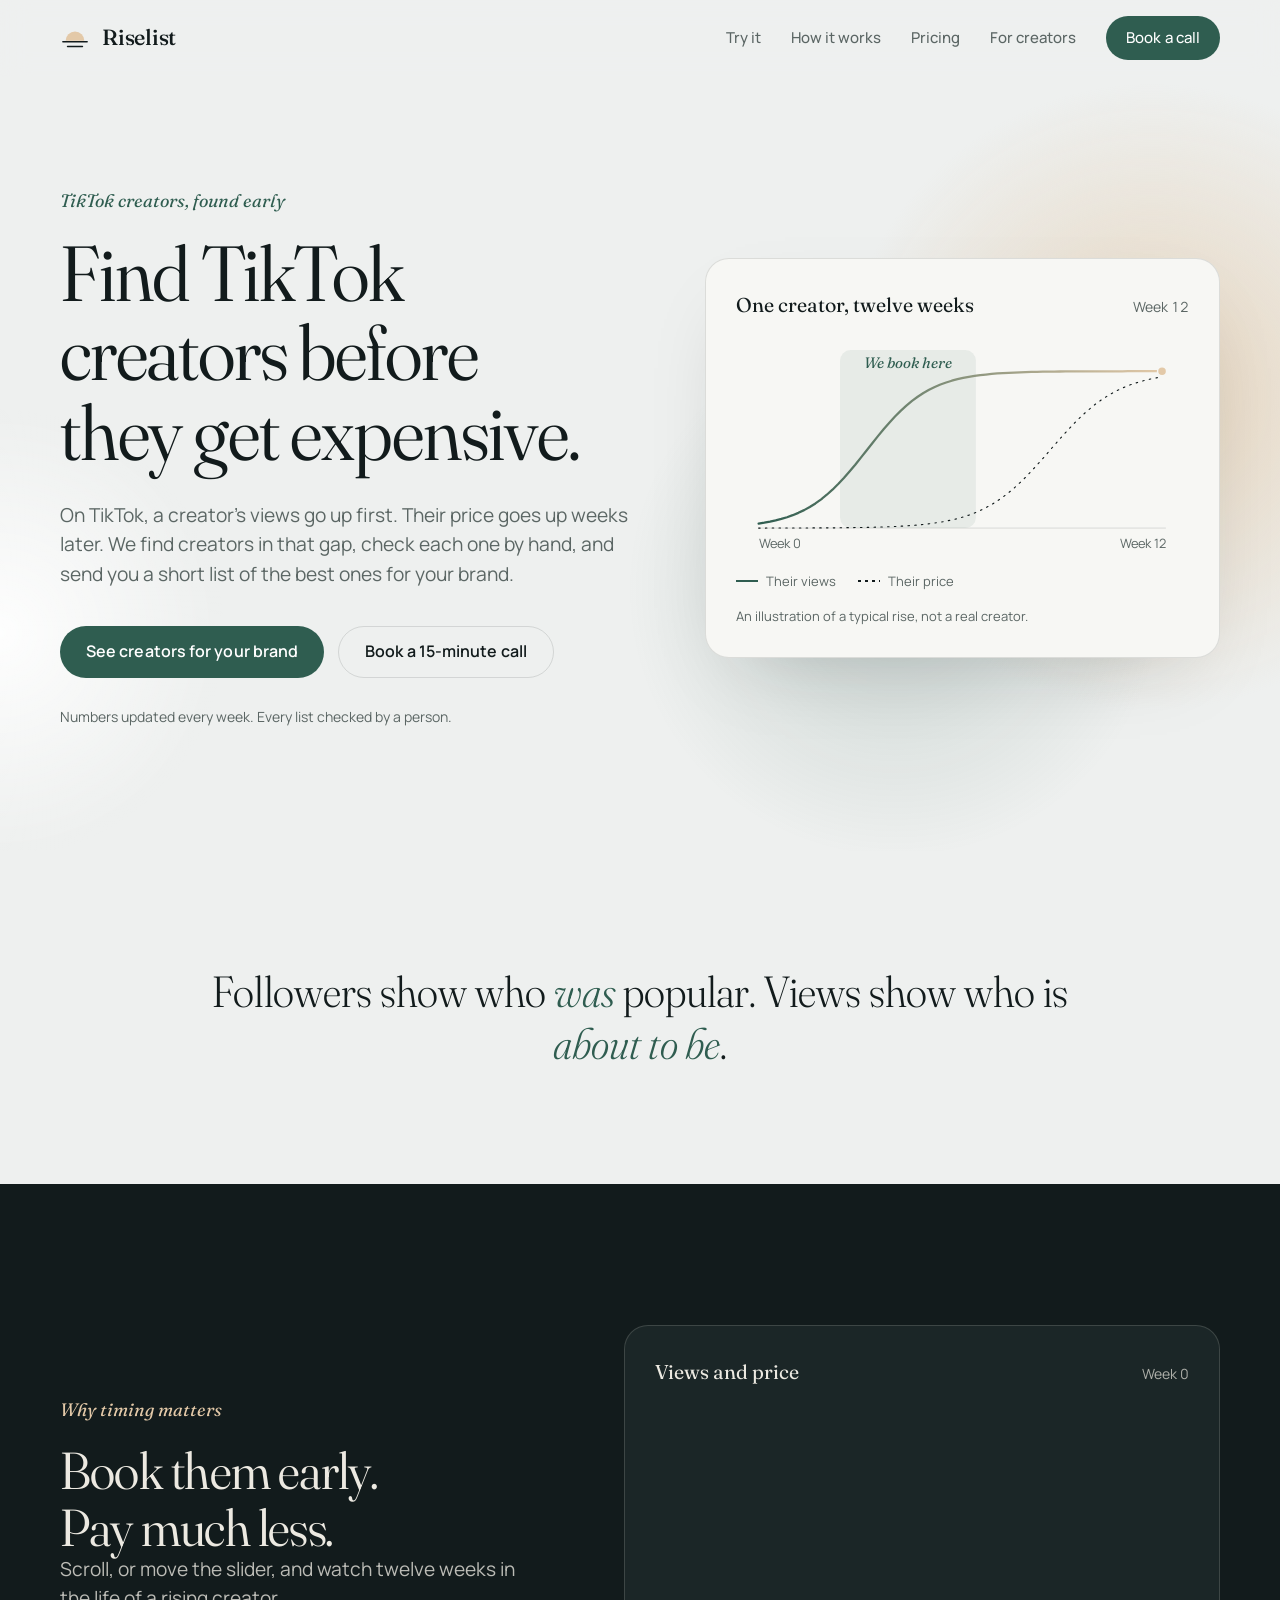
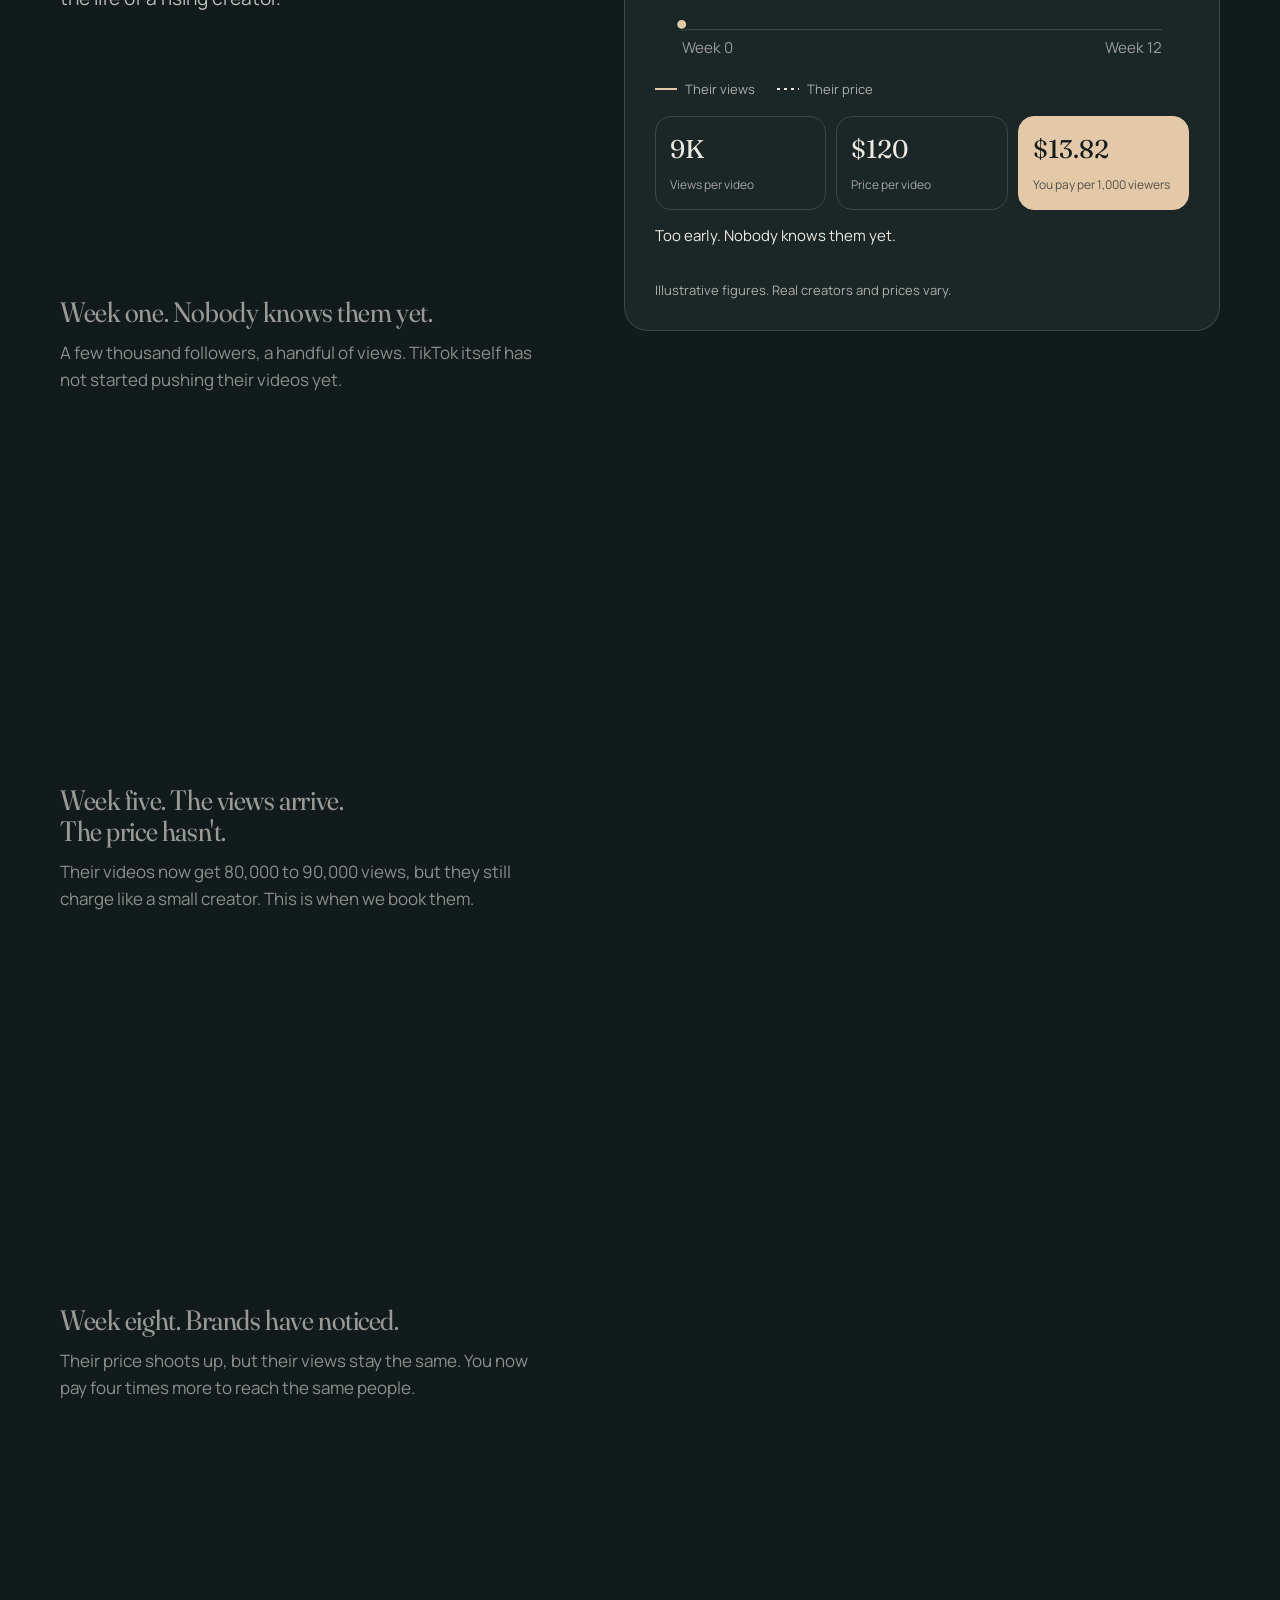
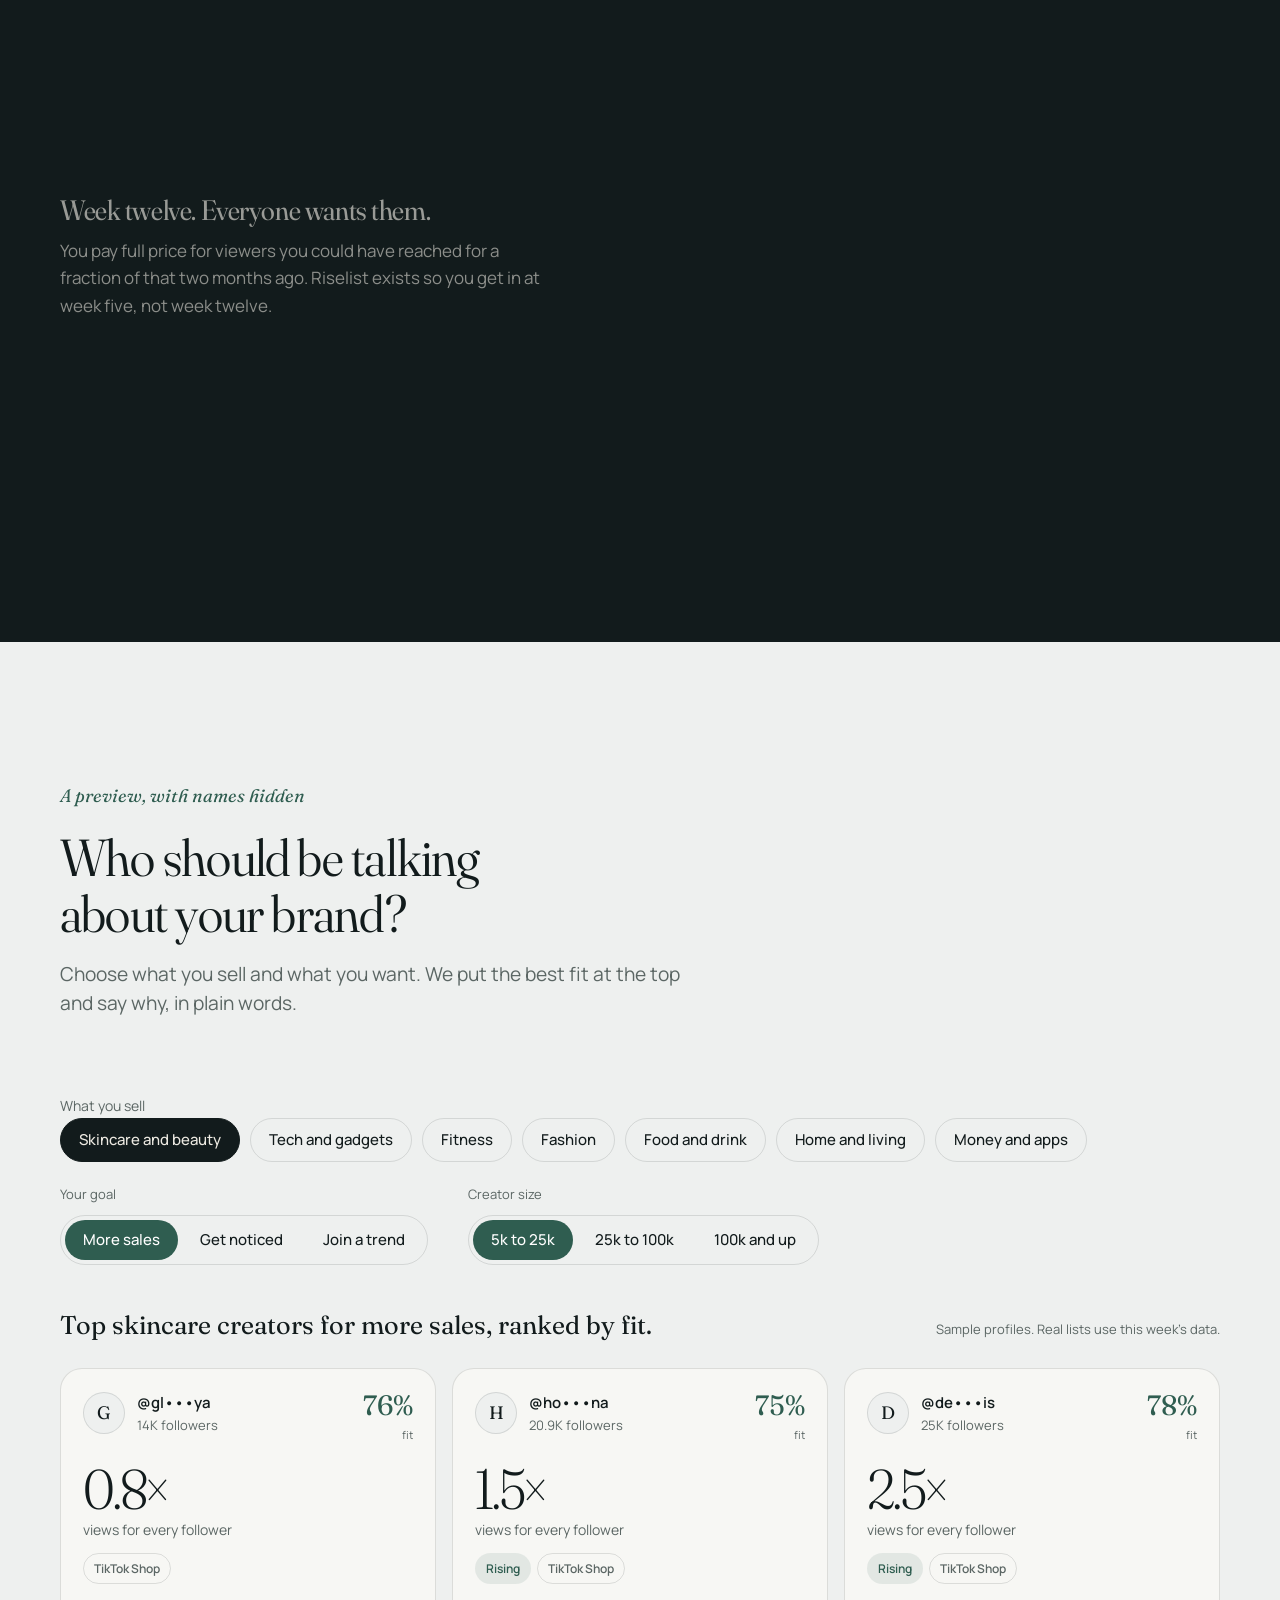
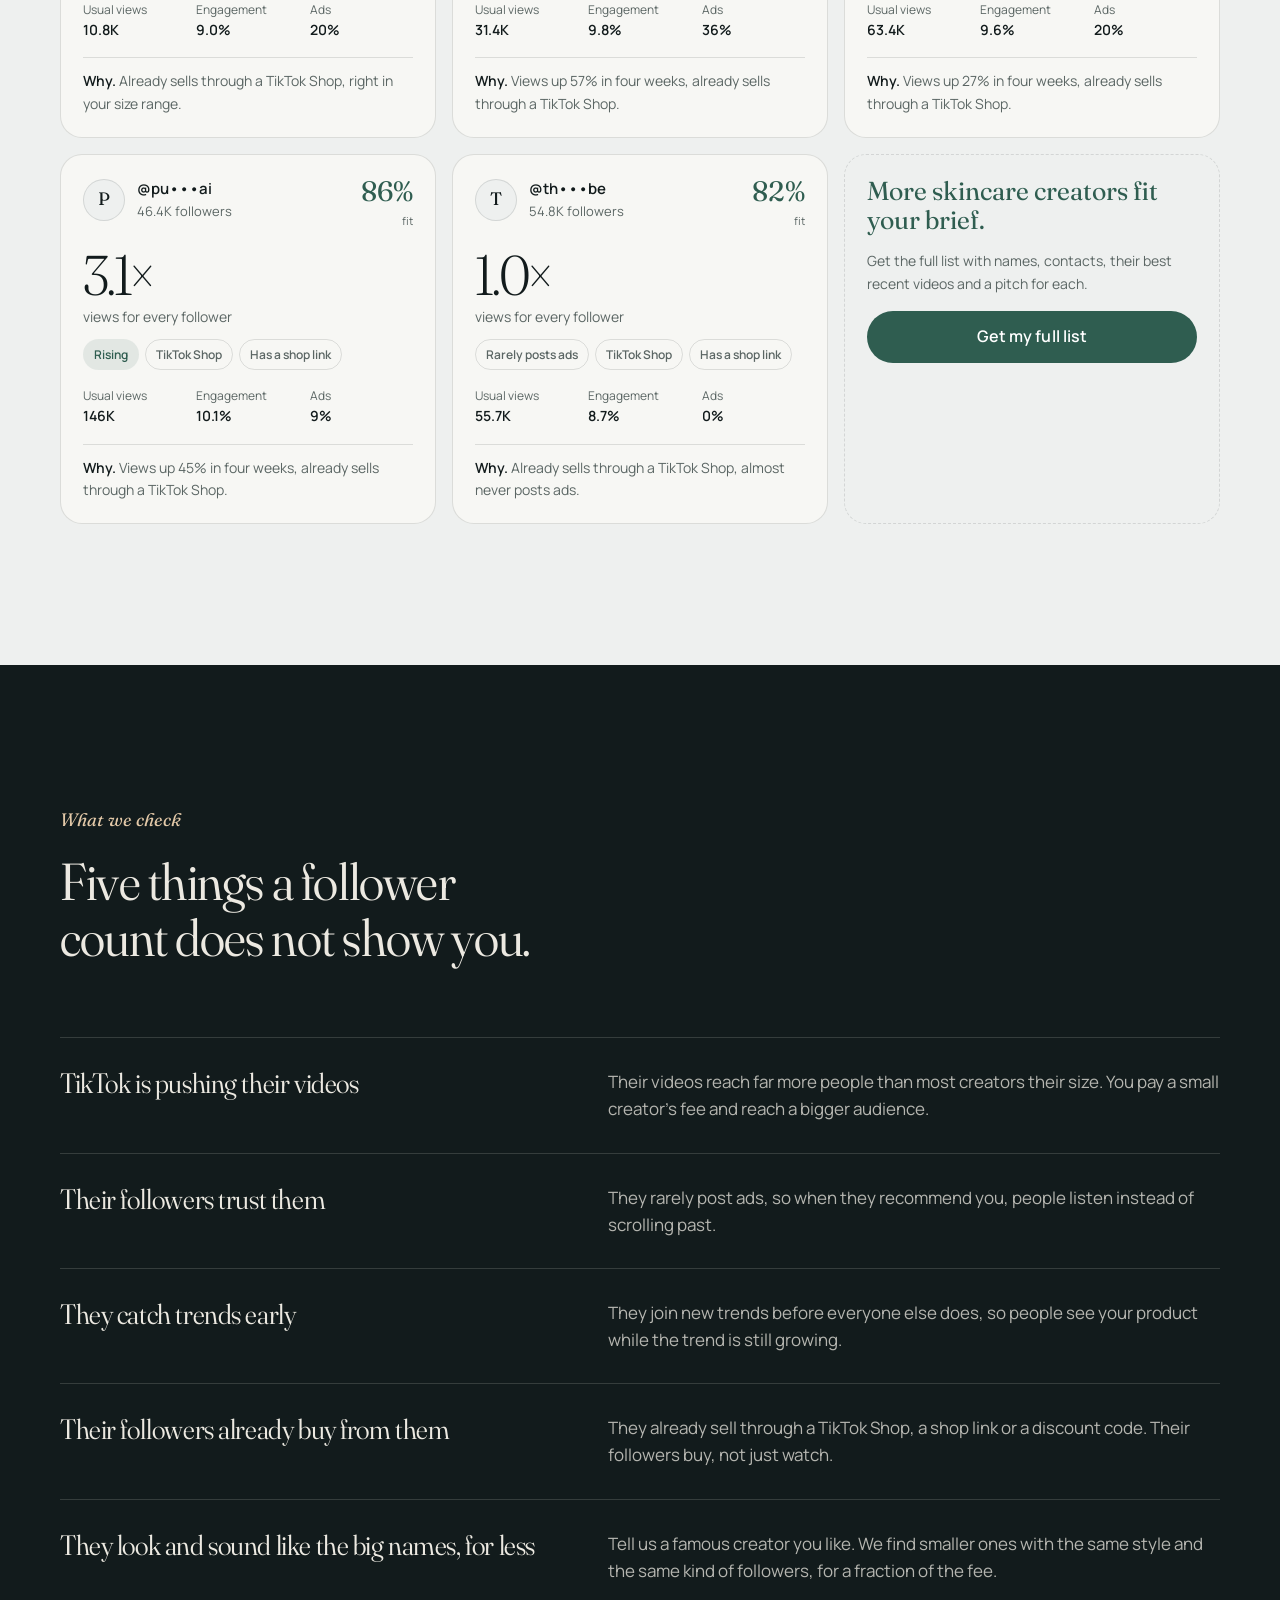
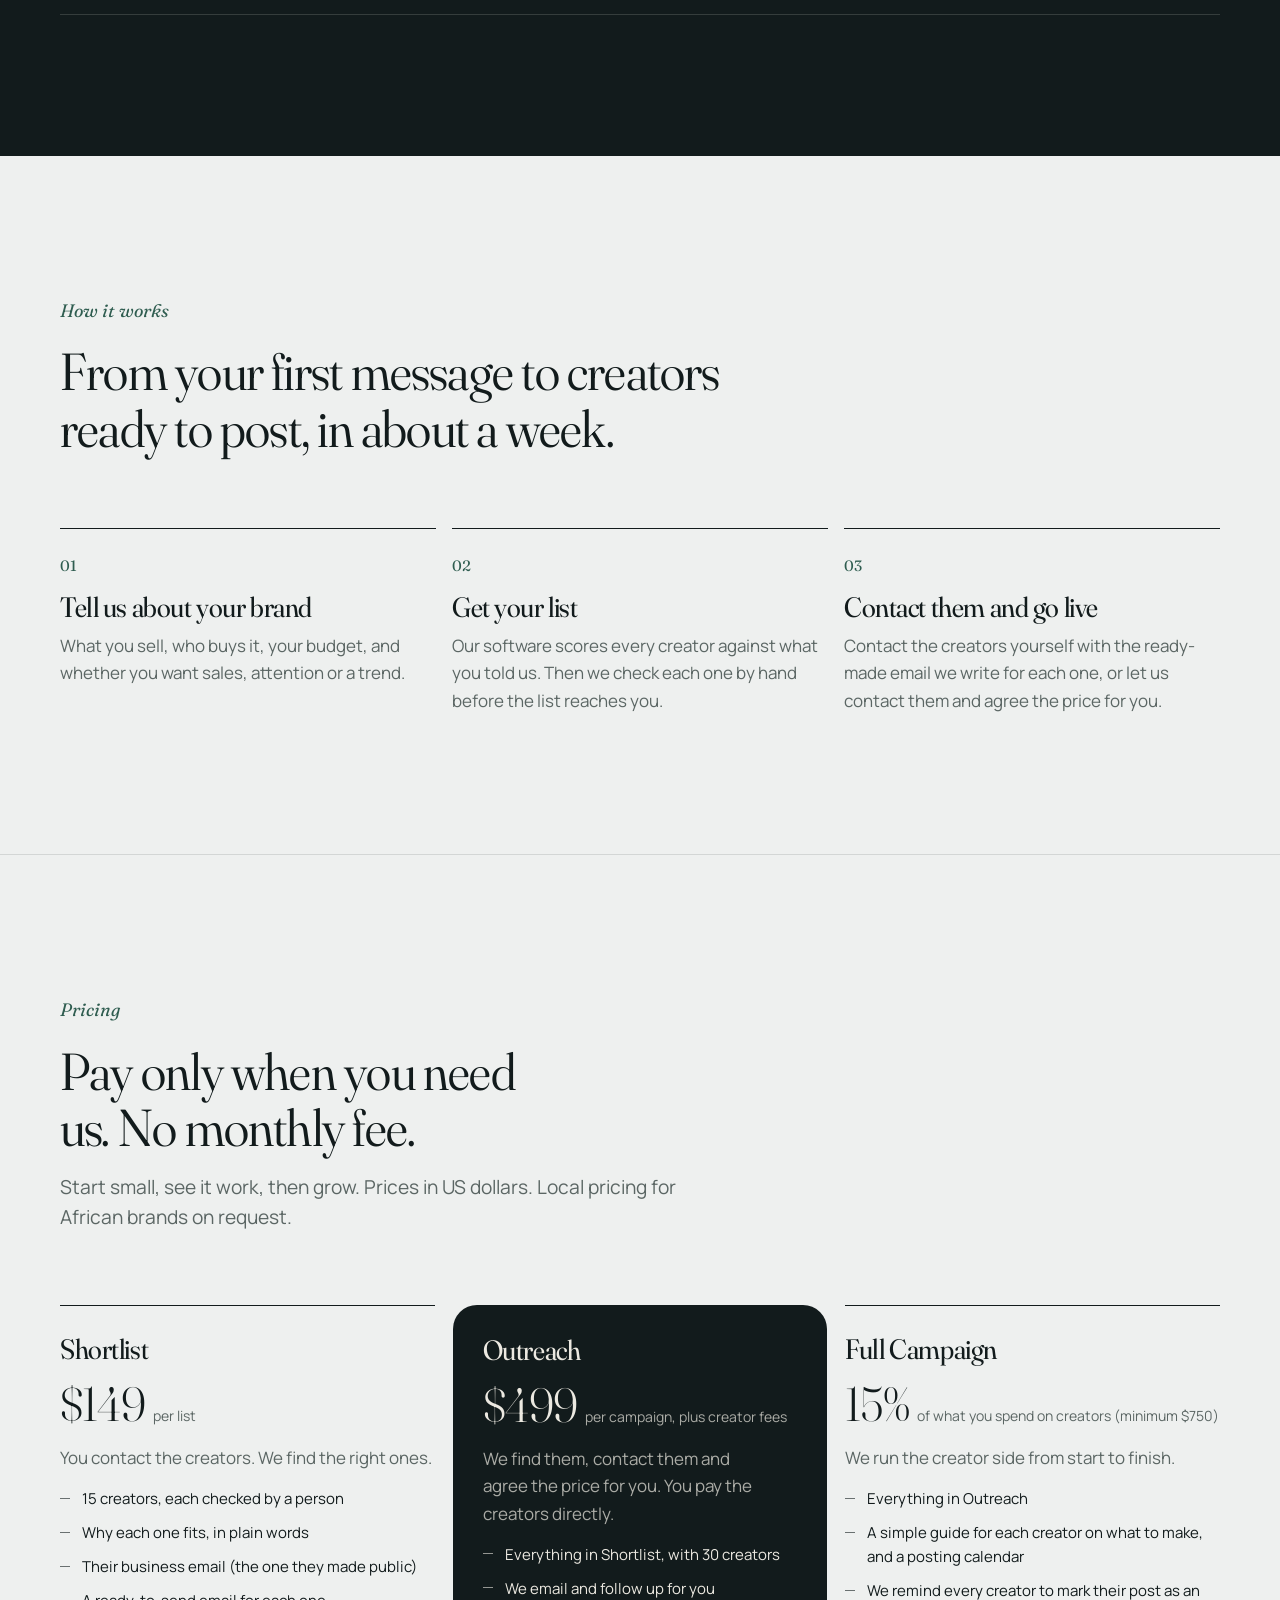
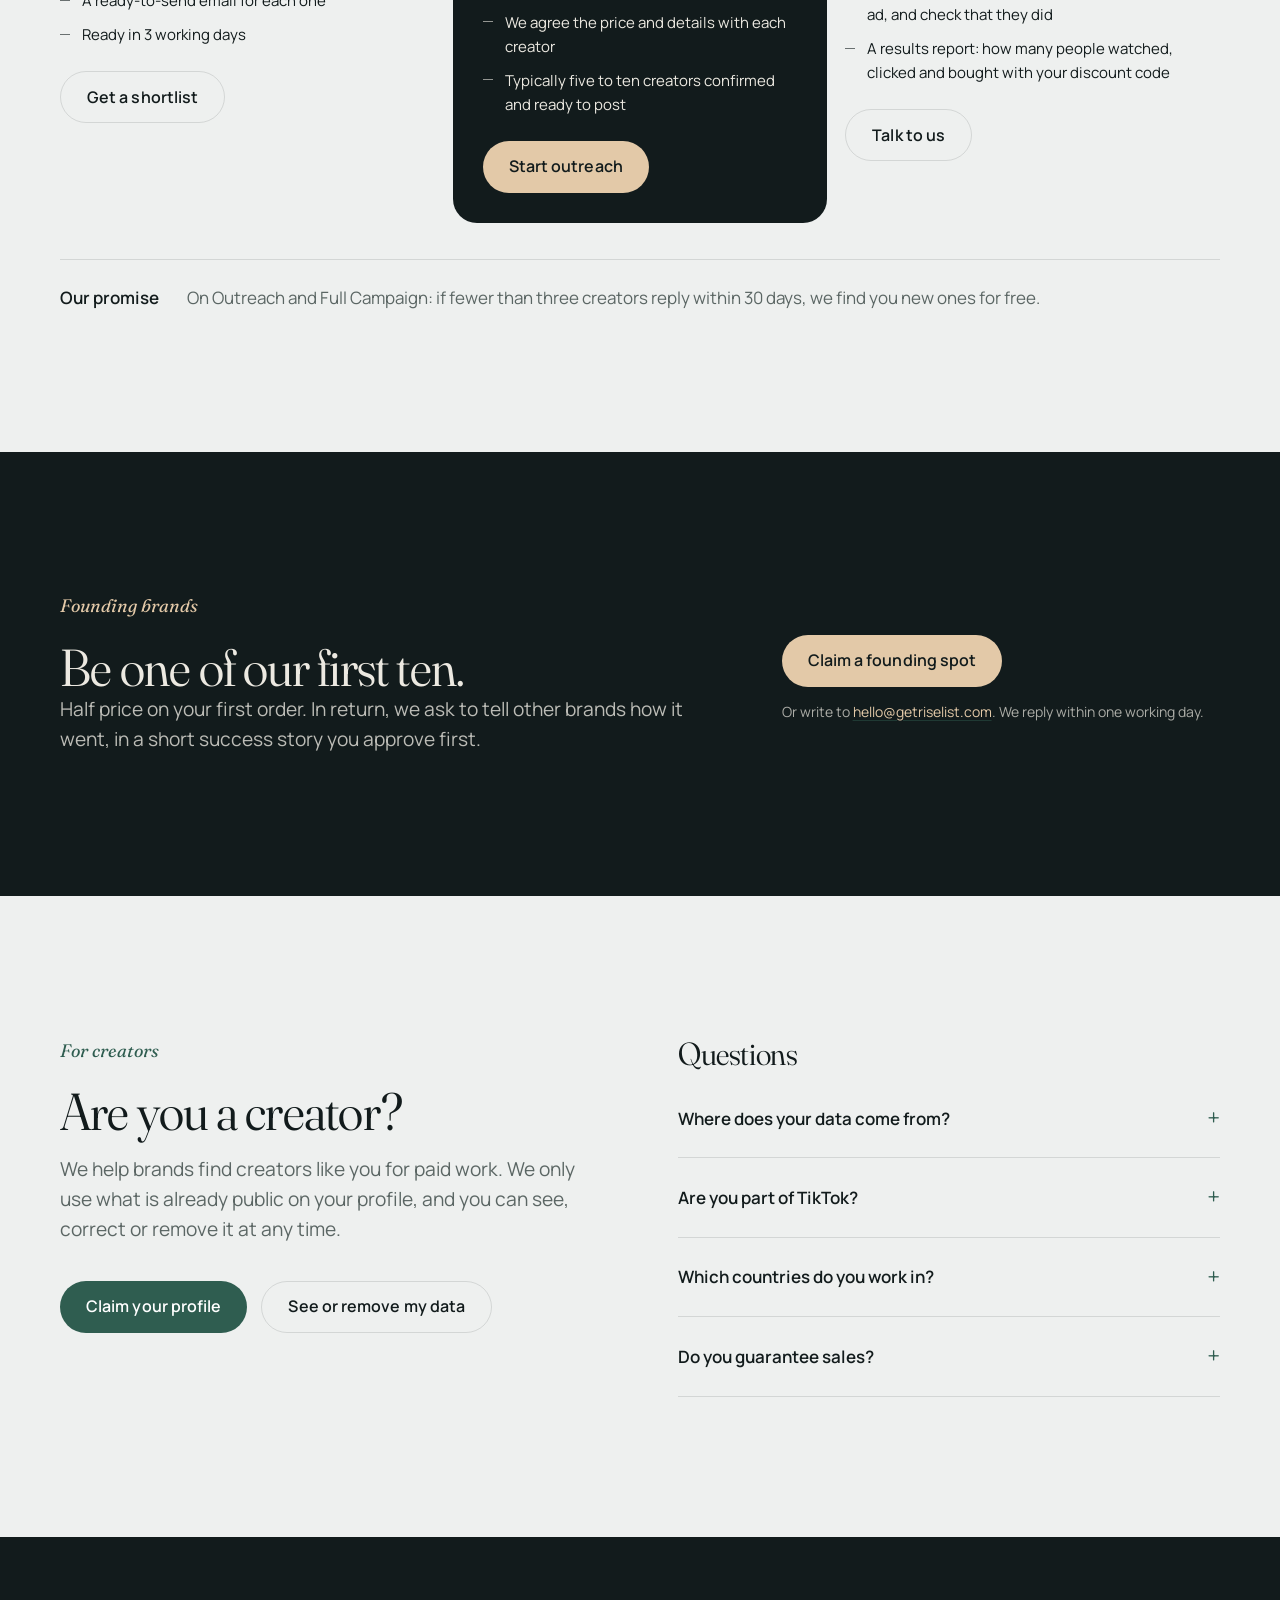
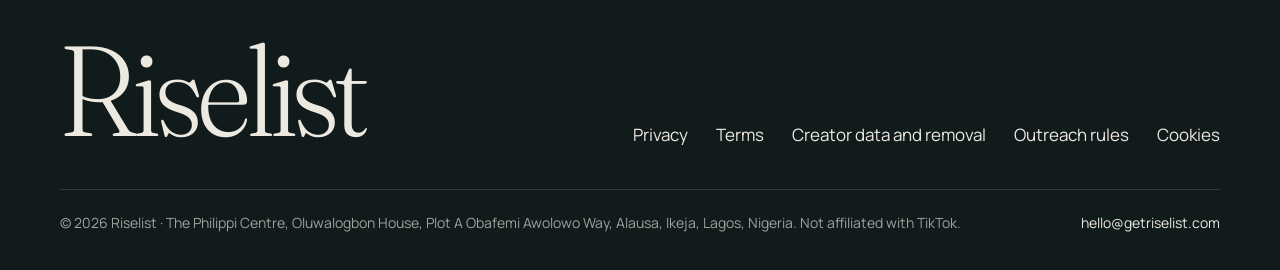
<file: index.html>
<!doctype html>
<html lang="en">
<head>
  <meta charset="utf-8">
  <meta name="viewport" content="width=device-width, initial-scale=1">
  <title>Riselist — Find TikTok creators before they get expensive</title>
  <script>document.documentElement.className += " js";</script>
  <meta name="description" content="Riselist finds TikTok creators whose views are rising faster than their price, checks each one by hand, and gives brands a short list of creators worth paying.">
  <meta name="theme-color" content="#EEF0EF">
  <link rel="canonical" href="https://getriselist.com/">
  <link rel="icon" href="/assets/favicon.svg" type="image/svg+xml">
  <meta property="og:title" content="Riselist — Find TikTok creators before they get expensive">
  <meta property="og:description" content="We find creators in the gap between rising views and rising prices, check each one by hand, and give you a short list of creators worth paying.">
  <meta property="og:type" content="website">
  <meta property="og:url" content="https://getriselist.com/">
  <meta property="og:image" content="https://getriselist.com/assets/og.png">
  <meta property="og:site_name" content="Riselist">
  <meta property="og:image:width" content="1200">
  <meta property="og:image:height" content="630">
  <meta property="og:image:alt" content="Riselist: Find TikTok creators before they get expensive.">
  <meta name="twitter:card" content="summary_large_image">
  <meta name="twitter:title" content="Riselist — Find TikTok creators before they get expensive">
  <meta name="twitter:description" content="We find creators in the gap between rising views and rising prices, check each one by hand, and give you a short list of creators worth paying.">
  <meta name="twitter:image" content="https://getriselist.com/assets/og.png">
  <link rel="apple-touch-icon" href="/assets/apple-touch-icon.png">
  <link rel="icon" type="image/png" sizes="32x32" href="/assets/favicon-32.png">
  <link rel="preload" href="/assets/fonts/fraunces-normal-latin.woff2" as="font" type="font/woff2" crossorigin>
  <link rel="preload" href="/assets/fonts/manrope-normal-latin.woff2" as="font" type="font/woff2" crossorigin>
  <link rel="stylesheet" href="/assets/fonts.css">
  <link rel="stylesheet" href="/assets/style.css">
</head>
<body>
<a class="skip" href="#main">Skip to content</a>

<header class="site-header" id="top">
  <div class="wrap">
    <a class="brand" href="/" aria-label="Riselist home">
      <svg class="brand-mark" viewBox="0 0 32 32" aria-hidden="true"><path d="M6 19a10 10 0 0 1 20 0z" fill="#E3C9A8"></path><path d="M3 20h26" stroke="#121B1C" stroke-width="1.5" stroke-linecap="round"></path><path d="M8 25h16" stroke="#121B1C" stroke-width="1.5" stroke-linecap="round"></path></svg>
      <span class="brand-name">Riselist</span>
    </a>
    <button type="button" class="nav-toggle" aria-expanded="false" aria-controls="nav" aria-label="Open menu">
      <svg class="ico-open" viewBox="0 0 20 20" fill="none" stroke="currentColor" stroke-width="1.6" stroke-linecap="round" aria-hidden="true"><path d="M3 6h14M3 10h14M3 14h14"></path></svg><svg class="ico-close" viewBox="0 0 20 20" fill="none" stroke="currentColor" stroke-width="1.6" stroke-linecap="round" aria-hidden="true"><path d="M5 5l10 10M15 5L5 15"></path></svg>
    </button>
    <nav class="nav" id="nav" aria-label="Main">
      <a href="#demo">Try it</a>
      <a href="#how">How it works</a>
      <a href="#pricing">Pricing</a>
      <a href="/creators.html">For creators</a>
      <a class="btn btn-primary" href="#book">Book a call</a>
    </nav>
  </div>
</header>

<main id="main">

  <!-- HERO -->
  <section class="hero" aria-labelledby="hero-title">
    <div class="dawn" aria-hidden="true"><span class="d1"></span><span class="d2"></span><span class="d3"></span></div>
    <div class="wrap">
      <div>
        <p class="label rv d1">TikTok creators, found early</p>
        <h1 id="hero-title" class="rv d2">Find TikTok creators before they get expensive.</h1>
        <p class="lead rv d3">On TikTok, a creator's views go up first. Their price goes up weeks later. We find creators in that gap, check each one by hand, and send you a short list of the best ones for your brand.</p>
        <div class="hero-actions rv d4">
          <a class="btn btn-primary" href="#demo">See creators for your brand</a>
          <a class="btn btn-ghost" href="#book">Book a 15-minute call</a>
        </div>
        <p class="hero-note rv d5">Numbers updated every week. Every list checked by a person.</p>
      </div>

      <figure class="rise-card rv d3" aria-describedby="rise-desc">
        <figcaption>
          <span class="ttl">One creator, twelve weeks</span>
          <span class="wk" id="hero-week">Week 0</span>
        </figcaption>
        <svg class="rise-svg" id="hero-svg" viewBox="0 0 600 300" role="img" aria-labelledby="rise-desc">
          <desc id="rise-desc">A creator's views rise steeply from week two while their price only starts to rise around week seven. The gap between is when Riselist books them.</desc>
          <defs>
            <linearGradient id="viewsGrad" x1="0" x2="1" y1="0" y2="0">
              <stop offset="0" stop-color="#2F5D50"></stop>
              <stop offset="1" stop-color="#E3C9A8"></stop>
            </linearGradient>
          </defs>
          <rect class="window" x="0" y="20" width="0" height="236" rx="14" fill="rgba(47,93,80,0.08)"></rect>
          <text class="window-label" x="0" y="44" text-anchor="middle" font-family="Fraunces, Georgia, serif" font-style="italic" font-size="20" fill="#2F5D50" opacity="0">We book here</text>
          <line x1="30" y1="256" x2="570" y2="256" stroke="rgba(18,27,28,0.18)" stroke-width="1"></line>
          <path class="price-path" d="" fill="none" stroke="#121B1C" stroke-width="1.5" stroke-dasharray="2 7" stroke-linecap="round"></path>
          <path class="views-path" d="" fill="none" stroke="url(#viewsGrad)" stroke-width="3" stroke-linecap="round" stroke-linejoin="round"></path>
          <circle class="views-dot" cx="30" cy="256" r="6" fill="#E3C9A8" stroke="#F7F7F4" stroke-width="2"></circle>
          <text x="30" y="282" font-family="Manrope, system-ui, sans-serif" font-size="17" fill="#5B6664">Week 0</text>
          <text x="570" y="282" text-anchor="end" font-family="Manrope, system-ui, sans-serif" font-size="17" fill="#5B6664">Week 12</text>
        </svg>
        <div class="legend" aria-hidden="true"><span><i></i>Their views</span><span><i class="dot"></i>Their price</span></div>
        <p class="caption">An illustration of a typical rise, not a real creator.</p>
      </figure>
    </div>
  </section>

  <!-- STATEMENT -->
  <section class="statement reveal" aria-label="Our view">
    <div class="wrap">
      <p>Followers show who <em>was</em> popular. Views show who is <em>about to be</em>.</p>
    </div>
  </section>

  <!-- SCROLL STORY -->
  <section class="section on-ink story" id="why" aria-labelledby="story-title">
    <div class="wrap">
      <div class="story-steps" id="story-steps">
        <div class="story-step active" data-week="0.5">
          <div class="inner">
            <p class="label">Why timing matters</p>
            <h2 id="story-title">Book them early. Pay much less.</h2>
            <p class="lead">Scroll, or move the slider, and watch twelve weeks in the life of a rising creator.</p>
          </div>
        </div>
        <div class="story-step" data-week="1.5">
          <div class="inner">
            <h3>Week one. Nobody knows them yet.</h3>
            <p>A few thousand followers, a handful of views. TikTok itself has not started pushing their videos yet.</p>
          </div>
        </div>
        <div class="story-step" data-week="5">
          <div class="inner">
            <h3>Week five. The views arrive.<br>The price hasn't.</h3>
            <p>Their videos now get 80,000 to 90,000 views, but they still charge like a small creator. This is when we book them.</p>
          </div>
        </div>
        <div class="story-step" data-week="8.5">
          <div class="inner">
            <h3>Week eight. Brands have noticed.</h3>
            <p>Their price shoots up, but their views stay the same. You now pay four times more to reach the same people.</p>
          </div>
        </div>
        <div class="story-step" data-week="12">
          <div class="inner">
            <h3>Week twelve. Everyone wants them.</h3>
            <p>You pay full price for viewers you could have reached for a fraction of that two months ago. Riselist exists so you get in at week five, not week twelve.</p>
          </div>
        </div>
      </div>

      <div class="story-stage">
        <figure class="rise-card">
          <figcaption>
            <span class="ttl">Views and price</span>
            <span class="wk" id="story-week">Week 0</span>
          </figcaption>
          <svg class="rise-svg" id="story-svg" viewBox="0 0 600 300" role="img" aria-label="Chart that follows the text: views rise early, price rises late.">
            <defs>
              <linearGradient id="viewsGrad2" x1="0" x2="1" y1="0" y2="0">
                <stop offset="0" stop-color="#8FB5A8"></stop>
                <stop offset="1" stop-color="#E3C9A8"></stop>
              </linearGradient>
            </defs>
            <rect class="window" x="0" y="20" width="0" height="236" rx="14" fill="rgba(227,201,168,0.10)"></rect>
            <text class="window-label" x="0" y="44" text-anchor="middle" font-family="Fraunces, Georgia, serif" font-style="italic" font-size="20" fill="#E3C9A8" opacity="0">We book here</text>
            <line x1="30" y1="256" x2="570" y2="256" stroke="rgba(236,233,225,0.22)" stroke-width="1"></line>
            <path class="price-path" d="" fill="none" stroke="#ECE9E1" stroke-width="1.5" stroke-dasharray="2 7" stroke-linecap="round"></path>
            <path class="views-path" d="" fill="none" stroke="url(#viewsGrad2)" stroke-width="3" stroke-linecap="round" stroke-linejoin="round"></path>
            <circle class="views-dot" cx="30" cy="256" r="6" fill="#E3C9A8" stroke="#1B2627" stroke-width="2"></circle>
            <text x="30" y="282" font-family="Manrope, system-ui, sans-serif" font-size="17" fill="rgba(236,233,225,0.6)">Week 0</text>
            <text x="570" y="282" text-anchor="end" font-family="Manrope, system-ui, sans-serif" font-size="17" fill="rgba(236,233,225,0.6)">Week 12</text>
          </svg>
          <div class="legend" aria-hidden="true"><span><i></i>Their views</span><span><i class="dot"></i>Their price</span></div>
          <div class="stats" aria-live="polite">
            <div class="stat"><b id="st-views">9K</b><span>Views per video</span></div>
            <div class="stat"><b id="st-price">$120</b><span>Price per video</span></div>
            <div class="stat hi"><b id="st-cpm">$13.80</b><span>You pay per 1,000 viewers</span></div>
          </div>
          <p class="verdict" id="st-verdict">Too early. Nobody knows them yet.</p>
          <div class="story-scrub">
            <label for="story-range">Move through the twelve weeks</label>
            <input id="story-range" type="range" min="0" max="12" step="0.25" value="0">
          </div>
          <p class="caption">Illustrative figures. Real creators and prices vary.</p>
        </figure>
      </div>
    </div>
  </section>

  <!-- DEMO -->
  <section class="section" id="demo" aria-labelledby="demo-title">
    <div class="wrap">
      <div class="section-head reveal">
        <p class="label">A preview, with names hidden</p>
        <h2 id="demo-title">Who should be talking about your brand?</h2>
        <p class="lead">Choose what you sell and what you want. We put the best fit at the top and say why, in plain words.</p>
      </div>

      <div class="controls reveal">
        <div class="group">
          <span class="muted small">What you sell</span>
          <div class="chips" id="cats" role="group" aria-label="What you sell"></div>
        </div>
        <div class="control-row">
          <div class="group">
            <span>Your goal</span>
            <div class="seg" id="goals" role="group" aria-label="Your goal"></div>
          </div>
          <div class="group">
            <span>Creator size</span>
            <div class="seg" id="sizes" role="group" aria-label="Creator size"></div>
          </div>
        </div>
      </div>

      <div class="demo-summary">
        <p class="ttl" id="demo-summary">Top skincare creators for more sales, ranked by fit.</p>
        <p class="note">Sample profiles. Real lists use this week's data.</p>
      </div>

      <div class="cards" id="cards" aria-live="polite"></div>
    </div>
  </section>

  <!-- WHAT WE CHECK -->
  <section class="section on-ink" id="checks" aria-labelledby="checks-title">
    <div class="wrap">
      <div class="section-head reveal">
        <p class="label">What we check</p>
        <h2 id="checks-title">Five things a follower count does not show you.</h2>
      </div>
      <ul class="checks stagger">
        <li><h3>TikTok is pushing their videos</h3><p>Their videos reach far more people than most creators their size. You pay a small creator's fee and reach a bigger audience.</p></li>
        <li><h3>Their followers trust them</h3><p>They rarely post ads, so when they recommend you, people listen instead of scrolling past.</p></li>
        <li><h3>They catch trends early</h3><p>They join new trends before everyone else does, so people see your product while the trend is still growing.</p></li>
        <li><h3>Their followers already buy from them</h3><p>They already sell through a TikTok Shop, a shop link or a discount code. Their followers buy, not just watch.</p></li>
        <li><h3>They look and sound like the big names, for less</h3><p>Tell us a famous creator you like. We find smaller ones with the same style and the same kind of followers, for a fraction of the fee.</p></li>
      </ul>
    </div>
  </section>

  <!-- HOW IT WORKS -->
  <section class="section" id="how" aria-labelledby="how-title">
    <div class="wrap">
      <div class="section-head reveal">
        <p class="label">How it works</p>
        <h2 id="how-title">From your first message to creators ready to post, in about a week.</h2>
      </div>
      <ol class="steps stagger">
        <li><h3>Tell us about your brand</h3><p>What you sell, who buys it, your budget, and whether you want sales, attention or a trend.</p></li>
        <li><h3>Get your list</h3><p>Our software scores every creator against what you told us. Then we check each one by hand before the list reaches you.</p></li>
        <li><h3>Contact them and go live</h3><p>Contact the creators yourself with the ready-made email we write for each one, or let us contact them and agree the price for you.</p></li>
      </ol>
    </div>
  </section>

  <!-- PRICING -->
  <section class="section" id="pricing" aria-labelledby="pricing-title">
    <div class="wrap">
      <div class="section-head reveal">
        <p class="label">Pricing</p>
        <h2 id="pricing-title">Pay only when you need us. No monthly fee.</h2>
        <p class="lead">Start small, see it work, then grow. Prices in US dollars. Local pricing for African brands on request.</p>
      </div>
      <div class="plans stagger">
        <div class="plan">
          <h3>Shortlist</h3>
          <p class="price">$149<small>per list</small></p>
          <p class="muted">You contact the creators. We find the right ones.</p>
          <ul>
            <li>15 creators, each checked by a person</li>
            <li>Why each one fits, in plain words</li>
            <li>Their business email (the one they made public)</li>
            <li>A ready-to-send email for each one</li>
            <li>Ready in 3 working days</li>
          </ul>
          <a class="btn btn-ghost" href="#book">Get a shortlist</a>
        </div>
        <div class="plan featured on-ink">
          <h3>Outreach</h3>
          <p class="price">$499<small>per campaign, plus creator fees</small></p>
          <p class="muted">We find them, contact them and agree the price for you. You pay the creators directly.</p>
          <ul>
            <li>Everything in Shortlist, with 30 creators</li>
            <li>We email and follow up for you</li>
            <li>We agree the price and details with each creator</li>
            <li>Typically five to ten creators confirmed and ready to post</li>
          </ul>
          <a class="btn btn-primary" href="#book">Start outreach</a>
        </div>
        <div class="plan">
          <h3>Full Campaign</h3>
          <p class="price">15%<small>of what you spend on creators (minimum $750)</small></p>
          <p class="muted">We run the creator side from start to finish.</p>
          <ul>
            <li>Everything in Outreach</li>
            <li>A simple guide for each creator on what to make, and a posting calendar</li>
            <li>We remind every creator to mark their post as an ad, and check that they did</li>
            <li>A results report: how many people watched, clicked and bought with your discount code</li>
          </ul>
          <a class="btn btn-ghost" href="#book">Talk to us</a>
        </div>
      </div>
      <div class="promise reveal">
        <b>Our promise</b>
        <span class="muted">On Outreach and Full Campaign: if fewer than three creators reply within 30 days, we find you new ones for free.</span>
      </div>
    </div>
  </section>

  <!-- FOUNDING -->
  <section class="section on-ink founding" id="book" aria-labelledby="founding-title">
    <div class="wrap">
      <div class="reveal">
        <p class="label">Founding brands</p>
        <h2 id="founding-title">Be one of our first ten.</h2>
        <p class="lead">Half price on your first order. In return, we ask to tell other brands how it went, in a short success story you approve first.</p>
      </div>
      <div class="reveal">
        <a class="btn btn-primary" href="mailto:hello@getriselist.com?subject=Founding%20brand%20at%20Riselist">Claim a founding spot</a>
        <p class="small founding-alt">Or write to <a class="founding-link" href="mailto:hello@getriselist.com">hello@getriselist.com</a>. We reply within one working day.</p>
      </div>
    </div>
  </section>

  <!-- CREATORS + FAQ -->
  <section class="section" id="creators" aria-labelledby="creators-title">
    <div class="wrap two">
      <div class="reveal">
        <p class="label">For creators</p>
        <h2 id="creators-title">Are you a creator?</h2>
        <p class="lead mt-16">We help brands find creators like you for paid work. We only use what is already public on your profile, and you can see, correct or remove it at any time.</p>
        <div class="hero-actions">
          <a class="btn btn-primary" href="/creators.html#claim">Claim your profile</a>
          <a class="btn btn-ghost" href="/creators.html#remove">See or remove my data</a>
        </div>
      </div>
      <div class="faq reveal">
        <h2 class="faq-title">Questions</h2>
        <details><summary>Where does your data come from?</summary><p>From what creators show publicly on TikTok and, soon, from creators who connect their own accounts. We look at every profile before it is added, and we update the numbers every week.</p></details>
        <details><summary>Are you part of TikTok?</summary><p>No. Riselist is an independent company. We are not connected to, or approved by, TikTok.</p></details>
        <details><summary>Which countries do you work in?</summary><p>Everywhere. Tell us where your customers are and we find creators whose audience lives there.</p></details>
        <details><summary>Do you guarantee sales?</summary><p>No one honestly can. We improve your chances by choosing creators people actually watch, trust and buy from.</p></details>
      </div>
    </div>
  </section>

</main>

<footer class="site-footer">
  <div class="wrap">
    <div class="top">
      <p class="wordmark">Riselist</p>
      <nav aria-label="Legal and policies">
        <a href="/privacy.html">Privacy</a>
        <a href="/terms.html">Terms</a>
        <a href="/creators.html">Creator data and removal</a>
        <a href="/outreach-rules.html">Outreach rules</a>
        <a href="/cookies.html">Cookies</a>
      </nav>
    </div>
    <div class="bottom">
      <span>© 2026 Riselist · The Philippi Centre, Oluwalogbon House, Plot A Obafemi Awolowo Way, Alausa, Ikeja, Lagos, Nigeria. Not affiliated with TikTok.</span>
      <span><a href="mailto:hello@getriselist.com">hello@getriselist.com</a></span>
    </div>
  </div>
</footer>

<script src="/assets/main.js" defer></script>
</body>
</html>
</file>
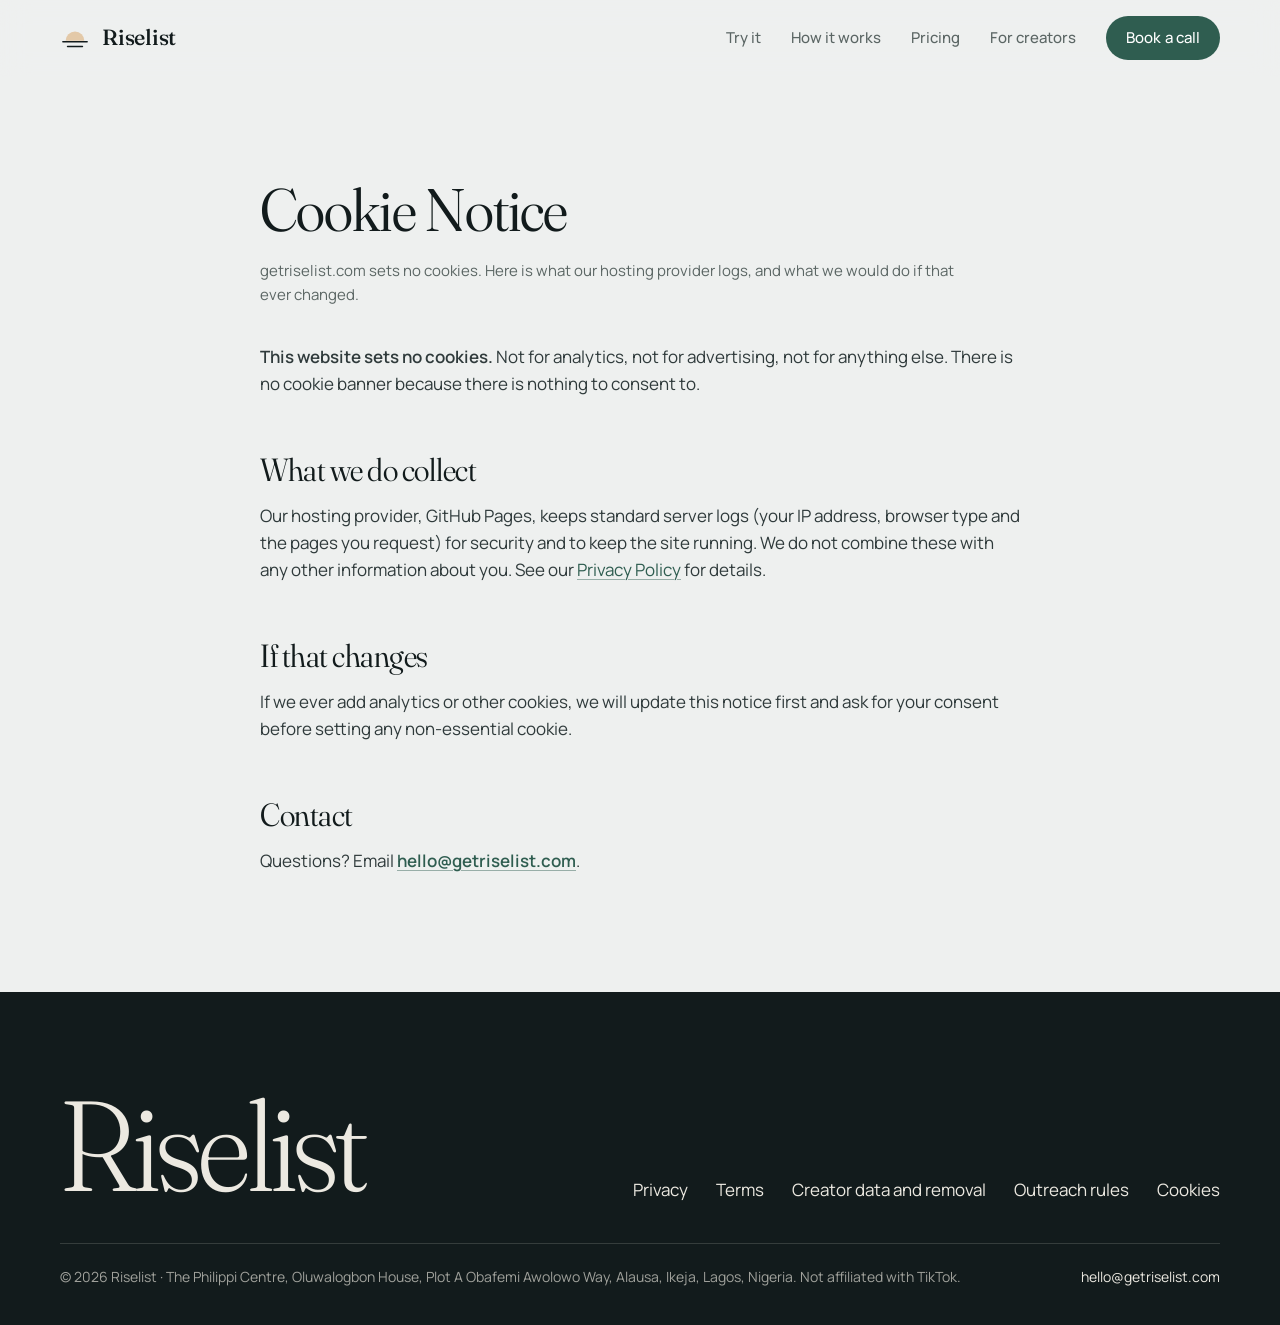
<file: cookies.html>
<!doctype html>
<html lang="en">
<head>
  <meta charset="utf-8">
  <meta name="viewport" content="width=device-width, initial-scale=1">
  <title>Cookie Notice — Riselist</title>
  <script>document.documentElement.className += " js";</script>
  <meta name="description" content="getriselist.com sets no cookies. Here is what our hosting provider logs, and what we would do if that ever changed.">
  <meta name="theme-color" content="#EEF0EF">
  <link rel="canonical" href="https://getriselist.com/cookies.html">
  <meta property="og:title" content="Cookie Notice — Riselist">
  <meta property="og:description" content="getriselist.com sets no cookies. Here is what our hosting provider logs, and what we would do if that ever changed.">
  <meta property="og:type" content="website">
  <meta property="og:url" content="https://getriselist.com/cookies.html">
  <meta property="og:site_name" content="Riselist">
  <meta property="og:image" content="https://getriselist.com/assets/og.png">
  <meta name="twitter:card" content="summary_large_image">
  <link rel="icon" href="/assets/favicon.svg" type="image/svg+xml">
  <link rel="icon" type="image/png" sizes="32x32" href="/assets/favicon-32.png">
  <link rel="apple-touch-icon" href="/assets/apple-touch-icon.png">
  <link rel="preload" href="/assets/fonts/fraunces-normal-latin.woff2" as="font" type="font/woff2" crossorigin>
  <link rel="preload" href="/assets/fonts/manrope-normal-latin.woff2" as="font" type="font/woff2" crossorigin>
  <link rel="stylesheet" href="/assets/fonts.css">
  <link rel="stylesheet" href="/assets/style.css">
</head>
<body>
<a class="skip" href="#main">Skip to content</a>
<header class="site-header">
  <div class="wrap">
    <a class="brand" href="/" aria-label="Riselist home">
      <svg class="brand-mark" viewBox="0 0 32 32" aria-hidden="true"><path d="M6 19a10 10 0 0 1 20 0z" fill="#E3C9A8"></path><path d="M3 20h26" stroke="#121B1C" stroke-width="1.5" stroke-linecap="round"></path><path d="M8 25h16" stroke="#121B1C" stroke-width="1.5" stroke-linecap="round"></path></svg>
      <span class="brand-name">Riselist</span>
    </a>
    <button type="button" class="nav-toggle" aria-expanded="false" aria-controls="nav" aria-label="Open menu">
      <svg class="ico-open" viewBox="0 0 20 20" fill="none" stroke="currentColor" stroke-width="1.6" stroke-linecap="round" aria-hidden="true"><path d="M3 6h14M3 10h14M3 14h14"></path></svg><svg class="ico-close" viewBox="0 0 20 20" fill="none" stroke="currentColor" stroke-width="1.6" stroke-linecap="round" aria-hidden="true"><path d="M5 5l10 10M15 5L5 15"></path></svg>
    </button>
    <nav class="nav" id="nav" aria-label="Main">
      <a href="/#demo">Try it</a>
      <a href="/#how">How it works</a>
      <a href="/#pricing">Pricing</a>
      <a href="/creators.html">For creators</a>
      <a class="btn btn-primary" href="/#book">Book a call</a>
    </nav>
  </div>
</header>
<main id="main" class="page">
  <div class="wrap">
    <h1>Cookie Notice</h1>
    <p class="meta">getriselist.com sets no cookies. Here is what our hosting provider logs, and what we would do if that ever changed.</p>
    <p><strong>This website sets no cookies.</strong> Not for analytics, not for advertising, not for anything else. There is no cookie banner because there is nothing to consent to.</p>
<h2>What we do collect</h2>
<p>Our hosting provider, GitHub Pages, keeps standard server logs (your IP address, browser type and the pages you request) for security and to keep the site running. We do not combine these with any other information about you. See our <a href="/privacy.html">Privacy Policy</a> for details.</p>
<h2>If that changes</h2>
<p>If we ever add analytics or other cookies, we will update this notice first and ask for your consent before setting any non-essential cookie.</p>
<h2>Contact</h2>
<p>Questions? Email <strong><a href="mailto:hello@getriselist.com">hello@getriselist.com</a></strong>.</p>
  </div>
</main>
<footer class="site-footer">
  <div class="wrap">
    <div class="top">
      <p class="wordmark">Riselist</p>
      <nav aria-label="Legal and policies">
        <a href="/privacy.html">Privacy</a>
        <a href="/terms.html">Terms</a>
        <a href="/creators.html">Creator data and removal</a>
        <a href="/outreach-rules.html">Outreach rules</a>
        <a href="/cookies.html">Cookies</a>
      </nav>
    </div>
    <div class="bottom">
      <span>© 2026 Riselist · The Philippi Centre, Oluwalogbon House, Plot A Obafemi Awolowo Way, Alausa, Ikeja, Lagos, Nigeria. Not affiliated with TikTok.</span>
      <span><a href="mailto:hello@getriselist.com">hello@getriselist.com</a></span>
    </div>
  </div>
</footer>
<script src="/assets/main.js" defer></script>
</body>
</html>
</file>
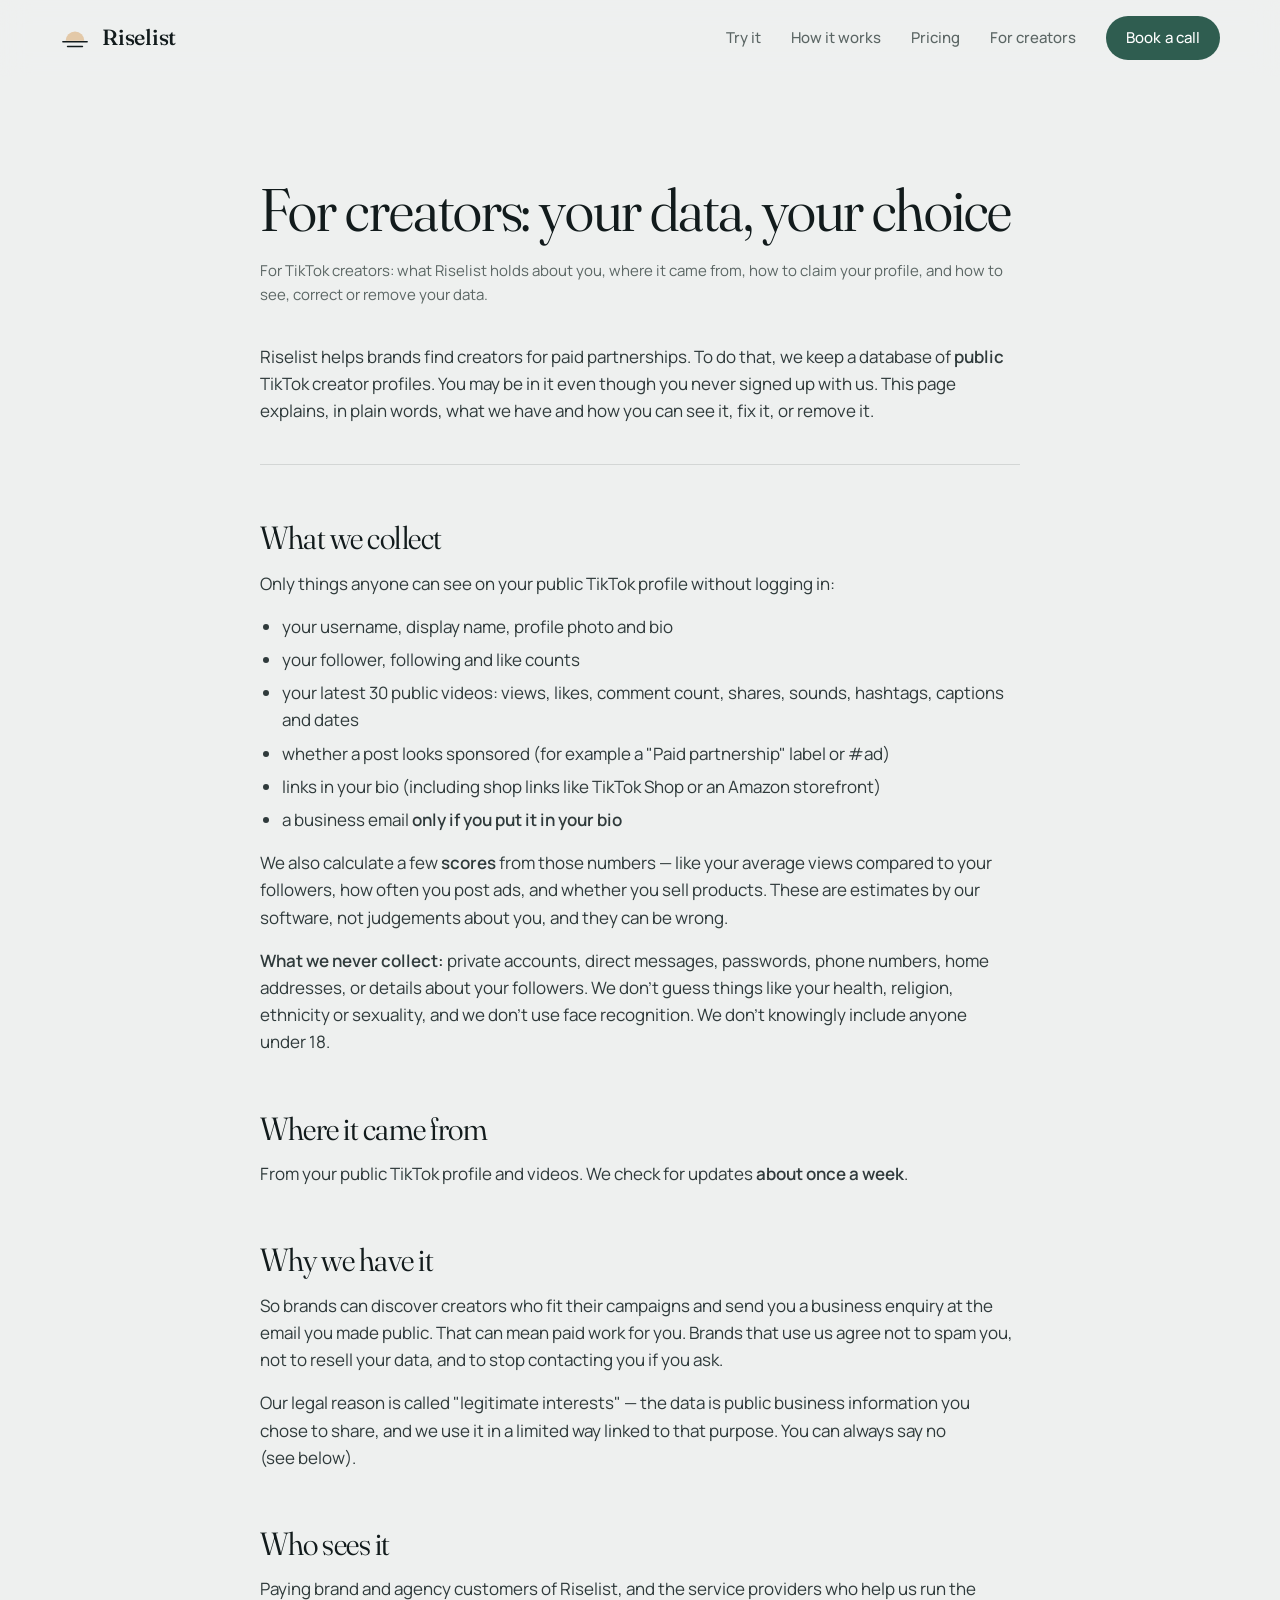
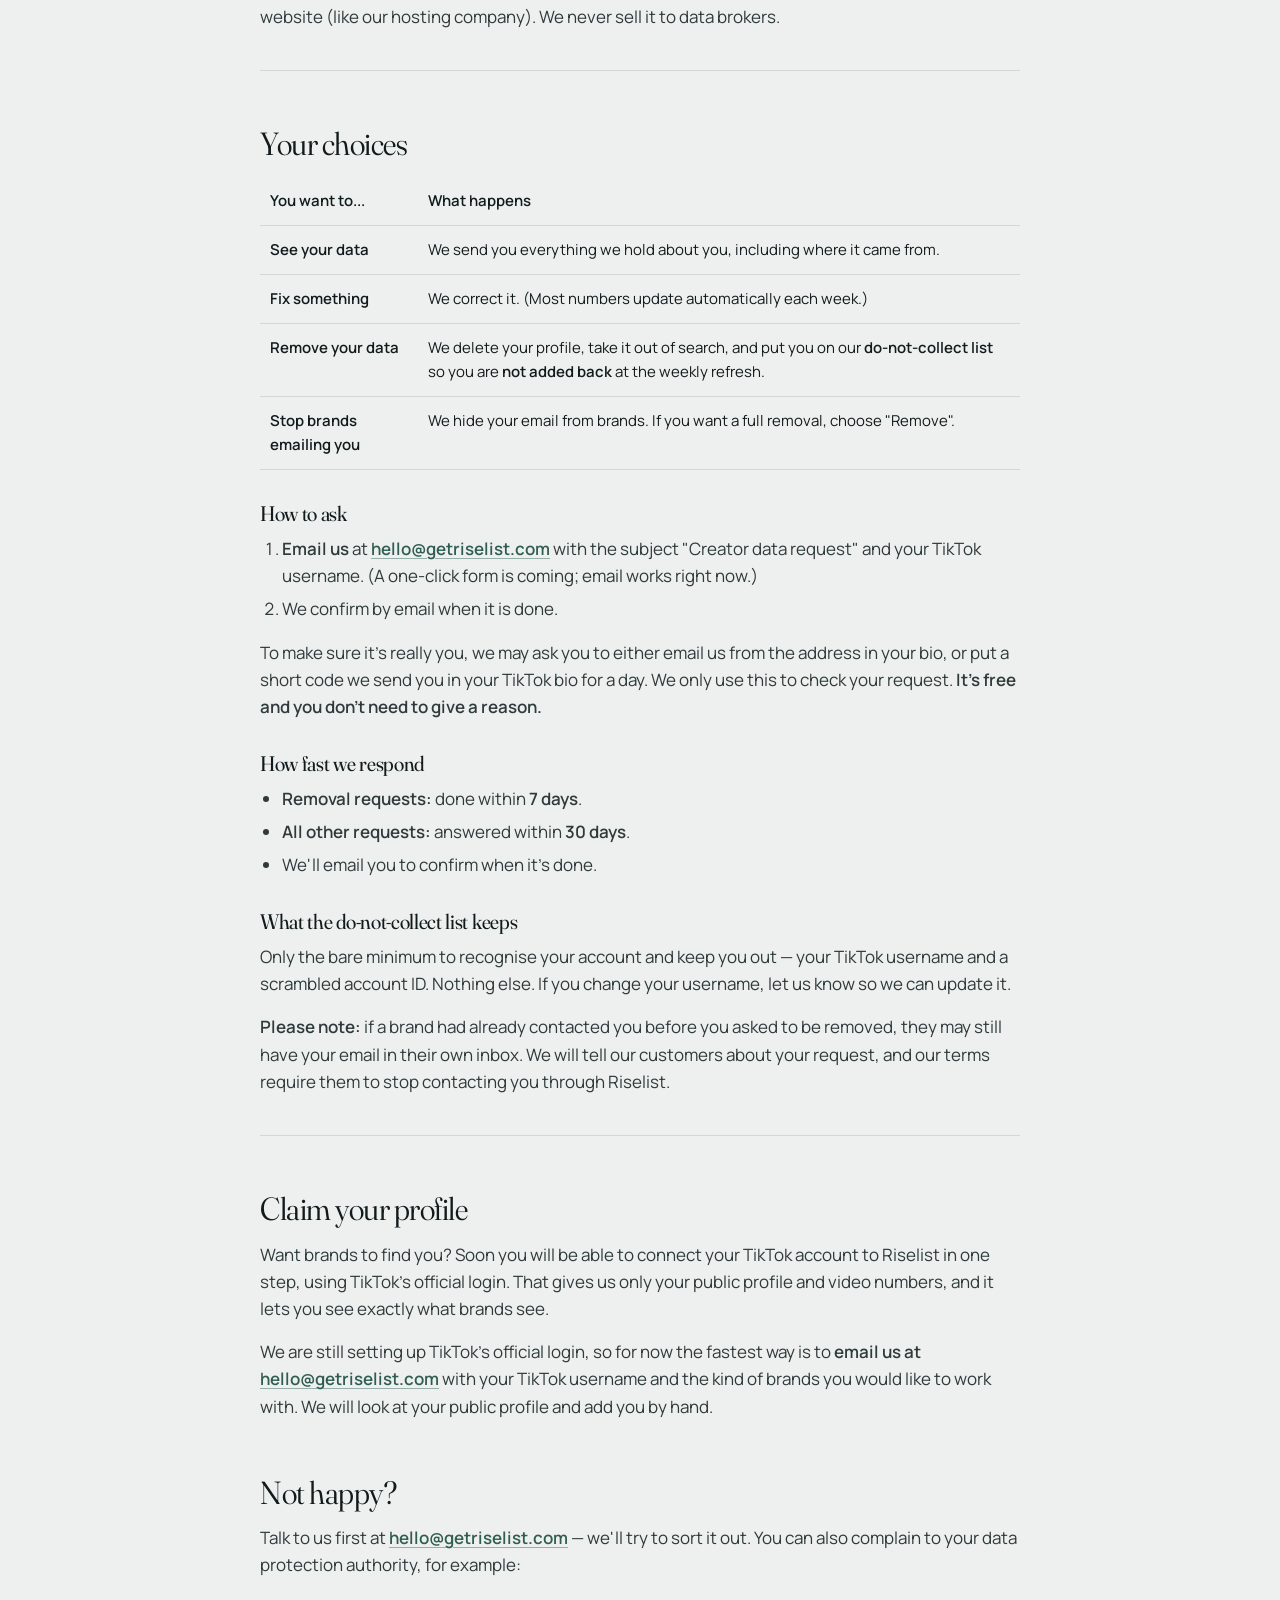
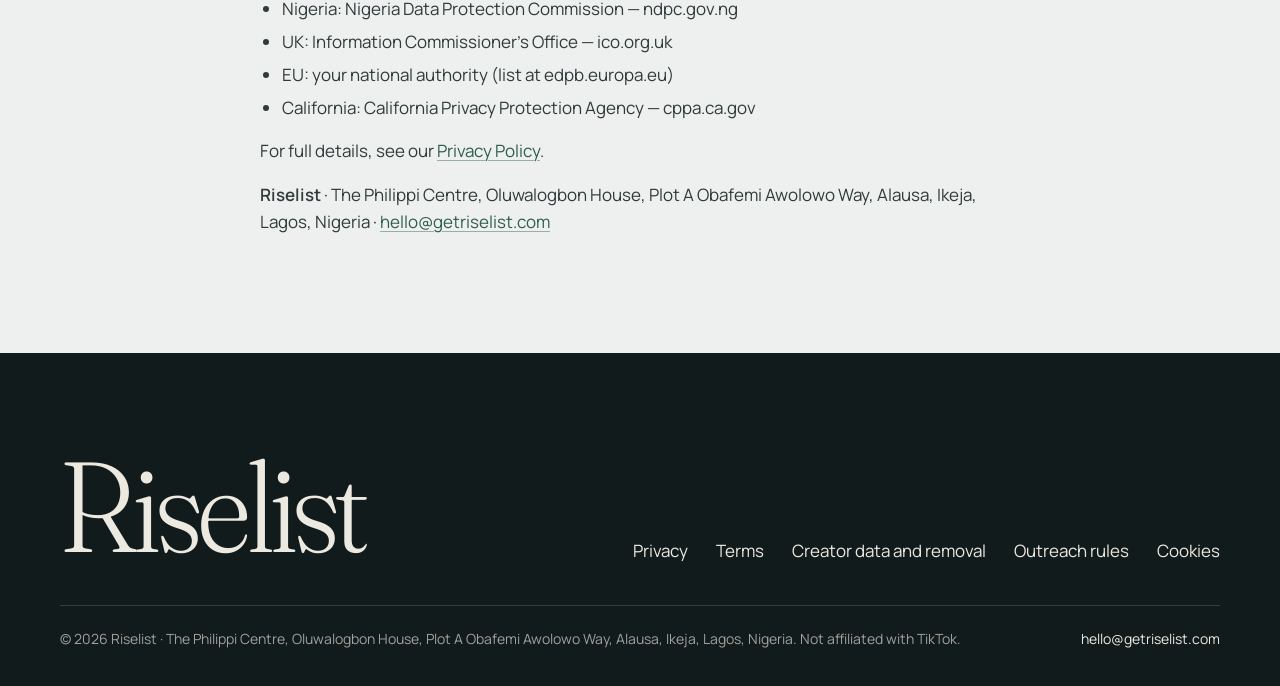
<file: creators.html>
<!doctype html>
<html lang="en">
<head>
  <meta charset="utf-8">
  <meta name="viewport" content="width=device-width, initial-scale=1">
  <title>For creators: your data, your choice — Riselist</title>
  <script>document.documentElement.className += " js";</script>
  <meta name="description" content="For TikTok creators: what Riselist holds about you, where it came from, how to claim your profile, and how to see, correct or remove your data.">
  <meta name="theme-color" content="#EEF0EF">
  <link rel="canonical" href="https://getriselist.com/creators.html">
  <meta property="og:title" content="For creators: your data, your choice — Riselist">
  <meta property="og:description" content="For TikTok creators: what Riselist holds about you, where it came from, how to claim your profile, and how to see, correct or remove your data.">
  <meta property="og:type" content="website">
  <meta property="og:url" content="https://getriselist.com/creators.html">
  <meta property="og:site_name" content="Riselist">
  <meta property="og:image" content="https://getriselist.com/assets/og.png">
  <meta name="twitter:card" content="summary_large_image">
  <link rel="icon" href="/assets/favicon.svg" type="image/svg+xml">
  <link rel="icon" type="image/png" sizes="32x32" href="/assets/favicon-32.png">
  <link rel="apple-touch-icon" href="/assets/apple-touch-icon.png">
  <link rel="preload" href="/assets/fonts/fraunces-normal-latin.woff2" as="font" type="font/woff2" crossorigin>
  <link rel="preload" href="/assets/fonts/manrope-normal-latin.woff2" as="font" type="font/woff2" crossorigin>
  <link rel="stylesheet" href="/assets/fonts.css">
  <link rel="stylesheet" href="/assets/style.css">
</head>
<body>
<a class="skip" href="#main">Skip to content</a>
<header class="site-header">
  <div class="wrap">
    <a class="brand" href="/" aria-label="Riselist home">
      <svg class="brand-mark" viewBox="0 0 32 32" aria-hidden="true"><path d="M6 19a10 10 0 0 1 20 0z" fill="#E3C9A8"></path><path d="M3 20h26" stroke="#121B1C" stroke-width="1.5" stroke-linecap="round"></path><path d="M8 25h16" stroke="#121B1C" stroke-width="1.5" stroke-linecap="round"></path></svg>
      <span class="brand-name">Riselist</span>
    </a>
    <button type="button" class="nav-toggle" aria-expanded="false" aria-controls="nav" aria-label="Open menu">
      <svg class="ico-open" viewBox="0 0 20 20" fill="none" stroke="currentColor" stroke-width="1.6" stroke-linecap="round" aria-hidden="true"><path d="M3 6h14M3 10h14M3 14h14"></path></svg><svg class="ico-close" viewBox="0 0 20 20" fill="none" stroke="currentColor" stroke-width="1.6" stroke-linecap="round" aria-hidden="true"><path d="M5 5l10 10M15 5L5 15"></path></svg>
    </button>
    <nav class="nav" id="nav" aria-label="Main">
      <a href="/#demo">Try it</a>
      <a href="/#how">How it works</a>
      <a href="/#pricing">Pricing</a>
      <a href="/creators.html">For creators</a>
      <a class="btn btn-primary" href="/#book">Book a call</a>
    </nav>
  </div>
</header>
<main id="main" class="page">
  <div class="wrap">
    <h1>For creators: your data, your choice</h1>
    <p class="meta">For TikTok creators: what Riselist holds about you, where it came from, how to claim your profile, and how to see, correct or remove your data.</p>
    <p>Riselist helps brands find creators for paid partnerships. To do that, we keep a database of <strong>public</strong> TikTok creator profiles. You may be in it even though you never signed up with us. This page explains, in plain words, what we have and how you can see it, fix it, or remove it.</p>
<hr />
<h2>What we collect</h2>
<p>Only things anyone can see on your public TikTok profile without logging in:</p>
<ul>
<li>your username, display name, profile photo and bio</li>
<li>your follower, following and like counts</li>
<li>your latest 30 public videos: views, likes, comment count, shares, sounds, hashtags, captions and dates</li>
<li>whether a post looks sponsored (for example a "Paid partnership" label or #ad)</li>
<li>links in your bio (including shop links like TikTok Shop or an Amazon storefront)</li>
<li>a business email <strong>only if you put it in your bio</strong></li>
</ul>
<p>We also calculate a few <strong>scores</strong> from those numbers — like your average views compared to your followers, how often you post ads, and whether you sell products. These are estimates by our software, not judgements about you, and they can be wrong.</p>
<p><strong>What we never collect:</strong> private accounts, direct messages, passwords, phone numbers, home addresses, or details about your followers. We don't guess things like your health, religion, ethnicity or sexuality, and we don't use face recognition. We don't knowingly include anyone under 18.</p>
<h2>Where it came from</h2>
<p>From your public TikTok profile and videos. We check for updates <strong>about once a week</strong>.</p>
<h2>Why we have it</h2>
<p>So brands can discover creators who fit their campaigns and send you a business enquiry at the email you made public. That can mean paid work for you. Brands that use us agree not to spam you, not to resell your data, and to stop contacting you if you ask.</p>
<p>Our legal reason is called "legitimate interests" — the data is public business information you chose to share, and we use it in a limited way linked to that purpose. You can always say no (see below).</p>
<h2>Who sees it</h2>
<p>Paying brand and agency customers of Riselist, and the service providers who help us run the website (like our hosting company). We never sell it to data brokers.</p>
<hr />
<h2 id="remove">Your choices</h2>
<table>
<thead>
<tr>
<th>You want to...</th>
<th>What happens</th>
</tr>
</thead>
<tbody>
<tr>
<td><strong>See your data</strong></td>
<td>We send you everything we hold about you, including where it came from.</td>
</tr>
<tr>
<td><strong>Fix something</strong></td>
<td>We correct it. (Most numbers update automatically each week.)</td>
</tr>
<tr>
<td><strong>Remove your data</strong></td>
<td>We delete your profile, take it out of search, and put you on our <strong>do-not-collect list</strong> so you are <strong>not added back</strong> at the weekly refresh.</td>
</tr>
<tr>
<td><strong>Stop brands emailing you</strong></td>
<td>We hide your email from brands. If you want a full removal, choose "Remove".</td>
</tr>
</tbody>
</table>
<h3>How to ask</h3>
<ol>
<li><strong>Email us</strong> at <strong><a href="mailto:hello@getriselist.com">hello@getriselist.com</a></strong> with the subject "Creator data request" and your TikTok username. (A one-click form is coming; email works right now.)</li>
<li>We confirm by email when it is done.</li>
</ol>
<p>To make sure it's really you, we may ask you to either email us from the address in your bio, or put a short code we send you in your TikTok bio for a day. We only use this to check your request. <strong>It's free and you don't need to give a reason.</strong></p>
<h3>How fast we respond</h3>
<ul>
<li><strong>Removal requests:</strong> done within <strong>7 days</strong>.</li>
<li><strong>All other requests:</strong> answered within <strong>30 days</strong>.</li>
<li>We'll email you to confirm when it's done.</li>
</ul>
<h3>What the do-not-collect list keeps</h3>
<p>Only the bare minimum to recognise your account and keep you out — your TikTok username and a scrambled account ID. Nothing else. If you change your username, let us know so we can update it.</p>
<p><strong>Please note:</strong> if a brand had already contacted you before you asked to be removed, they may still have your email in their own inbox. We will tell our customers about your request, and our terms require them to stop contacting you through Riselist.</p>
<hr />
<h2 id="claim">Claim your profile</h2>
<p>Want brands to find you? Soon you will be able to connect your TikTok account to Riselist in one step, using TikTok's official login. That gives us only your public profile and video numbers, and it lets you see exactly what brands see.</p>
<p>We are still setting up TikTok's official login, so for now the fastest way is to <strong>email us at <a href="mailto:hello@getriselist.com">hello@getriselist.com</a></strong> with your TikTok username and the kind of brands you would like to work with. We will look at your public profile and add you by hand.</p>
<h2>Not happy?</h2>
<p>Talk to us first at <strong><a href="mailto:hello@getriselist.com">hello@getriselist.com</a></strong> — we'll try to sort it out. You can also complain to your data protection authority, for example:</p>
<ul>
<li>Nigeria: Nigeria Data Protection Commission — ndpc.gov.ng</li>
<li>UK: Information Commissioner's Office — ico.org.uk</li>
<li>EU: your national authority (list at edpb.europa.eu)</li>
<li>California: California Privacy Protection Agency — cppa.ca.gov</li>
</ul>
<p>For full details, see our <a href="/privacy.html">Privacy Policy</a>.</p>
<p><strong>Riselist</strong> · The Philippi Centre, Oluwalogbon House, Plot A Obafemi Awolowo Way, Alausa, Ikeja, Lagos, Nigeria · <a href="mailto:hello@getriselist.com">hello@getriselist.com</a></p>
  </div>
</main>
<footer class="site-footer">
  <div class="wrap">
    <div class="top">
      <p class="wordmark">Riselist</p>
      <nav aria-label="Legal and policies">
        <a href="/privacy.html">Privacy</a>
        <a href="/terms.html">Terms</a>
        <a href="/creators.html">Creator data and removal</a>
        <a href="/outreach-rules.html">Outreach rules</a>
        <a href="/cookies.html">Cookies</a>
      </nav>
    </div>
    <div class="bottom">
      <span>© 2026 Riselist · The Philippi Centre, Oluwalogbon House, Plot A Obafemi Awolowo Way, Alausa, Ikeja, Lagos, Nigeria. Not affiliated with TikTok.</span>
      <span><a href="mailto:hello@getriselist.com">hello@getriselist.com</a></span>
    </div>
  </div>
</footer>
<script src="/assets/main.js" defer></script>
</body>
</html>
</file>
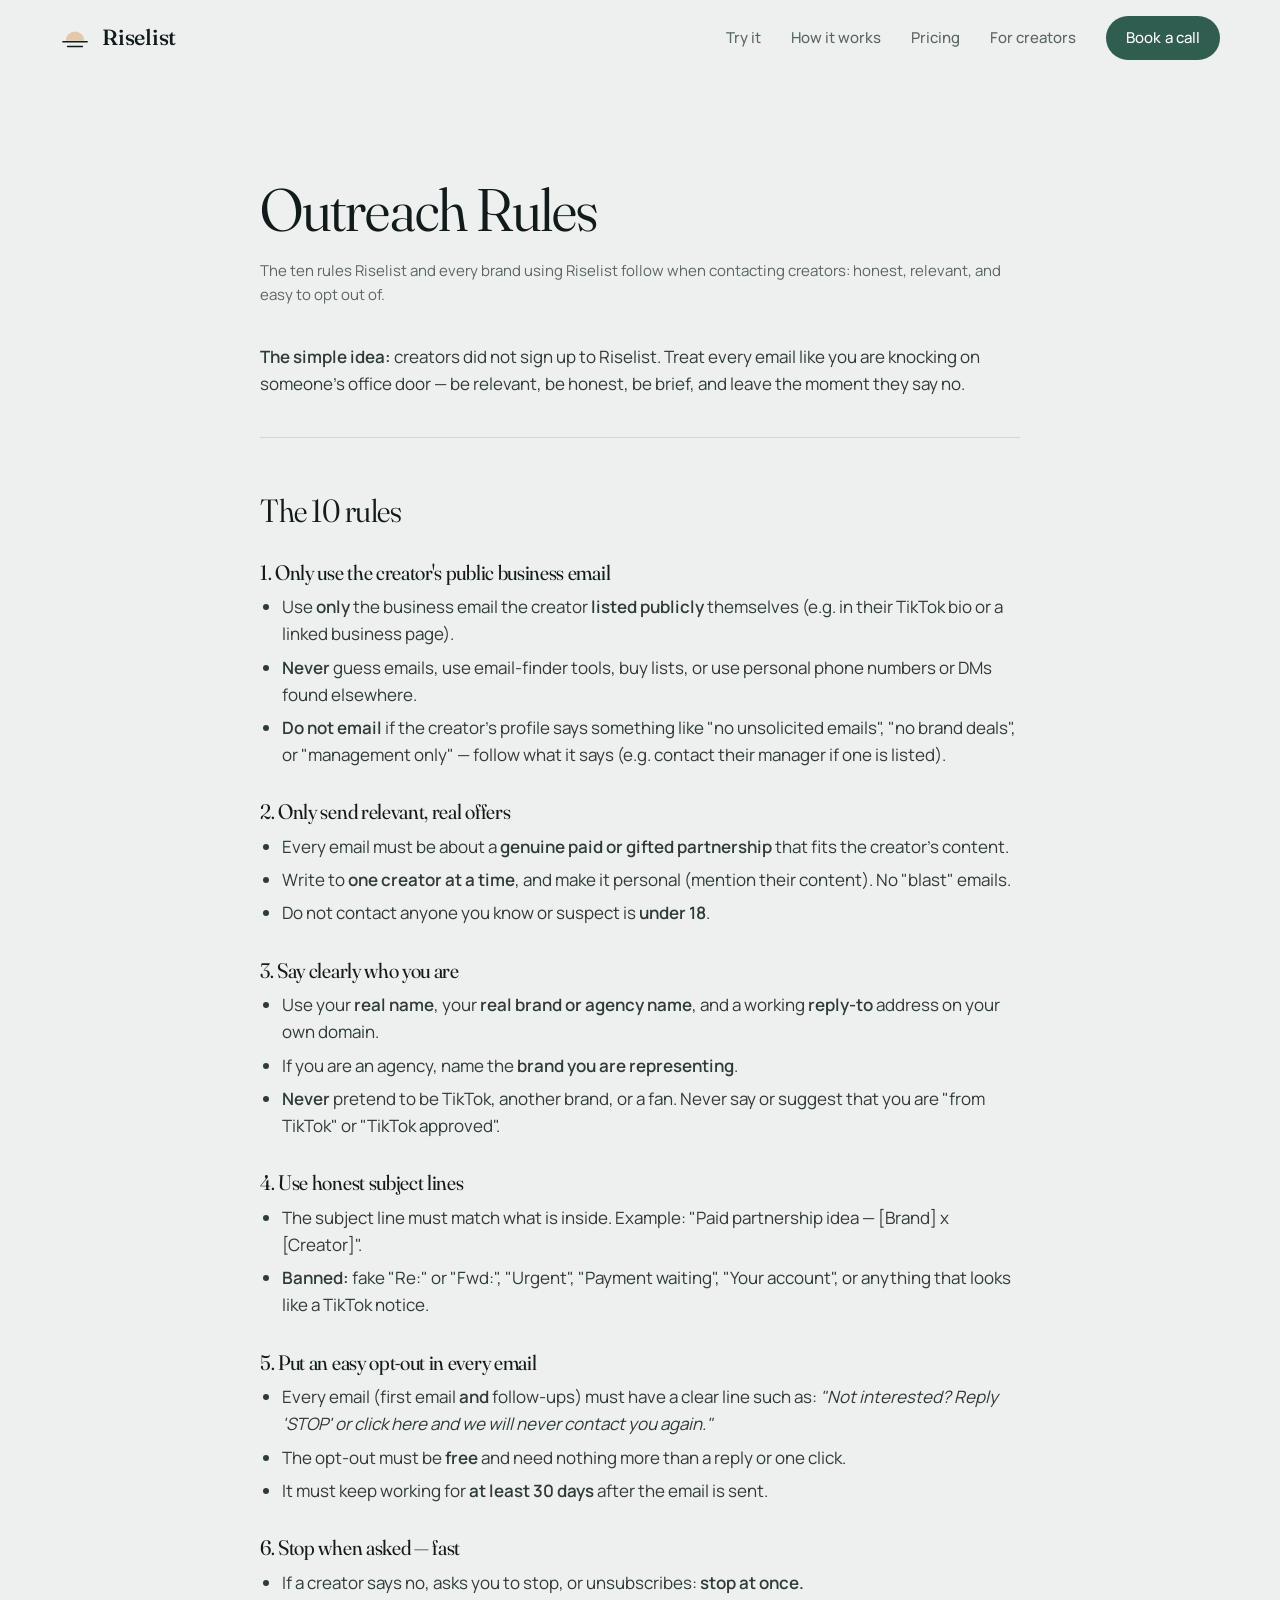
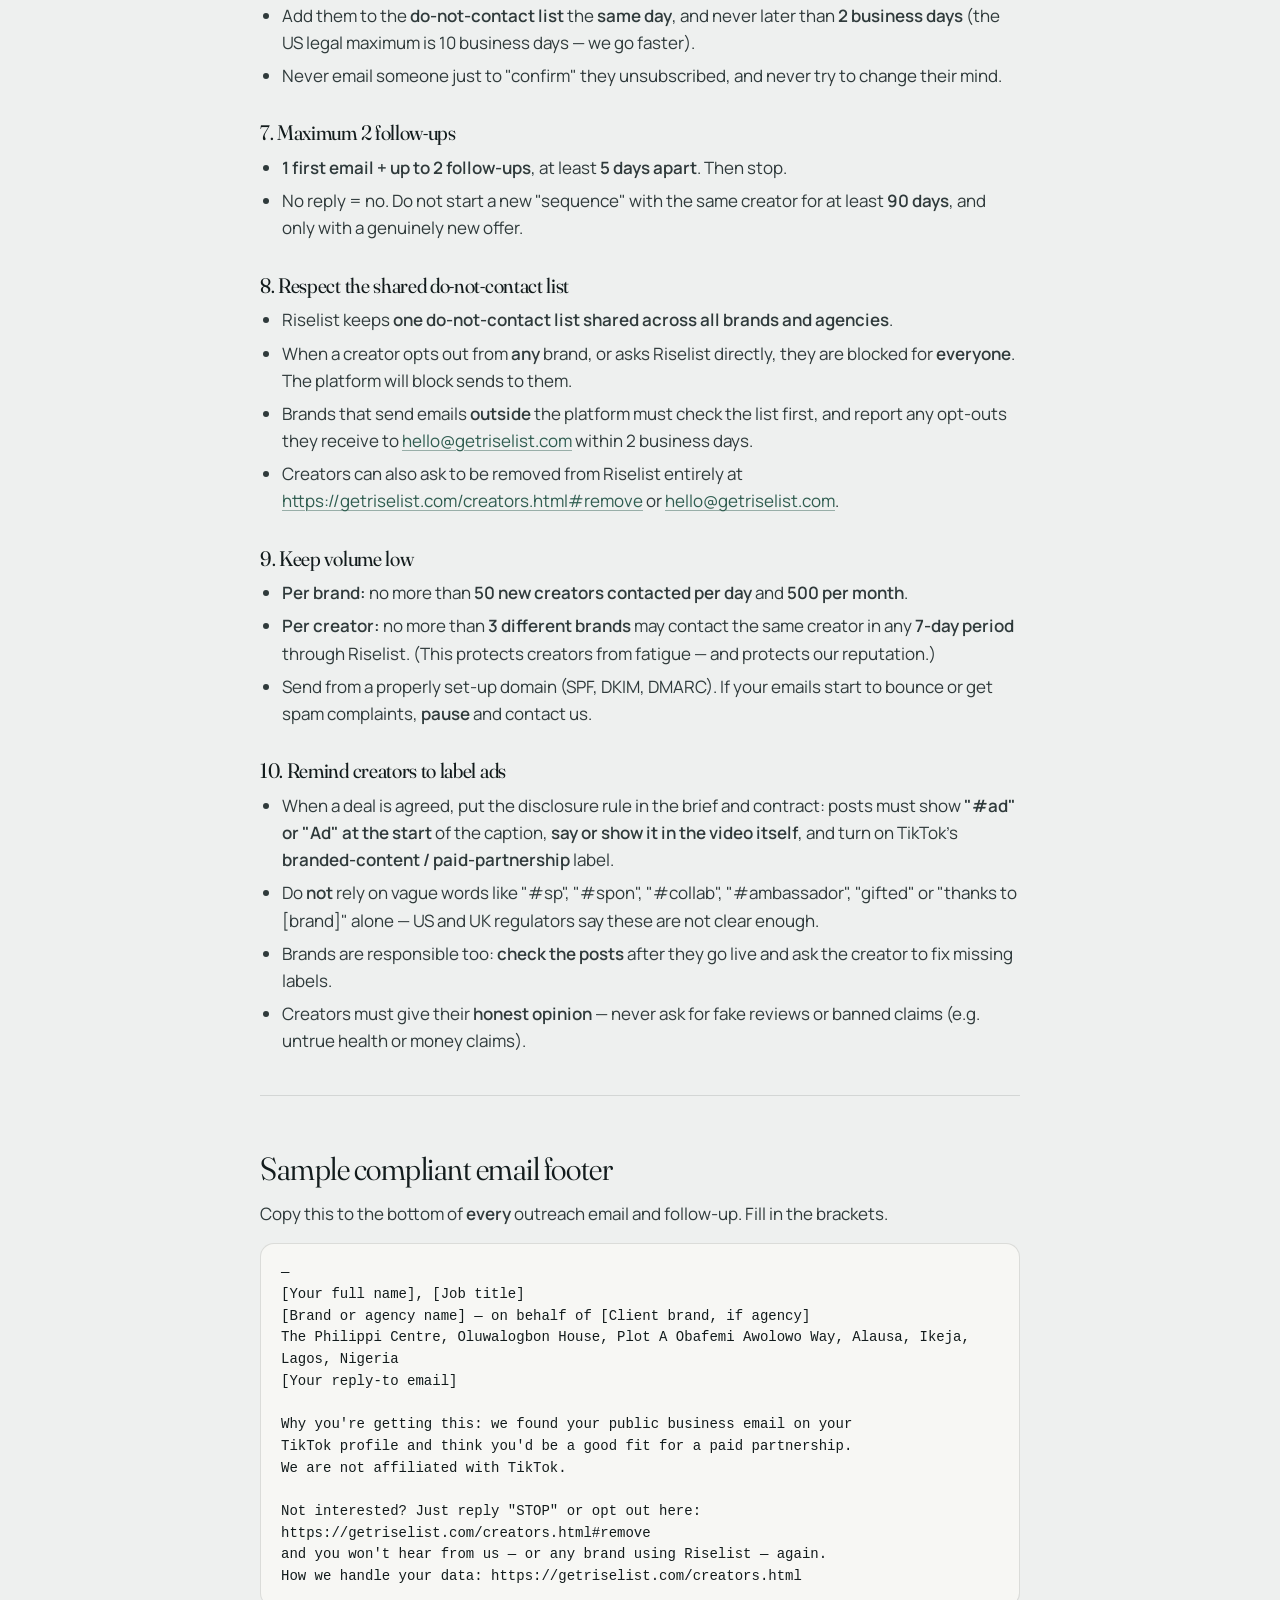
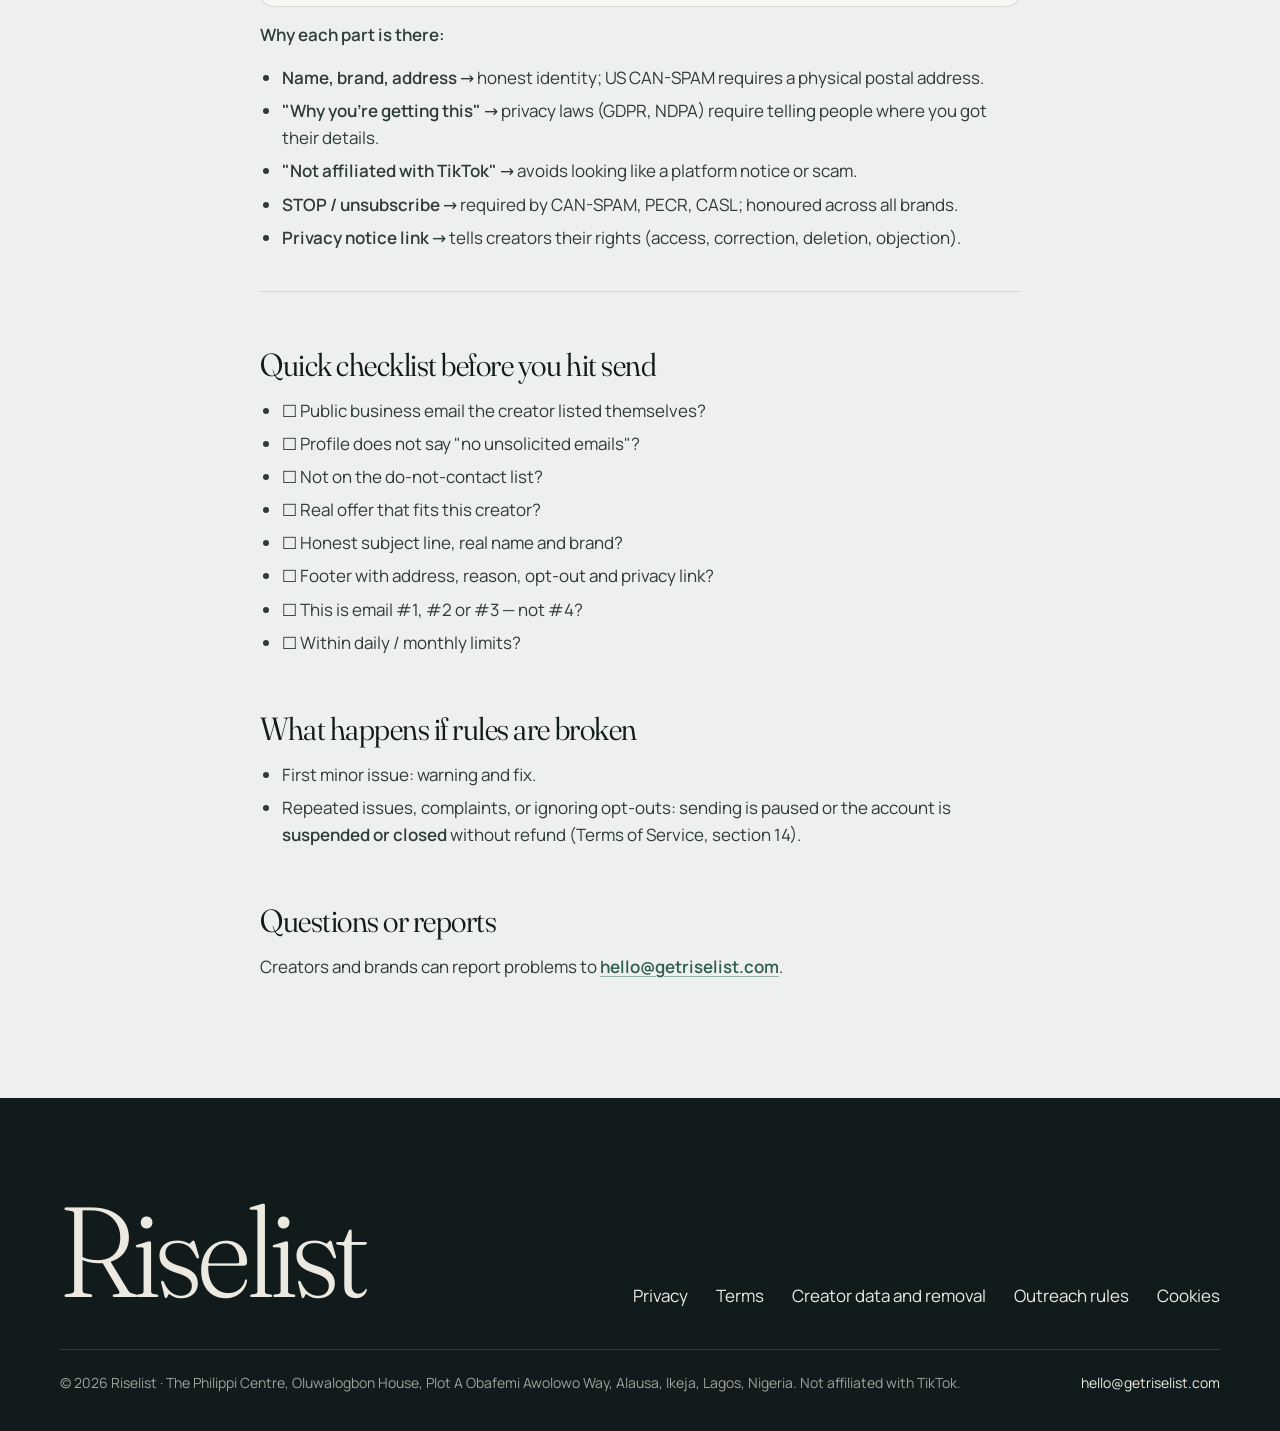
<file: outreach-rules.html>
<!doctype html>
<html lang="en">
<head>
  <meta charset="utf-8">
  <meta name="viewport" content="width=device-width, initial-scale=1">
  <title>Outreach Rules — Riselist</title>
  <script>document.documentElement.className += " js";</script>
  <meta name="description" content="The ten rules Riselist and every brand using Riselist follow when contacting creators: honest, relevant, and easy to opt out of.">
  <meta name="theme-color" content="#EEF0EF">
  <link rel="canonical" href="https://getriselist.com/outreach-rules.html">
  <meta property="og:title" content="Outreach Rules — Riselist">
  <meta property="og:description" content="The ten rules Riselist and every brand using Riselist follow when contacting creators: honest, relevant, and easy to opt out of.">
  <meta property="og:type" content="website">
  <meta property="og:url" content="https://getriselist.com/outreach-rules.html">
  <meta property="og:site_name" content="Riselist">
  <meta property="og:image" content="https://getriselist.com/assets/og.png">
  <meta name="twitter:card" content="summary_large_image">
  <link rel="icon" href="/assets/favicon.svg" type="image/svg+xml">
  <link rel="icon" type="image/png" sizes="32x32" href="/assets/favicon-32.png">
  <link rel="apple-touch-icon" href="/assets/apple-touch-icon.png">
  <link rel="preload" href="/assets/fonts/fraunces-normal-latin.woff2" as="font" type="font/woff2" crossorigin>
  <link rel="preload" href="/assets/fonts/manrope-normal-latin.woff2" as="font" type="font/woff2" crossorigin>
  <link rel="stylesheet" href="/assets/fonts.css">
  <link rel="stylesheet" href="/assets/style.css">
</head>
<body>
<a class="skip" href="#main">Skip to content</a>
<header class="site-header">
  <div class="wrap">
    <a class="brand" href="/" aria-label="Riselist home">
      <svg class="brand-mark" viewBox="0 0 32 32" aria-hidden="true"><path d="M6 19a10 10 0 0 1 20 0z" fill="#E3C9A8"></path><path d="M3 20h26" stroke="#121B1C" stroke-width="1.5" stroke-linecap="round"></path><path d="M8 25h16" stroke="#121B1C" stroke-width="1.5" stroke-linecap="round"></path></svg>
      <span class="brand-name">Riselist</span>
    </a>
    <button type="button" class="nav-toggle" aria-expanded="false" aria-controls="nav" aria-label="Open menu">
      <svg class="ico-open" viewBox="0 0 20 20" fill="none" stroke="currentColor" stroke-width="1.6" stroke-linecap="round" aria-hidden="true"><path d="M3 6h14M3 10h14M3 14h14"></path></svg><svg class="ico-close" viewBox="0 0 20 20" fill="none" stroke="currentColor" stroke-width="1.6" stroke-linecap="round" aria-hidden="true"><path d="M5 5l10 10M15 5L5 15"></path></svg>
    </button>
    <nav class="nav" id="nav" aria-label="Main">
      <a href="/#demo">Try it</a>
      <a href="/#how">How it works</a>
      <a href="/#pricing">Pricing</a>
      <a href="/creators.html">For creators</a>
      <a class="btn btn-primary" href="/#book">Book a call</a>
    </nav>
  </div>
</header>
<main id="main" class="page">
  <div class="wrap">
    <h1>Outreach Rules</h1>
    <p class="meta">The ten rules Riselist and every brand using Riselist follow when contacting creators: honest, relevant, and easy to opt out of.</p>
    <p><strong>The simple idea:</strong> creators did not sign up to Riselist. Treat every email like you are knocking on someone's office door — be relevant, be honest, be brief, and leave the moment they say no.</p>
<hr />
<h2>The 10 rules</h2>
<h3>1. Only use the creator's public business email</h3>
<ul>
<li>Use <strong>only</strong> the business email the creator <strong>listed publicly</strong> themselves (e.g. in their TikTok bio or a linked business page).</li>
<li><strong>Never</strong> guess emails, use email-finder tools, buy lists, or use personal phone numbers or DMs found elsewhere.</li>
<li><strong>Do not email</strong> if the creator's profile says something like "no unsolicited emails", "no brand deals", or "management only" — follow what it says (e.g. contact their manager if one is listed).</li>
</ul>
<h3>2. Only send relevant, real offers</h3>
<ul>
<li>Every email must be about a <strong>genuine paid or gifted partnership</strong> that fits the creator's content.</li>
<li>Write to <strong>one creator at a time</strong>, and make it personal (mention their content). No "blast" emails.</li>
<li>Do not contact anyone you know or suspect is <strong>under 18</strong>.</li>
</ul>
<h3>3. Say clearly who you are</h3>
<ul>
<li>Use your <strong>real name</strong>, your <strong>real brand or agency name</strong>, and a working <strong>reply-to</strong> address on your own domain.</li>
<li>If you are an agency, name the <strong>brand you are representing</strong>.</li>
<li><strong>Never</strong> pretend to be TikTok, another brand, or a fan. Never say or suggest that you are "from TikTok" or "TikTok approved".</li>
</ul>
<h3>4. Use honest subject lines</h3>
<ul>
<li>The subject line must match what is inside. Example: "Paid partnership idea — [Brand] x [Creator]".</li>
<li><strong>Banned:</strong> fake "Re:" or "Fwd:", "Urgent", "Payment waiting", "Your account", or anything that looks like a TikTok notice.</li>
</ul>
<h3>5. Put an easy opt-out in every email</h3>
<ul>
<li>Every email (first email <strong>and</strong> follow-ups) must have a clear line such as:
  <em>"Not interested? Reply 'STOP' or click here and we will never contact you again."</em></li>
<li>The opt-out must be <strong>free</strong> and need nothing more than a reply or one click.</li>
<li>It must keep working for <strong>at least 30 days</strong> after the email is sent.</li>
</ul>
<h3>6. Stop when asked — fast</h3>
<ul>
<li>If a creator says no, asks you to stop, or unsubscribes: <strong>stop at once.</strong></li>
<li>Add them to the <strong>do-not-contact list</strong> the <strong>same day</strong>, and never later than <strong>2 business days</strong> (the US legal maximum is 10 business days — we go faster).</li>
<li>Never email someone just to "confirm" they unsubscribed, and never try to change their mind.</li>
</ul>
<h3>7. Maximum 2 follow-ups</h3>
<ul>
<li><strong>1 first email + up to 2 follow-ups</strong>, at least <strong>5 days apart</strong>. Then stop.</li>
<li>No reply = no. Do not start a new "sequence" with the same creator for at least <strong>90 days</strong>, and only with a genuinely new offer.</li>
</ul>
<h3>8. Respect the shared do-not-contact list</h3>
<ul>
<li>Riselist keeps <strong>one do-not-contact list shared across all brands and agencies</strong>.</li>
<li>When a creator opts out from <strong>any</strong> brand, or asks Riselist directly, they are blocked for <strong>everyone</strong>. The platform will block sends to them.</li>
<li>Brands that send emails <strong>outside</strong> the platform must check the list first, and report any opt-outs they receive to <a href="mailto:hello@getriselist.com">hello@getriselist.com</a> within 2 business days.</li>
<li>Creators can also ask to be removed from Riselist entirely at <a href="https://getriselist.com/creators.html#remove">https://getriselist.com/creators.html#remove</a> or <a href="mailto:hello@getriselist.com">hello@getriselist.com</a>.</li>
</ul>
<h3>9. Keep volume low</h3>
<ul>
<li><strong>Per brand:</strong> no more than <strong>50 new creators contacted per day</strong> and <strong>500 per month</strong>.</li>
<li><strong>Per creator:</strong> no more than <strong>3 different brands</strong> may contact the same creator in any <strong>7-day period</strong> through Riselist. (This protects creators from fatigue — and protects our reputation.)</li>
<li>Send from a properly set-up domain (SPF, DKIM, DMARC). If your emails start to bounce or get spam complaints, <strong>pause</strong> and contact us.</li>
</ul>
<h3>10. Remind creators to label ads</h3>
<ul>
<li>When a deal is agreed, put the disclosure rule in the brief and contract: posts must show <strong>"#ad" or "Ad" at the start</strong> of the caption, <strong>say or show it in the video itself</strong>, and turn on TikTok's <strong>branded-content / paid-partnership</strong> label.</li>
<li>Do <strong>not</strong> rely on vague words like "#sp", "#spon", "#collab", "#ambassador", "gifted" or "thanks to [brand]" alone — US and UK regulators say these are not clear enough.</li>
<li>Brands are responsible too: <strong>check the posts</strong> after they go live and ask the creator to fix missing labels.</li>
<li>Creators must give their <strong>honest opinion</strong> — never ask for fake reviews or banned claims (e.g. untrue health or money claims).</li>
</ul>
<hr />
<h2>Sample compliant email footer</h2>
<p>Copy this to the bottom of <strong>every</strong> outreach email and follow-up. Fill in the brackets.</p>
<pre><code>—
[Your full name], [Job title]
[Brand or agency name] — on behalf of [Client brand, if agency]
The Philippi Centre, Oluwalogbon House, Plot A Obafemi Awolowo Way, Alausa, Ikeja, Lagos, Nigeria
[Your reply-to email]

Why you're getting this: we found your public business email on your
TikTok profile and think you'd be a good fit for a paid partnership.
We are not affiliated with TikTok.

Not interested? Just reply &quot;STOP&quot; or opt out here: https://getriselist.com/creators.html#remove
and you won't hear from us — or any brand using Riselist — again.
How we handle your data: https://getriselist.com/creators.html
</code></pre>
<p><strong>Why each part is there:</strong></p>
<ul>
<li><strong>Name, brand, address</strong> → honest identity; US CAN-SPAM requires a physical postal address.</li>
<li><strong>"Why you're getting this"</strong> → privacy laws (GDPR, NDPA) require telling people where you got their details.</li>
<li><strong>"Not affiliated with TikTok"</strong> → avoids looking like a platform notice or scam.</li>
<li><strong>STOP / unsubscribe</strong> → required by CAN-SPAM, PECR, CASL; honoured across all brands.</li>
<li><strong>Privacy notice link</strong> → tells creators their rights (access, correction, deletion, objection).</li>
</ul>
<hr />
<h2>Quick checklist before you hit send</h2>
<ul>
<li>☐ Public business email the creator listed themselves?</li>
<li>☐ Profile does not say "no unsolicited emails"?</li>
<li>☐ Not on the do-not-contact list?</li>
<li>☐ Real offer that fits this creator?</li>
<li>☐ Honest subject line, real name and brand?</li>
<li>☐ Footer with address, reason, opt-out and privacy link?</li>
<li>☐ This is email #1, #2 or #3 — not #4?</li>
<li>☐ Within daily / monthly limits?</li>
</ul>
<h2>What happens if rules are broken</h2>
<ul>
<li>First minor issue: warning and fix.</li>
<li>Repeated issues, complaints, or ignoring opt-outs: sending is paused or the account is <strong>suspended or closed</strong> without refund (Terms of Service, section 14).</li>
</ul>
<h2>Questions or reports</h2>
<p>Creators and brands can report problems to <strong><a href="mailto:hello@getriselist.com">hello@getriselist.com</a></strong>.</p>
  </div>
</main>
<footer class="site-footer">
  <div class="wrap">
    <div class="top">
      <p class="wordmark">Riselist</p>
      <nav aria-label="Legal and policies">
        <a href="/privacy.html">Privacy</a>
        <a href="/terms.html">Terms</a>
        <a href="/creators.html">Creator data and removal</a>
        <a href="/outreach-rules.html">Outreach rules</a>
        <a href="/cookies.html">Cookies</a>
      </nav>
    </div>
    <div class="bottom">
      <span>© 2026 Riselist · The Philippi Centre, Oluwalogbon House, Plot A Obafemi Awolowo Way, Alausa, Ikeja, Lagos, Nigeria. Not affiliated with TikTok.</span>
      <span><a href="mailto:hello@getriselist.com">hello@getriselist.com</a></span>
    </div>
  </div>
</footer>
<script src="/assets/main.js" defer></script>
</body>
</html>
</file>
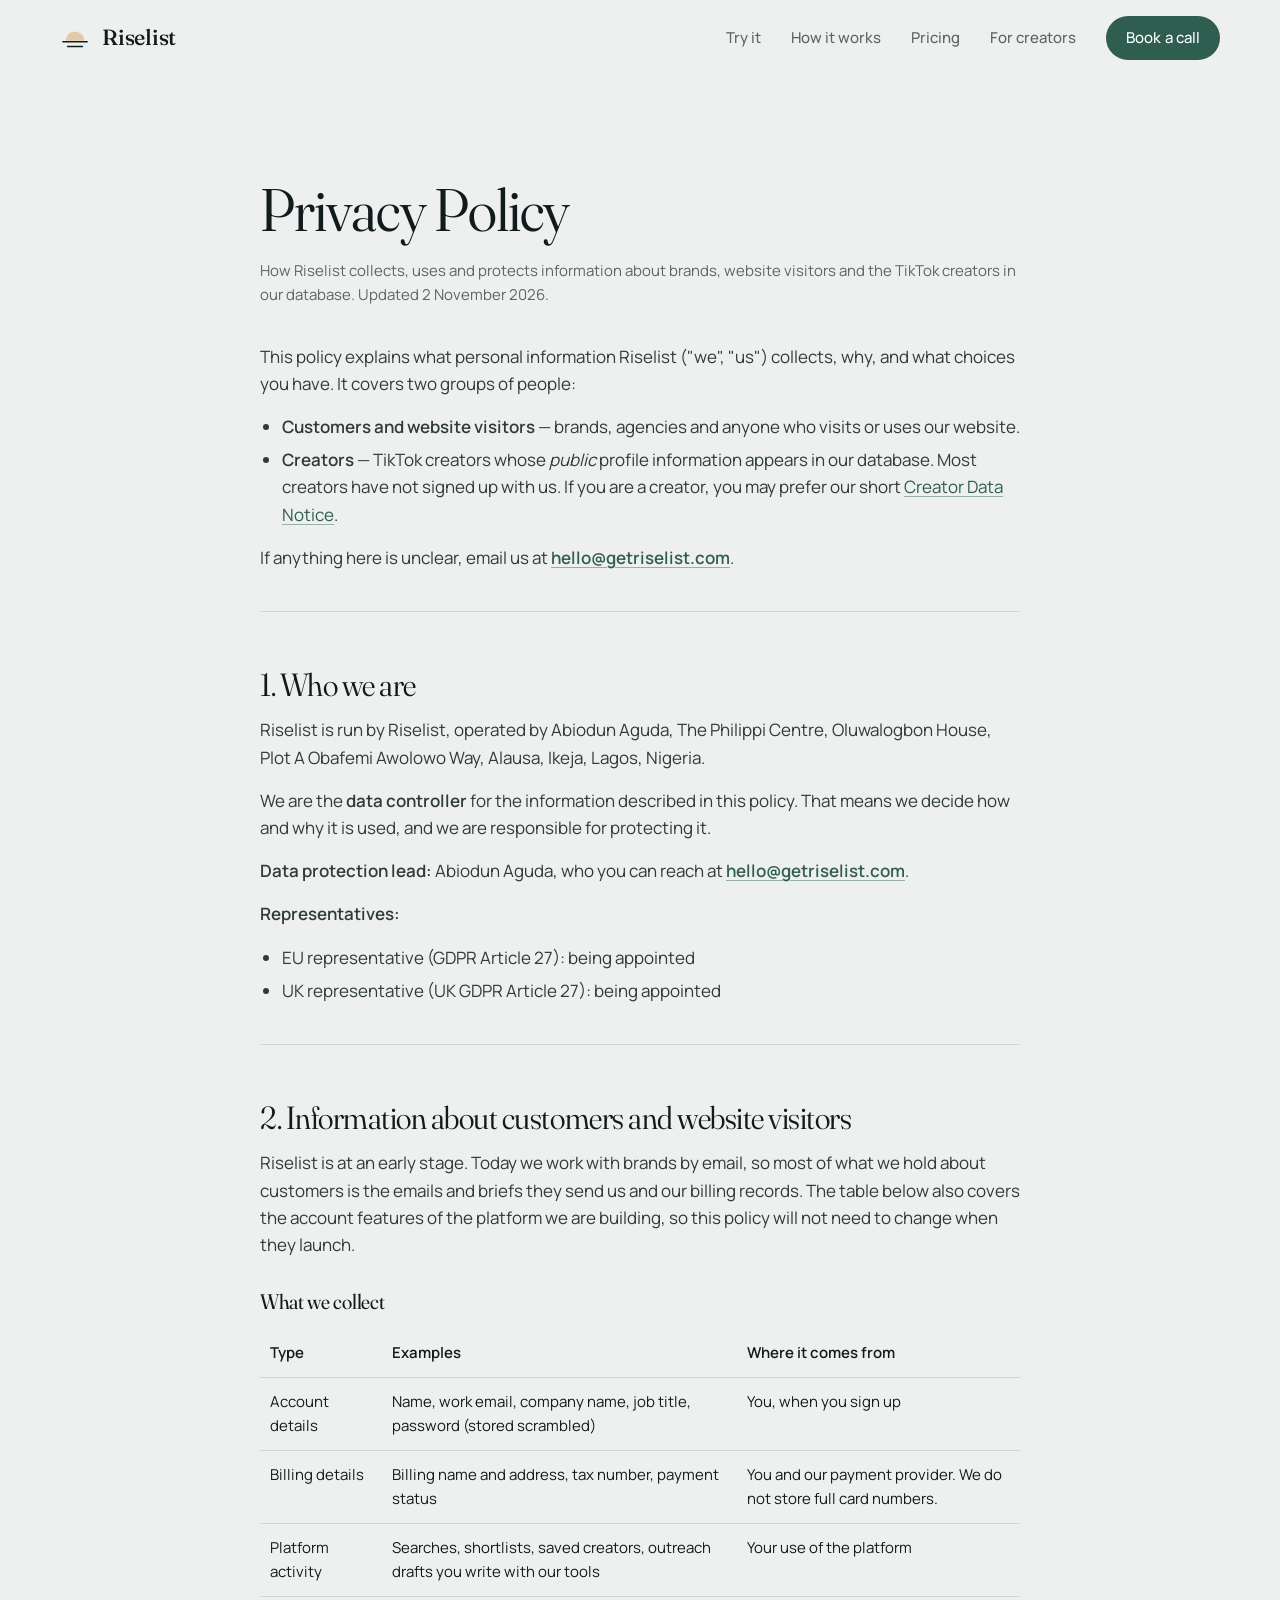
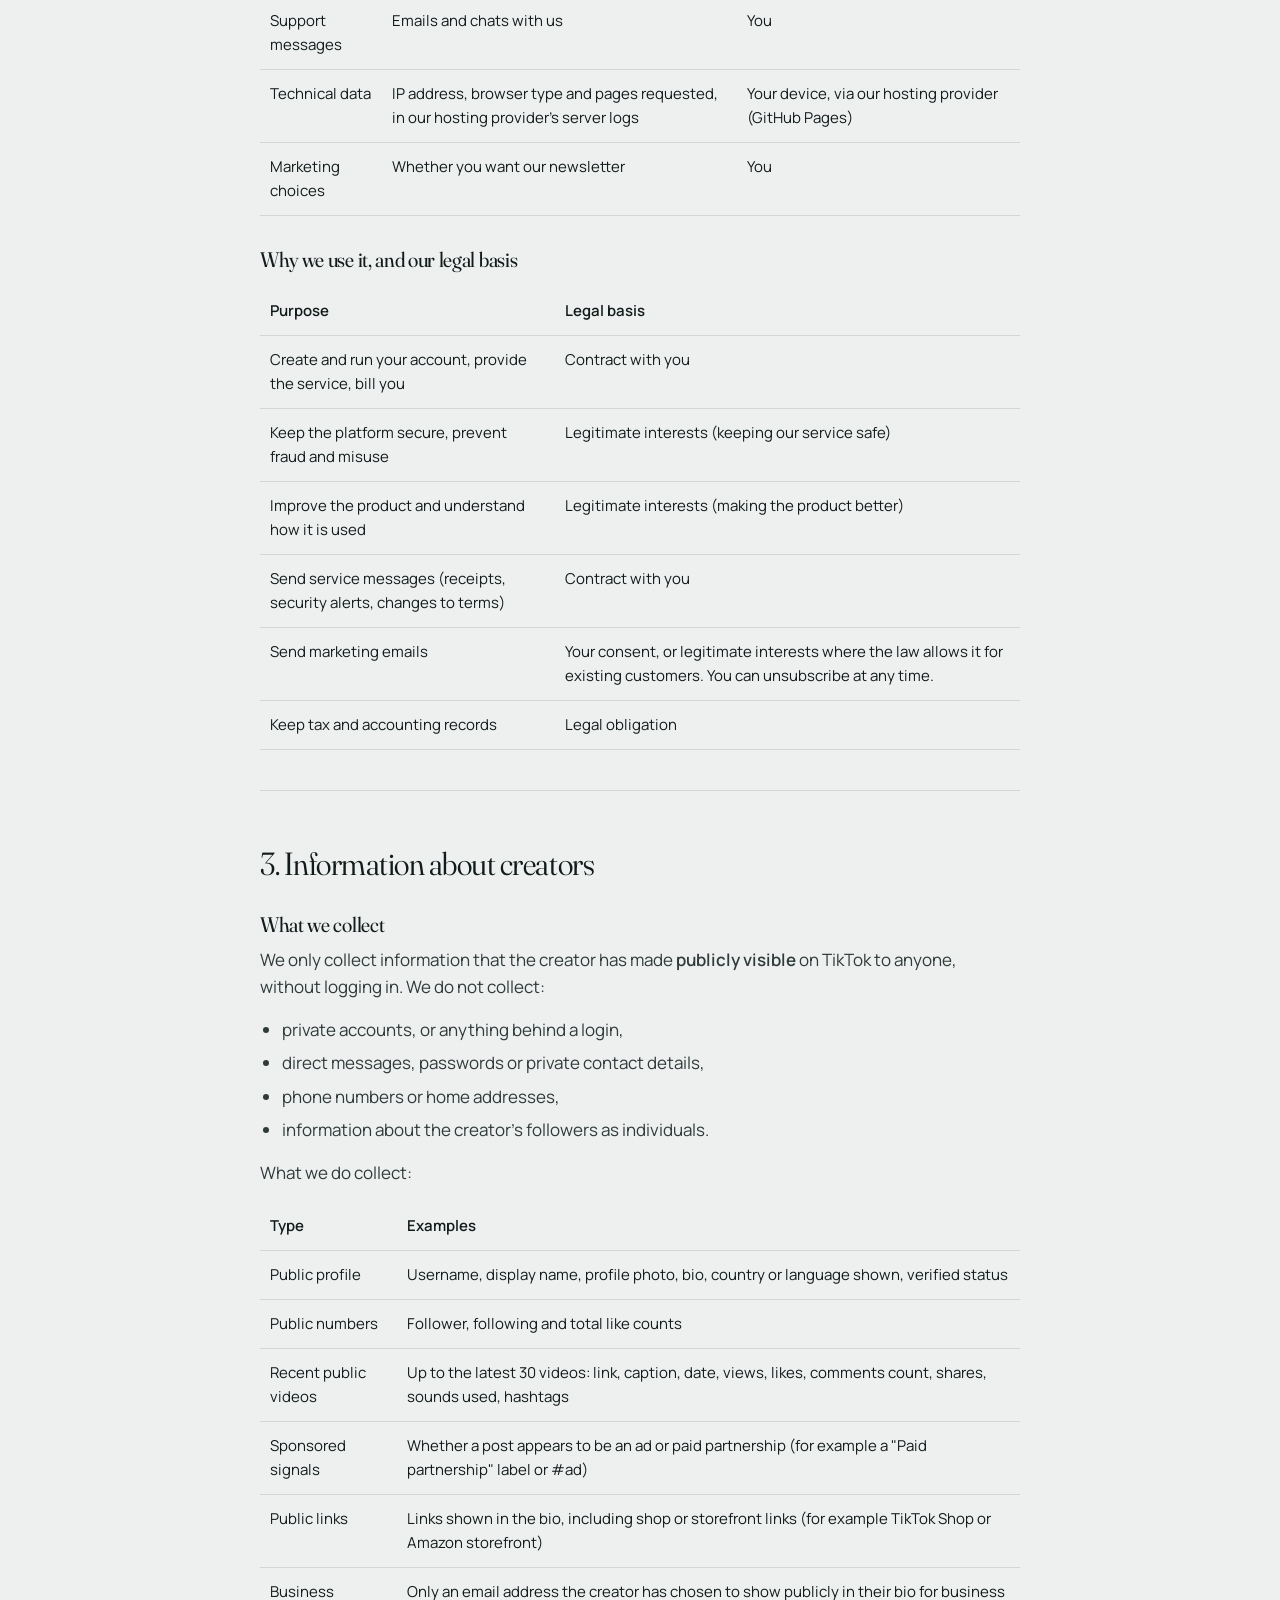
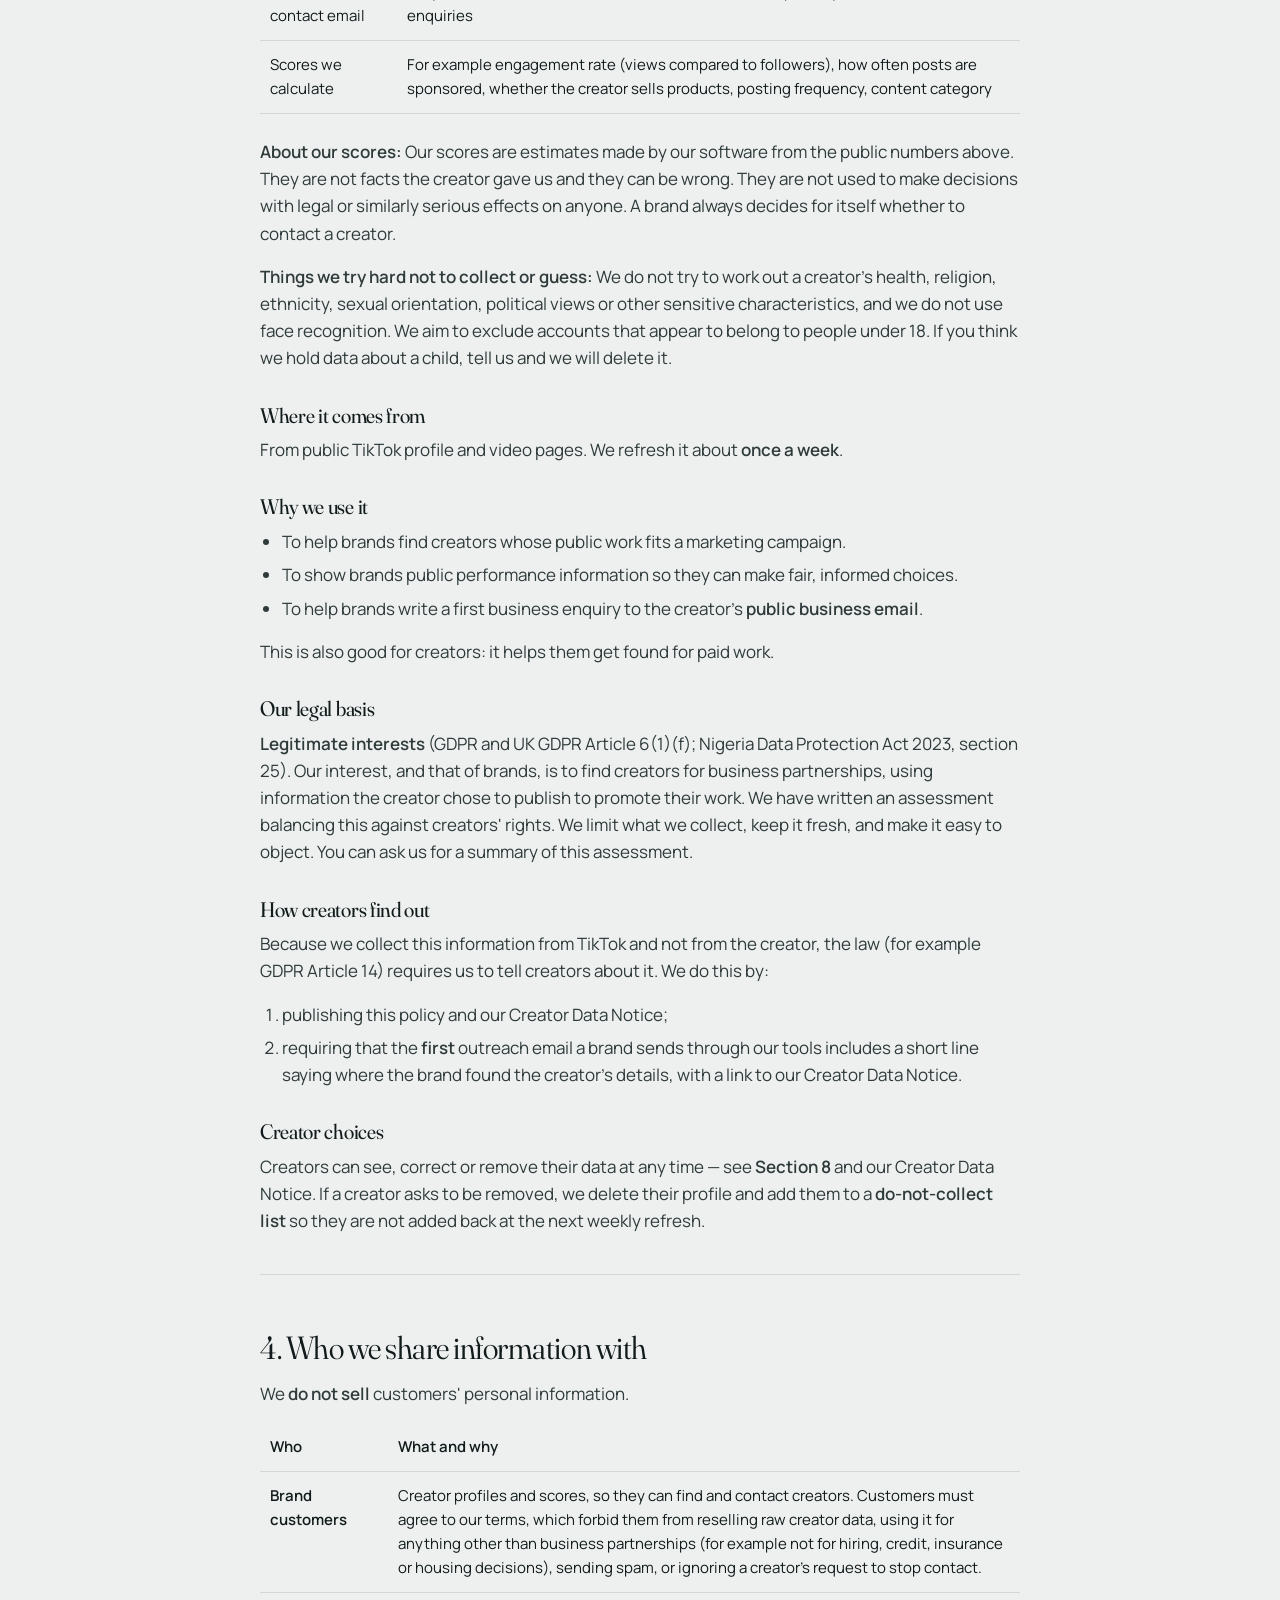
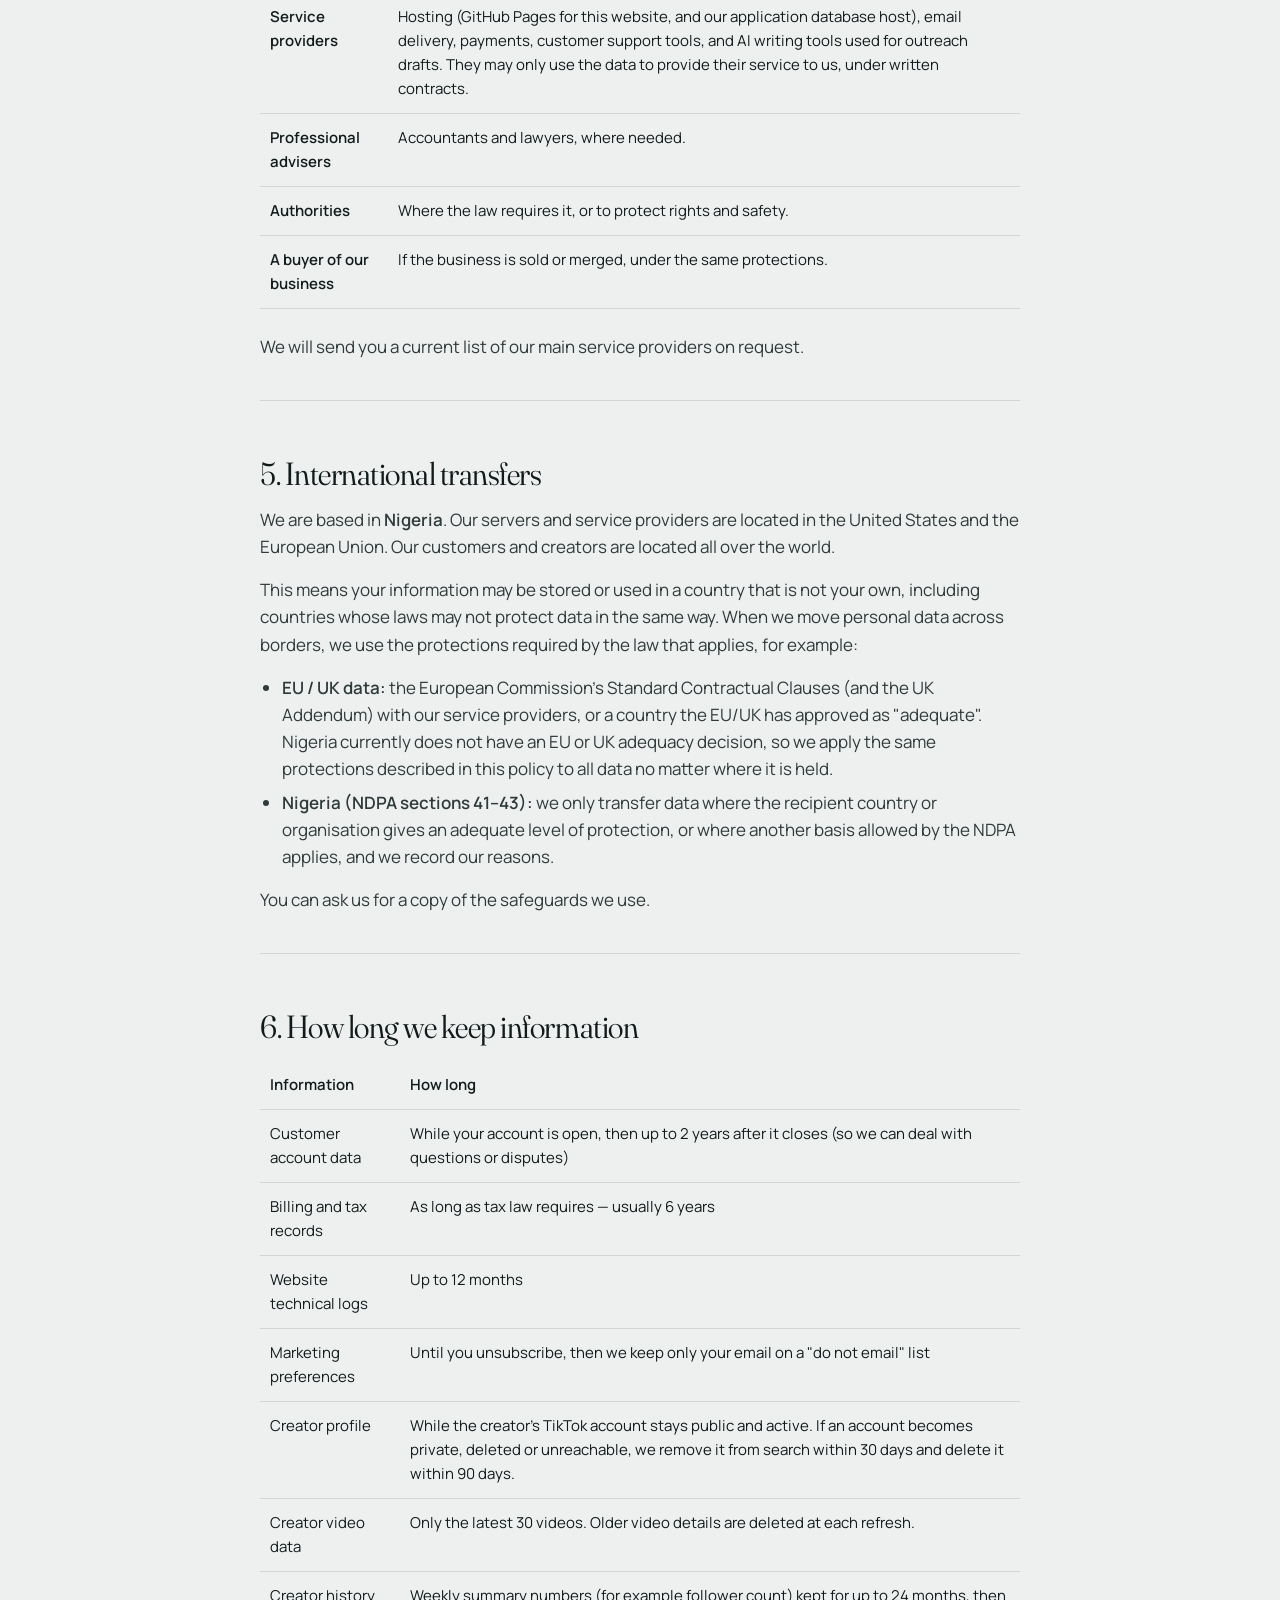
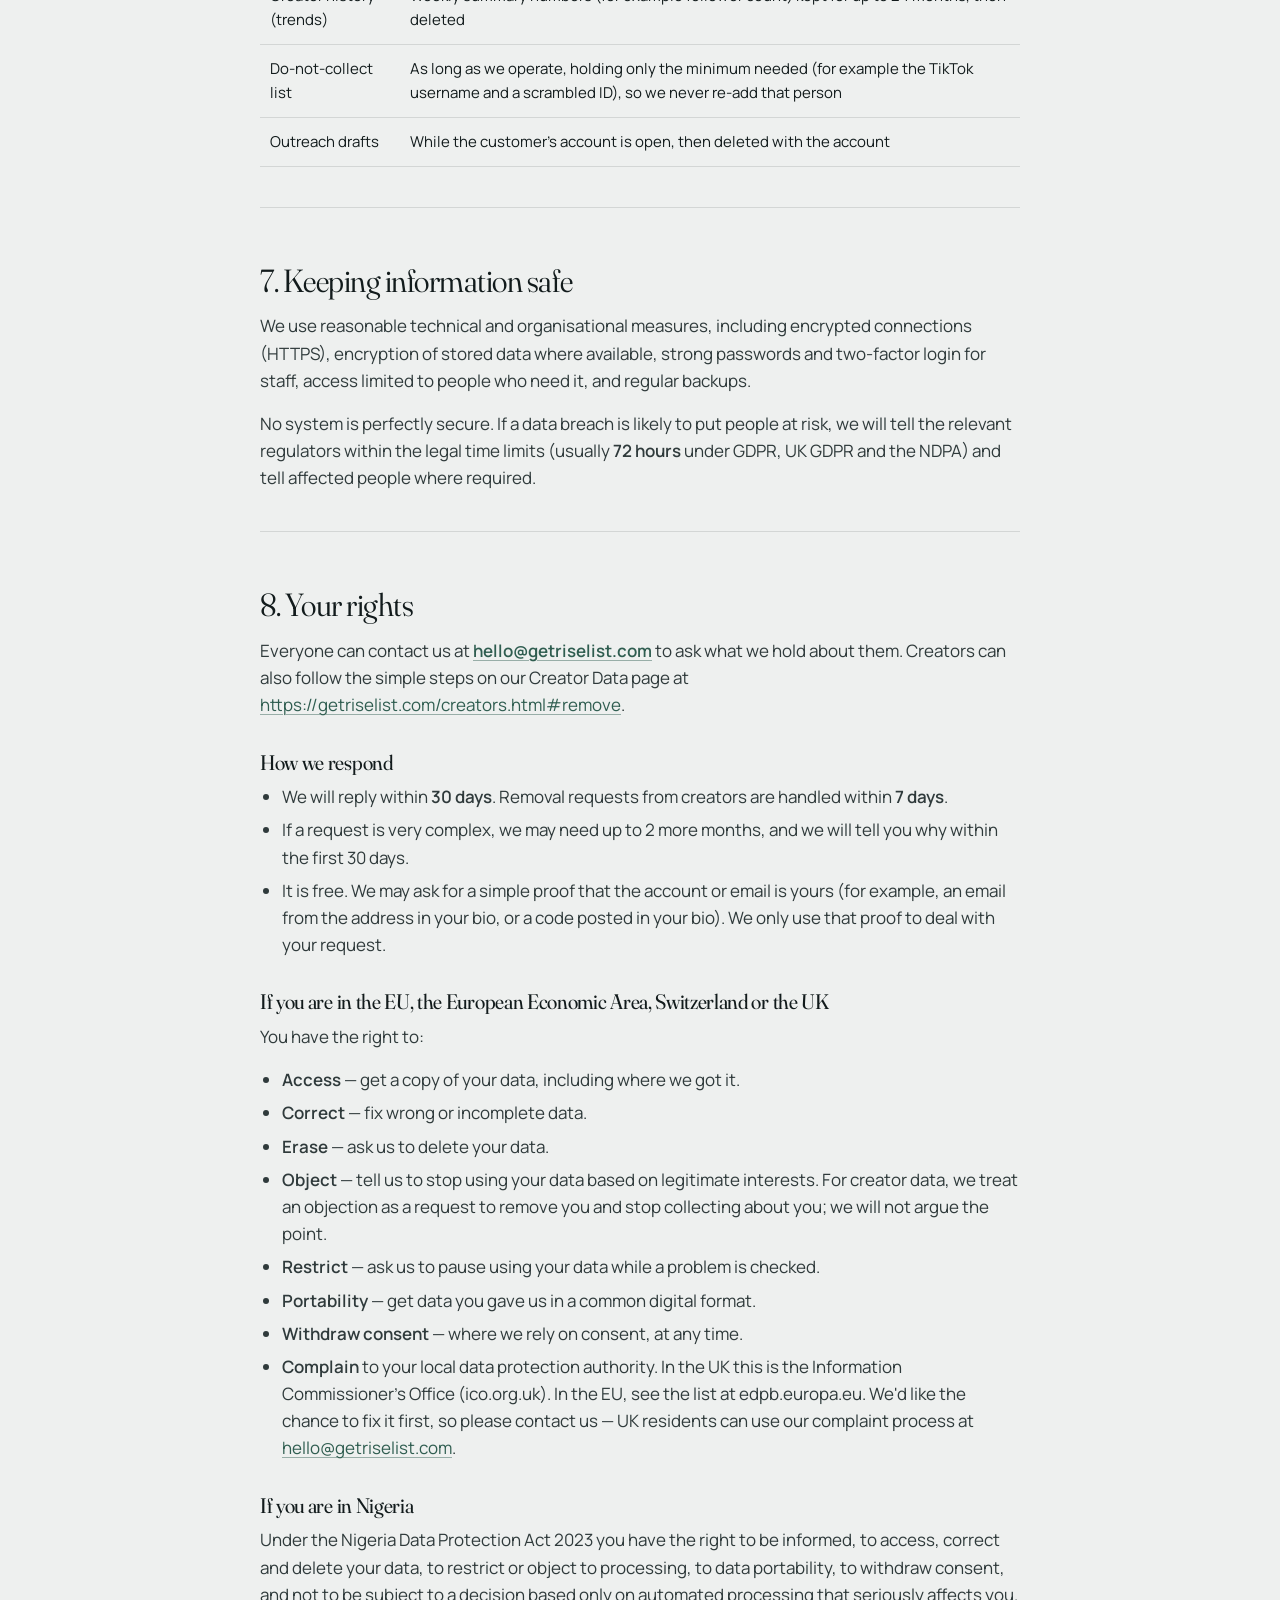
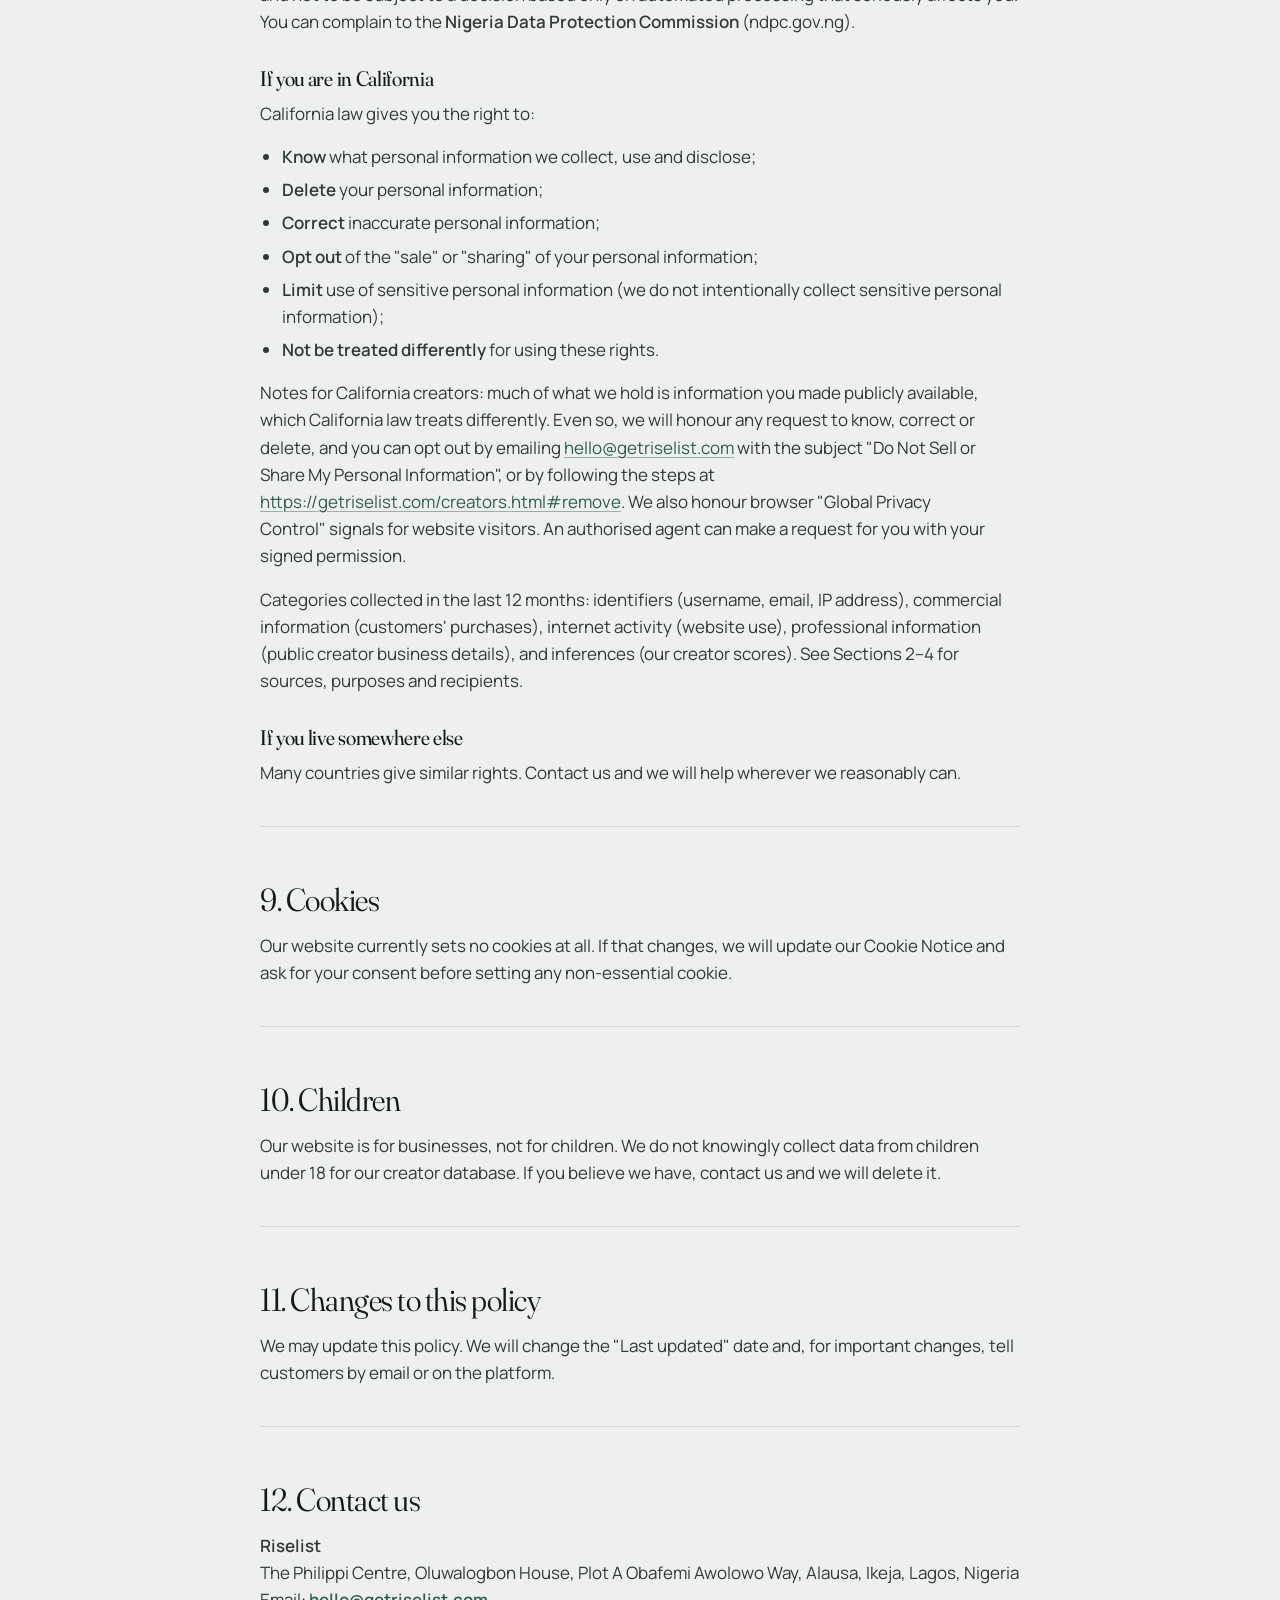
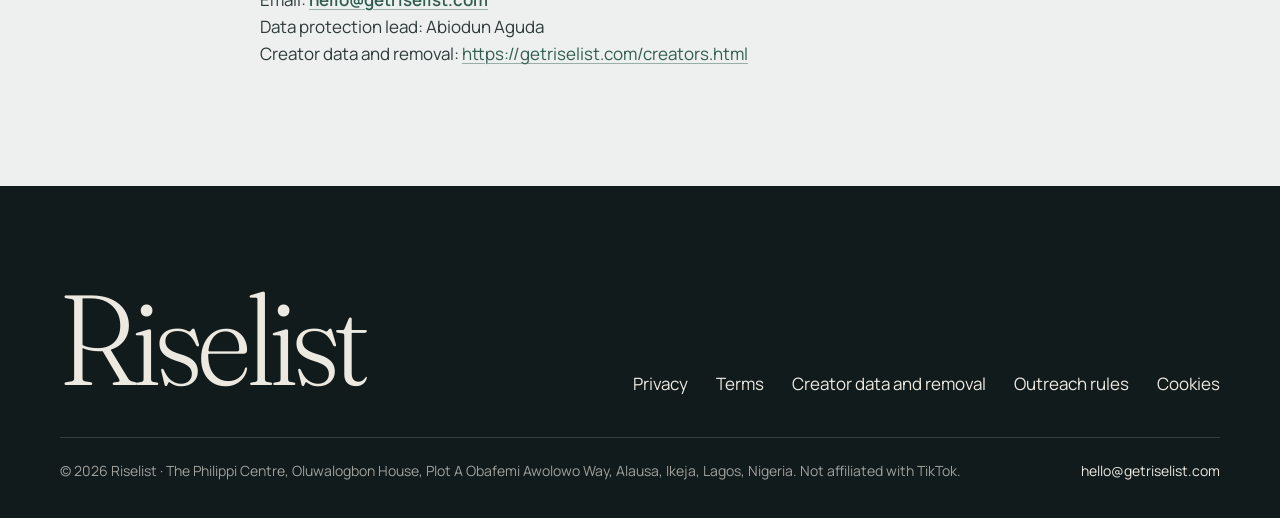
<file: privacy.html>
<!doctype html>
<html lang="en">
<head>
  <meta charset="utf-8">
  <meta name="viewport" content="width=device-width, initial-scale=1">
  <title>Privacy Policy — Riselist</title>
  <script>document.documentElement.className += " js";</script>
  <meta name="description" content="How Riselist collects, uses and protects information about brands, website visitors and the TikTok creators in our database. Updated 2 November 2026.">
  <meta name="theme-color" content="#EEF0EF">
  <link rel="canonical" href="https://getriselist.com/privacy.html">
  <meta property="og:title" content="Privacy Policy — Riselist">
  <meta property="og:description" content="How Riselist collects, uses and protects information about brands, website visitors and the TikTok creators in our database. Updated 2 November 2026.">
  <meta property="og:type" content="website">
  <meta property="og:url" content="https://getriselist.com/privacy.html">
  <meta property="og:site_name" content="Riselist">
  <meta property="og:image" content="https://getriselist.com/assets/og.png">
  <meta name="twitter:card" content="summary_large_image">
  <link rel="icon" href="/assets/favicon.svg" type="image/svg+xml">
  <link rel="icon" type="image/png" sizes="32x32" href="/assets/favicon-32.png">
  <link rel="apple-touch-icon" href="/assets/apple-touch-icon.png">
  <link rel="preload" href="/assets/fonts/fraunces-normal-latin.woff2" as="font" type="font/woff2" crossorigin>
  <link rel="preload" href="/assets/fonts/manrope-normal-latin.woff2" as="font" type="font/woff2" crossorigin>
  <link rel="stylesheet" href="/assets/fonts.css">
  <link rel="stylesheet" href="/assets/style.css">
</head>
<body>
<a class="skip" href="#main">Skip to content</a>
<header class="site-header">
  <div class="wrap">
    <a class="brand" href="/" aria-label="Riselist home">
      <svg class="brand-mark" viewBox="0 0 32 32" aria-hidden="true"><path d="M6 19a10 10 0 0 1 20 0z" fill="#E3C9A8"></path><path d="M3 20h26" stroke="#121B1C" stroke-width="1.5" stroke-linecap="round"></path><path d="M8 25h16" stroke="#121B1C" stroke-width="1.5" stroke-linecap="round"></path></svg>
      <span class="brand-name">Riselist</span>
    </a>
    <button type="button" class="nav-toggle" aria-expanded="false" aria-controls="nav" aria-label="Open menu">
      <svg class="ico-open" viewBox="0 0 20 20" fill="none" stroke="currentColor" stroke-width="1.6" stroke-linecap="round" aria-hidden="true"><path d="M3 6h14M3 10h14M3 14h14"></path></svg><svg class="ico-close" viewBox="0 0 20 20" fill="none" stroke="currentColor" stroke-width="1.6" stroke-linecap="round" aria-hidden="true"><path d="M5 5l10 10M15 5L5 15"></path></svg>
    </button>
    <nav class="nav" id="nav" aria-label="Main">
      <a href="/#demo">Try it</a>
      <a href="/#how">How it works</a>
      <a href="/#pricing">Pricing</a>
      <a href="/creators.html">For creators</a>
      <a class="btn btn-primary" href="/#book">Book a call</a>
    </nav>
  </div>
</header>
<main id="main" class="page">
  <div class="wrap">
    <h1>Privacy Policy</h1>
    <p class="meta">How Riselist collects, uses and protects information about brands, website visitors and the TikTok creators in our database. Updated 2 November 2026.</p>
    <p>This policy explains what personal information Riselist ("we", "us") collects, why, and what choices you have. It covers two groups of people:</p>
<ul>
<li><strong>Customers and website visitors</strong> — brands, agencies and anyone who visits or uses our website.</li>
<li><strong>Creators</strong> — TikTok creators whose <em>public</em> profile information appears in our database. Most creators have not signed up with us. If you are a creator, you may prefer our short <a href="/creators.html">Creator Data Notice</a>.</li>
</ul>
<p>If anything here is unclear, email us at <strong><a href="mailto:hello@getriselist.com">hello@getriselist.com</a></strong>.</p>
<hr />
<h2>1. Who we are</h2>
<p>Riselist is run by Riselist, operated by Abiodun Aguda, The Philippi Centre, Oluwalogbon House, Plot A Obafemi Awolowo Way, Alausa, Ikeja, Lagos, Nigeria. </p>
<p>We are the <strong>data controller</strong> for the information described in this policy. That means we decide how and why it is used, and we are responsible for protecting it.</p>
<p><strong>Data protection lead:</strong> Abiodun Aguda, who you can reach at <strong><a href="mailto:hello@getriselist.com">hello@getriselist.com</a></strong>.</p>
<p><strong>Representatives:</strong></p>
<ul>
<li>EU representative (GDPR Article 27): being appointed</li>
<li>UK representative (UK GDPR Article 27): being appointed</li>
</ul>
<hr />
<h2>2. Information about customers and website visitors</h2>
<p>Riselist is at an early stage. Today we work with brands by email, so most of what we hold about customers is the emails and briefs they send us and our billing records. The table below also covers the account features of the platform we are building, so this policy will not need to change when they launch.</p>
<h3>What we collect</h3>
<table>
<thead>
<tr>
<th>Type</th>
<th>Examples</th>
<th>Where it comes from</th>
</tr>
</thead>
<tbody>
<tr>
<td>Account details</td>
<td>Name, work email, company name, job title, password (stored scrambled)</td>
<td>You, when you sign up</td>
</tr>
<tr>
<td>Billing details</td>
<td>Billing name and address, tax number, payment status</td>
<td>You and our payment provider. We do not store full card numbers.</td>
</tr>
<tr>
<td>Platform activity</td>
<td>Searches, shortlists, saved creators, outreach drafts you write with our tools</td>
<td>Your use of the platform</td>
</tr>
<tr>
<td>Support messages</td>
<td>Emails and chats with us</td>
<td>You</td>
</tr>
<tr>
<td>Technical data</td>
<td>IP address, browser type and pages requested, in our hosting provider's server logs</td>
<td>Your device, via our hosting provider (GitHub Pages)</td>
</tr>
<tr>
<td>Marketing choices</td>
<td>Whether you want our newsletter</td>
<td>You</td>
</tr>
</tbody>
</table>
<h3>Why we use it, and our legal basis</h3>
<table>
<thead>
<tr>
<th>Purpose</th>
<th>Legal basis</th>
</tr>
</thead>
<tbody>
<tr>
<td>Create and run your account, provide the service, bill you</td>
<td>Contract with you</td>
</tr>
<tr>
<td>Keep the platform secure, prevent fraud and misuse</td>
<td>Legitimate interests (keeping our service safe)</td>
</tr>
<tr>
<td>Improve the product and understand how it is used</td>
<td>Legitimate interests (making the product better)</td>
</tr>
<tr>
<td>Send service messages (receipts, security alerts, changes to terms)</td>
<td>Contract with you</td>
</tr>
<tr>
<td>Send marketing emails</td>
<td>Your consent, or legitimate interests where the law allows it for existing customers. You can unsubscribe at any time.</td>
</tr>
<tr>
<td>Keep tax and accounting records</td>
<td>Legal obligation</td>
</tr>
</tbody>
</table>
<hr />
<h2>3. Information about creators</h2>
<h3>What we collect</h3>
<p>We only collect information that the creator has made <strong>publicly visible</strong> on TikTok to anyone, without logging in. We do not collect:</p>
<ul>
<li>private accounts, or anything behind a login,</li>
<li>direct messages, passwords or private contact details,</li>
<li>phone numbers or home addresses,</li>
<li>information about the creator's followers as individuals.</li>
</ul>
<p>What we do collect:</p>
<table>
<thead>
<tr>
<th>Type</th>
<th>Examples</th>
</tr>
</thead>
<tbody>
<tr>
<td>Public profile</td>
<td>Username, display name, profile photo, bio, country or language shown, verified status</td>
</tr>
<tr>
<td>Public numbers</td>
<td>Follower, following and total like counts</td>
</tr>
<tr>
<td>Recent public videos</td>
<td>Up to the latest 30 videos: link, caption, date, views, likes, comments count, shares, sounds used, hashtags</td>
</tr>
<tr>
<td>Sponsored signals</td>
<td>Whether a post appears to be an ad or paid partnership (for example a "Paid partnership" label or #ad)</td>
</tr>
<tr>
<td>Public links</td>
<td>Links shown in the bio, including shop or storefront links (for example TikTok Shop or Amazon storefront)</td>
</tr>
<tr>
<td>Business contact email</td>
<td>Only an email address the creator has chosen to show publicly in their bio for business enquiries</td>
</tr>
<tr>
<td>Scores we calculate</td>
<td>For example engagement rate (views compared to followers), how often posts are sponsored, whether the creator sells products, posting frequency, content category</td>
</tr>
</tbody>
</table>
<p><strong>About our scores:</strong> Our scores are estimates made by our software from the public numbers above. They are not facts the creator gave us and they can be wrong. They are not used to make decisions with legal or similarly serious effects on anyone. A brand always decides for itself whether to contact a creator.</p>
<p><strong>Things we try hard not to collect or guess:</strong> We do not try to work out a creator's health, religion, ethnicity, sexual orientation, political views or other sensitive characteristics, and we do not use face recognition. We aim to exclude accounts that appear to belong to people under 18. If you think we hold data about a child, tell us and we will delete it.</p>
<h3>Where it comes from</h3>
<p>From public TikTok profile and video pages. We refresh it about <strong>once a week</strong>.</p>
<h3>Why we use it</h3>
<ul>
<li>To help brands find creators whose public work fits a marketing campaign.</li>
<li>To show brands public performance information so they can make fair, informed choices.</li>
<li>To help brands write a first business enquiry to the creator's <strong>public business email</strong>.</li>
</ul>
<p>This is also good for creators: it helps them get found for paid work.</p>
<h3>Our legal basis</h3>
<p><strong>Legitimate interests</strong> (GDPR and UK GDPR Article 6(1)(f); Nigeria Data Protection Act 2023, section 25). Our interest, and that of brands, is to find creators for business partnerships, using information the creator chose to publish to promote their work. We have written an assessment balancing this against creators' rights. We limit what we collect, keep it fresh, and make it easy to object. You can ask us for a summary of this assessment.</p>
<h3>How creators find out</h3>
<p>Because we collect this information from TikTok and not from the creator, the law (for example GDPR Article 14) requires us to tell creators about it. We do this by:</p>
<ol>
<li>publishing this policy and our Creator Data Notice;</li>
<li>requiring that the <strong>first</strong> outreach email a brand sends through our tools includes a short line saying where the brand found the creator's details, with a link to our Creator Data Notice.</li>
</ol>
<h3>Creator choices</h3>
<p>Creators can see, correct or remove their data at any time — see <strong>Section 8</strong> and our Creator Data Notice. If a creator asks to be removed, we delete their profile and add them to a <strong>do-not-collect list</strong> so they are not added back at the next weekly refresh.</p>
<hr />
<h2>4. Who we share information with</h2>
<p>We <strong>do not sell</strong> customers' personal information.</p>
<table>
<thead>
<tr>
<th>Who</th>
<th>What and why</th>
</tr>
</thead>
<tbody>
<tr>
<td><strong>Brand customers</strong></td>
<td>Creator profiles and scores, so they can find and contact creators. Customers must agree to our terms, which forbid them from reselling raw creator data, using it for anything other than business partnerships (for example not for hiring, credit, insurance or housing decisions), sending spam, or ignoring a creator's request to stop contact.</td>
</tr>
<tr>
<td><strong>Service providers</strong></td>
<td>Hosting (GitHub Pages for this website, and our application database host), email delivery, payments, customer support tools, and AI writing tools used for outreach drafts. They may only use the data to provide their service to us, under written contracts.</td>
</tr>
<tr>
<td><strong>Professional advisers</strong></td>
<td>Accountants and lawyers, where needed.</td>
</tr>
<tr>
<td><strong>Authorities</strong></td>
<td>Where the law requires it, or to protect rights and safety.</td>
</tr>
<tr>
<td><strong>A buyer of our business</strong></td>
<td>If the business is sold or merged, under the same protections.</td>
</tr>
</tbody>
</table>
<p>We will send you a current list of our main service providers on request.</p>
<hr />
<h2>5. International transfers</h2>
<p>We are based in <strong>Nigeria</strong>. Our servers and service providers are located in the United States and the European Union. Our customers and creators are located all over the world.</p>
<p>This means your information may be stored or used in a country that is not your own, including countries whose laws may not protect data in the same way. When we move personal data across borders, we use the protections required by the law that applies, for example:</p>
<ul>
<li><strong>EU / UK data:</strong> the European Commission's Standard Contractual Clauses (and the UK Addendum) with our service providers, or a country the EU/UK has approved as "adequate". Nigeria currently does not have an EU or UK adequacy decision, so we apply the same protections described in this policy to all data no matter where it is held.</li>
<li><strong>Nigeria (NDPA sections 41–43):</strong> we only transfer data where the recipient country or organisation gives an adequate level of protection, or where another basis allowed by the NDPA applies, and we record our reasons.</li>
</ul>
<p>You can ask us for a copy of the safeguards we use.</p>
<hr />
<h2>6. How long we keep information</h2>
<table>
<thead>
<tr>
<th>Information</th>
<th>How long</th>
</tr>
</thead>
<tbody>
<tr>
<td>Customer account data</td>
<td>While your account is open, then up to 2 years after it closes (so we can deal with questions or disputes)</td>
</tr>
<tr>
<td>Billing and tax records</td>
<td>As long as tax law requires — usually 6 years</td>
</tr>
<tr>
<td>Website technical logs</td>
<td>Up to 12 months</td>
</tr>
<tr>
<td>Marketing preferences</td>
<td>Until you unsubscribe, then we keep only your email on a "do not email" list</td>
</tr>
<tr>
<td>Creator profile</td>
<td>While the creator's TikTok account stays public and active. If an account becomes private, deleted or unreachable, we remove it from search within 30 days and delete it within 90 days.</td>
</tr>
<tr>
<td>Creator video data</td>
<td>Only the latest 30 videos. Older video details are deleted at each refresh.</td>
</tr>
<tr>
<td>Creator history (trends)</td>
<td>Weekly summary numbers (for example follower count) kept for up to 24 months, then deleted</td>
</tr>
<tr>
<td>Do-not-collect list</td>
<td>As long as we operate, holding only the minimum needed (for example the TikTok username and a scrambled ID), so we never re-add that person</td>
</tr>
<tr>
<td>Outreach drafts</td>
<td>While the customer's account is open, then deleted with the account</td>
</tr>
</tbody>
</table>
<hr />
<h2>7. Keeping information safe</h2>
<p>We use reasonable technical and organisational measures, including encrypted connections (HTTPS), encryption of stored data where available, strong passwords and two-factor login for staff, access limited to people who need it, and regular backups.</p>
<p>No system is perfectly secure. If a data breach is likely to put people at risk, we will tell the relevant regulators within the legal time limits (usually <strong>72 hours</strong> under GDPR, UK GDPR and the NDPA) and tell affected people where required.</p>
<hr />
<h2>8. Your rights</h2>
<p>Everyone can contact us at <strong><a href="mailto:hello@getriselist.com">hello@getriselist.com</a></strong> to ask what we hold about them. Creators can also follow the simple steps on our Creator Data page at <a href="https://getriselist.com/creators.html#remove">https://getriselist.com/creators.html#remove</a>.</p>
<h3>How we respond</h3>
<ul>
<li>We will reply within <strong>30 days</strong>. Removal requests from creators are handled within <strong>7 days</strong>.</li>
<li>If a request is very complex, we may need up to 2 more months, and we will tell you why within the first 30 days.</li>
<li>It is free. We may ask for a simple proof that the account or email is yours (for example, an email from the address in your bio, or a code posted in your bio). We only use that proof to deal with your request.</li>
</ul>
<h3>If you are in the EU, the European Economic Area, Switzerland or the UK</h3>
<p>You have the right to:</p>
<ul>
<li><strong>Access</strong> — get a copy of your data, including where we got it.</li>
<li><strong>Correct</strong> — fix wrong or incomplete data.</li>
<li><strong>Erase</strong> — ask us to delete your data.</li>
<li><strong>Object</strong> — tell us to stop using your data based on legitimate interests. For creator data, we treat an objection as a request to remove you and stop collecting about you; we will not argue the point.</li>
<li><strong>Restrict</strong> — ask us to pause using your data while a problem is checked.</li>
<li><strong>Portability</strong> — get data you gave us in a common digital format.</li>
<li><strong>Withdraw consent</strong> — where we rely on consent, at any time.</li>
<li><strong>Complain</strong> to your local data protection authority. In the UK this is the Information Commissioner's Office (ico.org.uk). In the EU, see the list at edpb.europa.eu. We'd like the chance to fix it first, so please contact us — UK residents can use our complaint process at <a href="mailto:hello@getriselist.com">hello@getriselist.com</a>.</li>
</ul>
<h3>If you are in Nigeria</h3>
<p>Under the Nigeria Data Protection Act 2023 you have the right to be informed, to access, correct and delete your data, to restrict or object to processing, to data portability, to withdraw consent, and not to be subject to a decision based only on automated processing that seriously affects you. You can complain to the <strong>Nigeria Data Protection Commission</strong> (ndpc.gov.ng).</p>
<h3>If you are in California</h3>
<p>California law gives you the right to:</p>
<ul>
<li><strong>Know</strong> what personal information we collect, use and disclose;</li>
<li><strong>Delete</strong> your personal information;</li>
<li><strong>Correct</strong> inaccurate personal information;</li>
<li><strong>Opt out</strong> of the "sale" or "sharing" of your personal information;</li>
<li><strong>Limit</strong> use of sensitive personal information (we do not intentionally collect sensitive personal information);</li>
<li><strong>Not be treated differently</strong> for using these rights.</li>
</ul>
<p>Notes for California creators: much of what we hold is information you made publicly available, which California law treats differently. Even so, we will honour any request to know, correct or delete, and you can opt out by emailing <a href="mailto:hello@getriselist.com">hello@getriselist.com</a> with the subject "Do Not Sell or Share My Personal Information", or by following the steps at <a href="https://getriselist.com/creators.html#remove">https://getriselist.com/creators.html#remove</a>. We also honour browser "Global Privacy Control" signals for website visitors. An authorised agent can make a request for you with your signed permission.</p>
<p>Categories collected in the last 12 months: identifiers (username, email, IP address), commercial information (customers' purchases), internet activity (website use), professional information (public creator business details), and inferences (our creator scores). See Sections 2–4 for sources, purposes and recipients.</p>
<h3>If you live somewhere else</h3>
<p>Many countries give similar rights. Contact us and we will help wherever we reasonably can.</p>
<hr />
<h2>9. Cookies</h2>
<p>Our website currently sets no cookies at all. If that changes, we will update our Cookie Notice and ask for your consent before setting any non-essential cookie.</p>
<hr />
<h2>10. Children</h2>
<p>Our website is for businesses, not for children. We do not knowingly collect data from children under 18 for our creator database. If you believe we have, contact us and we will delete it.</p>
<hr />
<h2>11. Changes to this policy</h2>
<p>We may update this policy. We will change the "Last updated" date and, for important changes, tell customers by email or on the platform.</p>
<hr />
<h2>12. Contact us</h2>
<p><strong>Riselist</strong><br />
The Philippi Centre, Oluwalogbon House, Plot A Obafemi Awolowo Way, Alausa, Ikeja, Lagos, Nigeria<br />
Email: <strong><a href="mailto:hello@getriselist.com">hello@getriselist.com</a></strong><br />
Data protection lead: Abiodun Aguda<br />
Creator data and removal: <a href="https://getriselist.com/creators.html">https://getriselist.com/creators.html</a>  </p>
  </div>
</main>
<footer class="site-footer">
  <div class="wrap">
    <div class="top">
      <p class="wordmark">Riselist</p>
      <nav aria-label="Legal and policies">
        <a href="/privacy.html">Privacy</a>
        <a href="/terms.html">Terms</a>
        <a href="/creators.html">Creator data and removal</a>
        <a href="/outreach-rules.html">Outreach rules</a>
        <a href="/cookies.html">Cookies</a>
      </nav>
    </div>
    <div class="bottom">
      <span>© 2026 Riselist · The Philippi Centre, Oluwalogbon House, Plot A Obafemi Awolowo Way, Alausa, Ikeja, Lagos, Nigeria. Not affiliated with TikTok.</span>
      <span><a href="mailto:hello@getriselist.com">hello@getriselist.com</a></span>
    </div>
  </div>
</footer>
<script src="/assets/main.js" defer></script>
</body>
</html>
</file>
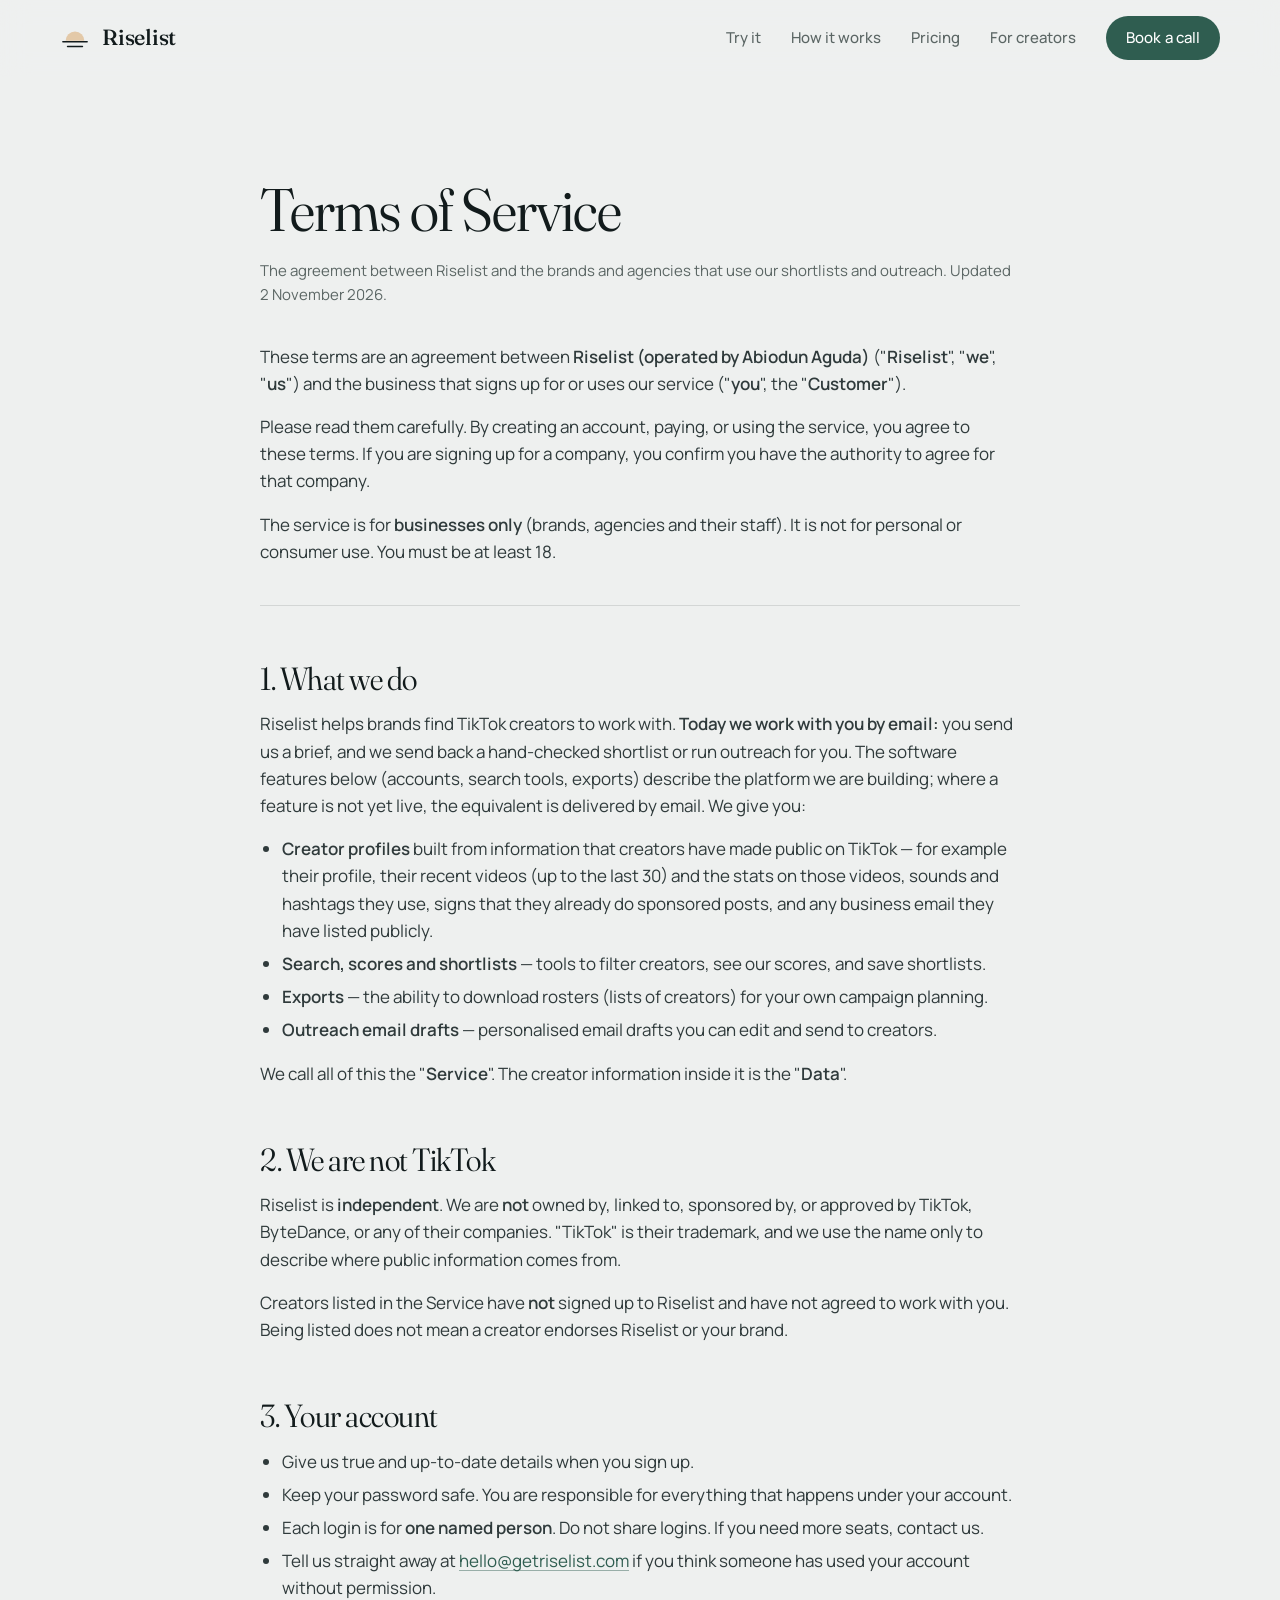
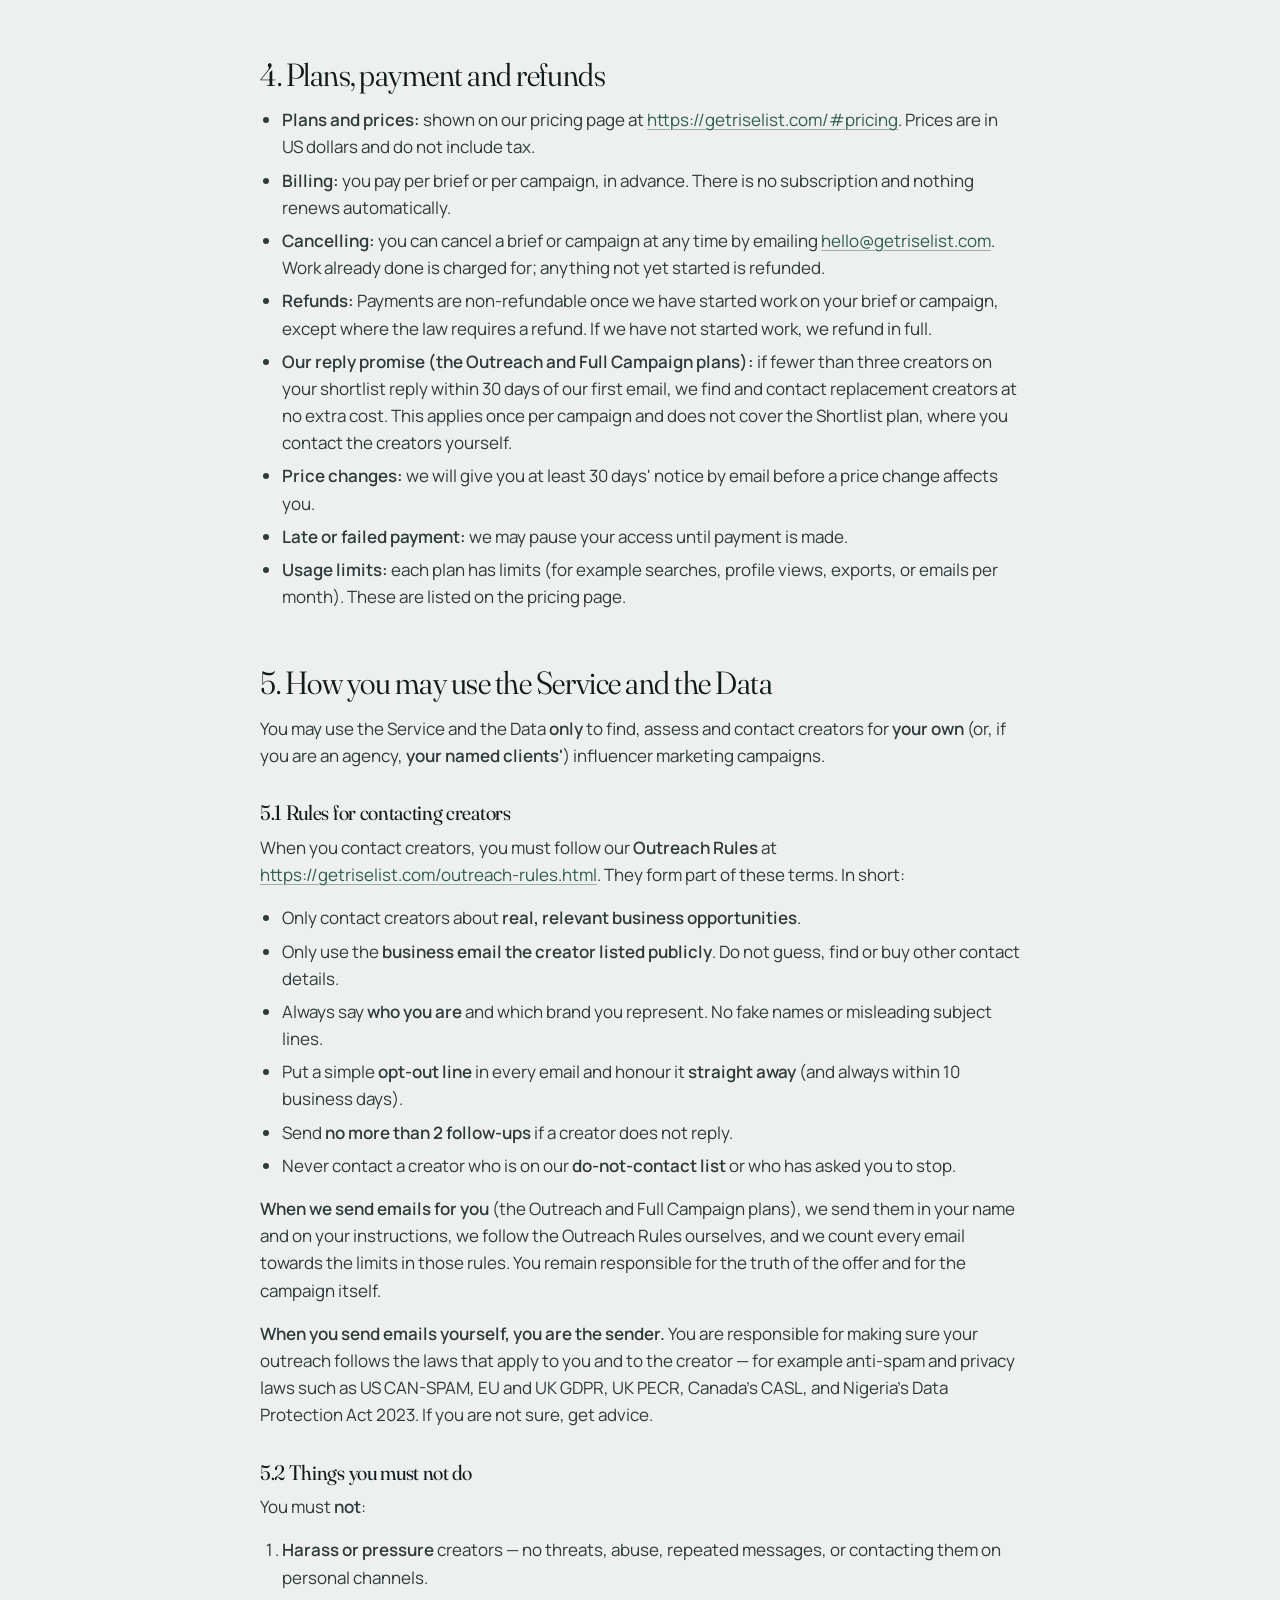
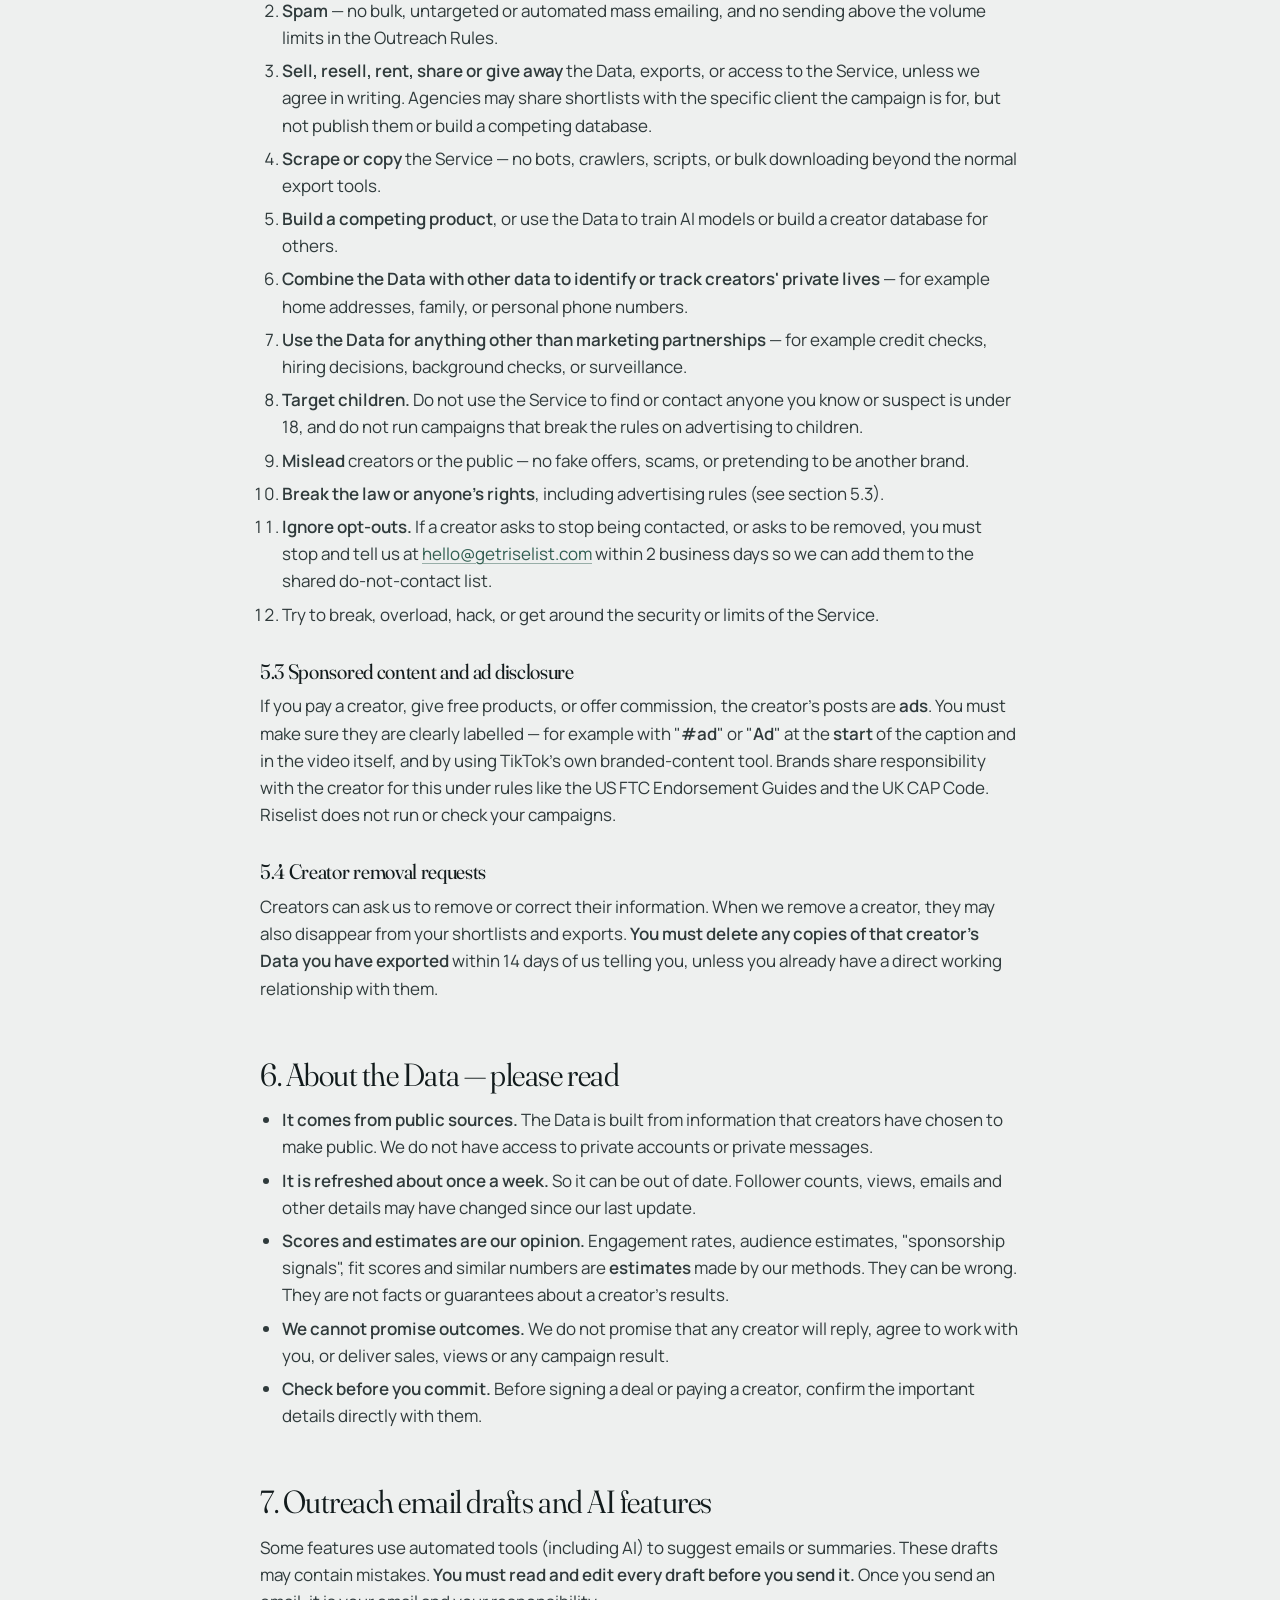
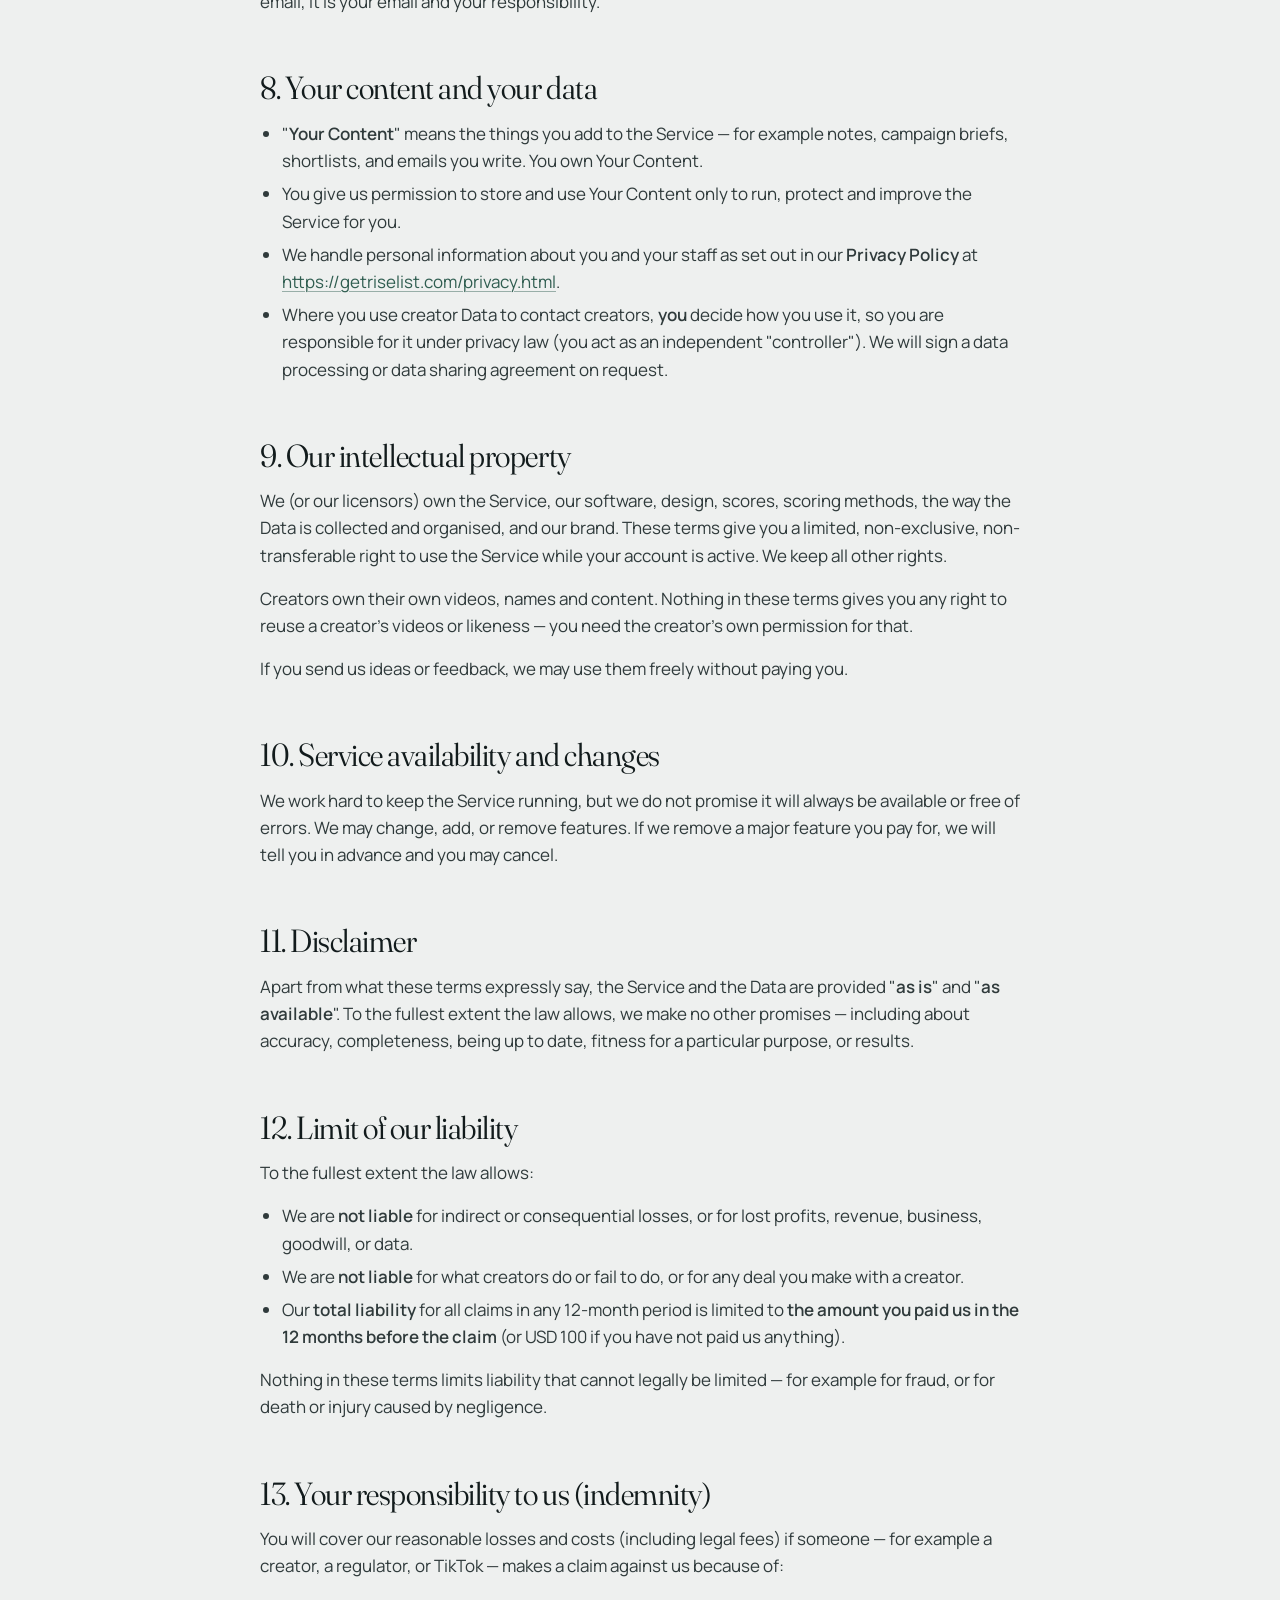
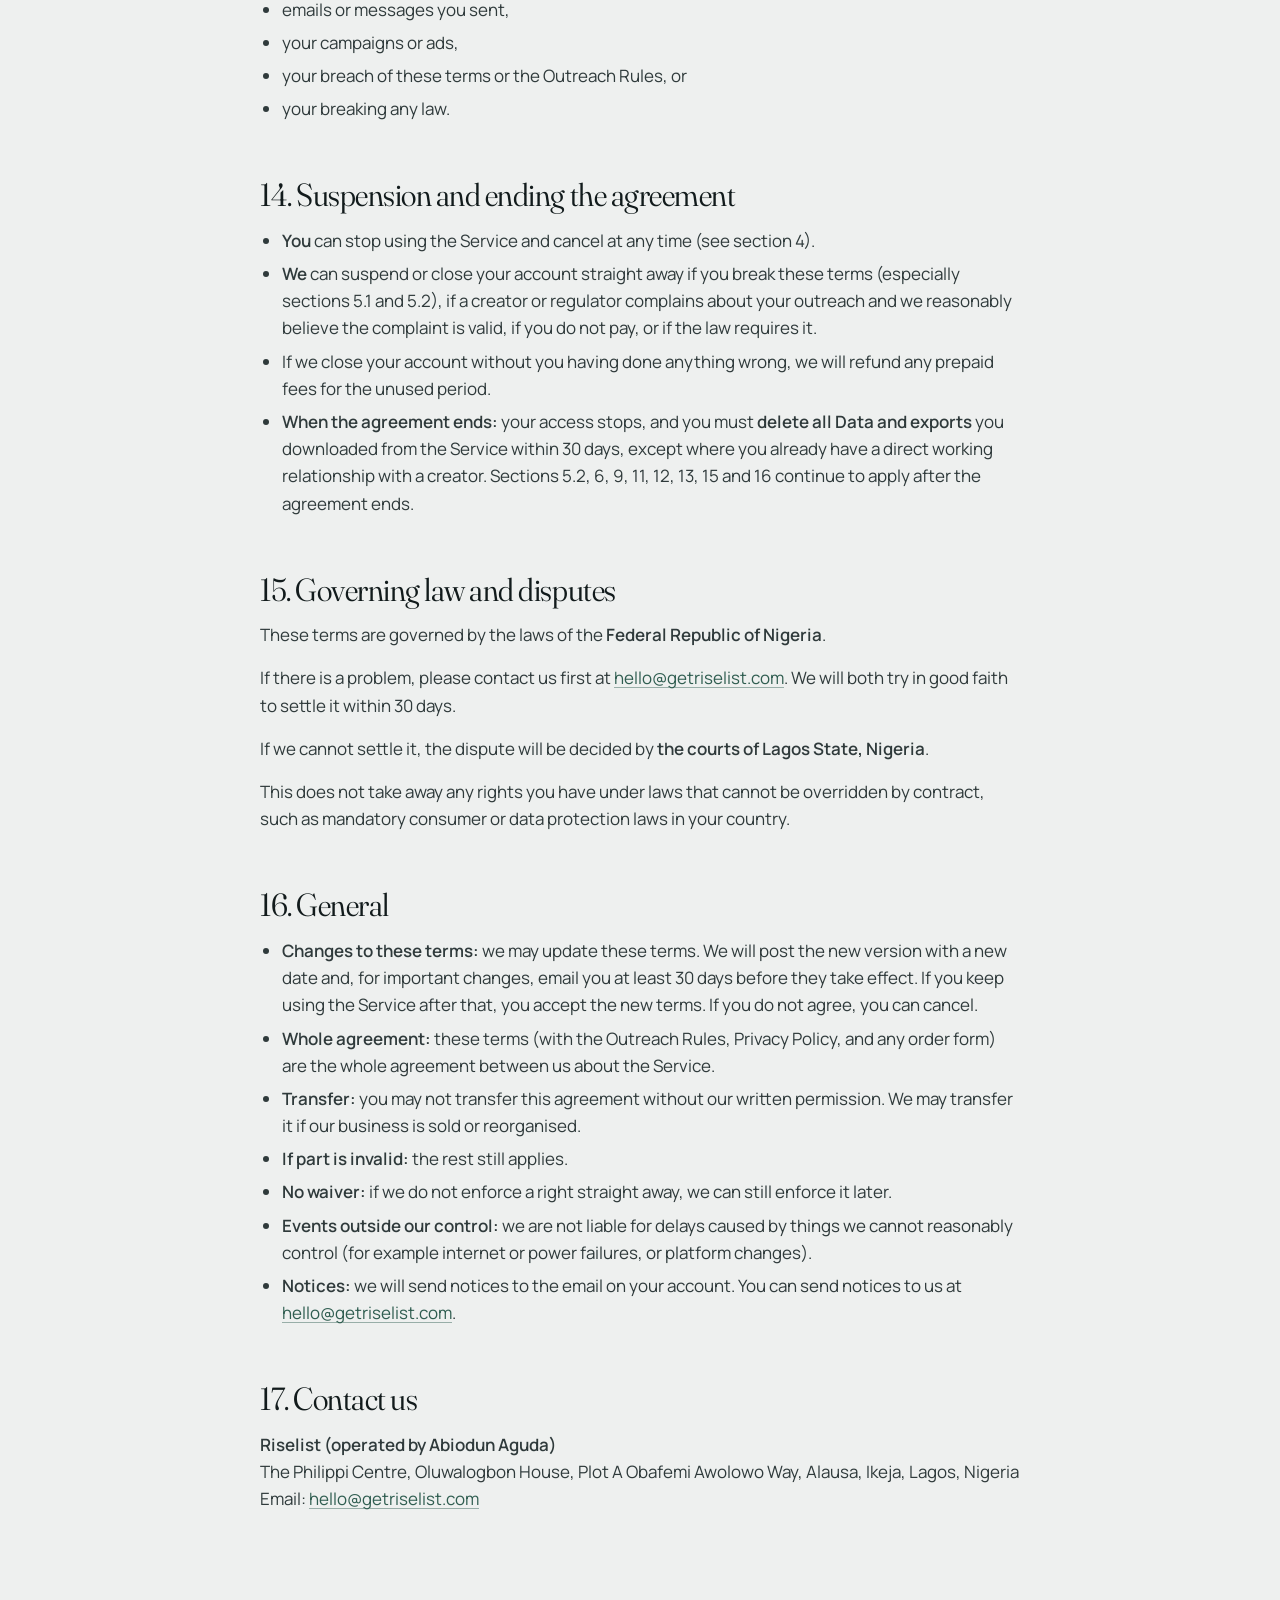
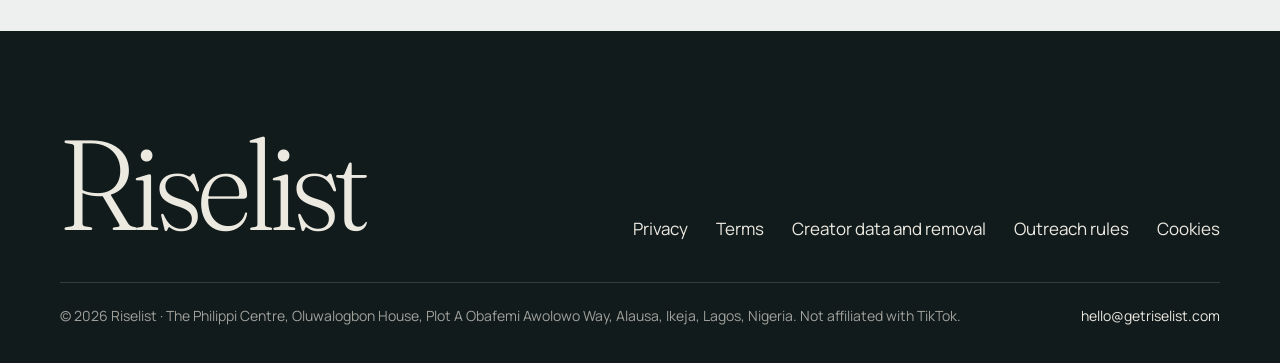
<file: terms.html>
<!doctype html>
<html lang="en">
<head>
  <meta charset="utf-8">
  <meta name="viewport" content="width=device-width, initial-scale=1">
  <title>Terms of Service — Riselist</title>
  <script>document.documentElement.className += " js";</script>
  <meta name="description" content="The agreement between Riselist and the brands and agencies that use our shortlists and outreach. Updated 2 November 2026.">
  <meta name="theme-color" content="#EEF0EF">
  <link rel="canonical" href="https://getriselist.com/terms.html">
  <meta property="og:title" content="Terms of Service — Riselist">
  <meta property="og:description" content="The agreement between Riselist and the brands and agencies that use our shortlists and outreach. Updated 2 November 2026.">
  <meta property="og:type" content="website">
  <meta property="og:url" content="https://getriselist.com/terms.html">
  <meta property="og:site_name" content="Riselist">
  <meta property="og:image" content="https://getriselist.com/assets/og.png">
  <meta name="twitter:card" content="summary_large_image">
  <link rel="icon" href="/assets/favicon.svg" type="image/svg+xml">
  <link rel="icon" type="image/png" sizes="32x32" href="/assets/favicon-32.png">
  <link rel="apple-touch-icon" href="/assets/apple-touch-icon.png">
  <link rel="preload" href="/assets/fonts/fraunces-normal-latin.woff2" as="font" type="font/woff2" crossorigin>
  <link rel="preload" href="/assets/fonts/manrope-normal-latin.woff2" as="font" type="font/woff2" crossorigin>
  <link rel="stylesheet" href="/assets/fonts.css">
  <link rel="stylesheet" href="/assets/style.css">
</head>
<body>
<a class="skip" href="#main">Skip to content</a>
<header class="site-header">
  <div class="wrap">
    <a class="brand" href="/" aria-label="Riselist home">
      <svg class="brand-mark" viewBox="0 0 32 32" aria-hidden="true"><path d="M6 19a10 10 0 0 1 20 0z" fill="#E3C9A8"></path><path d="M3 20h26" stroke="#121B1C" stroke-width="1.5" stroke-linecap="round"></path><path d="M8 25h16" stroke="#121B1C" stroke-width="1.5" stroke-linecap="round"></path></svg>
      <span class="brand-name">Riselist</span>
    </a>
    <button type="button" class="nav-toggle" aria-expanded="false" aria-controls="nav" aria-label="Open menu">
      <svg class="ico-open" viewBox="0 0 20 20" fill="none" stroke="currentColor" stroke-width="1.6" stroke-linecap="round" aria-hidden="true"><path d="M3 6h14M3 10h14M3 14h14"></path></svg><svg class="ico-close" viewBox="0 0 20 20" fill="none" stroke="currentColor" stroke-width="1.6" stroke-linecap="round" aria-hidden="true"><path d="M5 5l10 10M15 5L5 15"></path></svg>
    </button>
    <nav class="nav" id="nav" aria-label="Main">
      <a href="/#demo">Try it</a>
      <a href="/#how">How it works</a>
      <a href="/#pricing">Pricing</a>
      <a href="/creators.html">For creators</a>
      <a class="btn btn-primary" href="/#book">Book a call</a>
    </nav>
  </div>
</header>
<main id="main" class="page">
  <div class="wrap">
    <h1>Terms of Service</h1>
    <p class="meta">The agreement between Riselist and the brands and agencies that use our shortlists and outreach. Updated 2 November 2026.</p>
    <p>These terms are an agreement between <strong>Riselist (operated by Abiodun Aguda)</strong> ("<strong>Riselist</strong>", "<strong>we</strong>", "<strong>us</strong>") and the business that signs up for or uses our service ("<strong>you</strong>", the "<strong>Customer</strong>").</p>
<p>Please read them carefully. By creating an account, paying, or using the service, you agree to these terms. If you are signing up for a company, you confirm you have the authority to agree for that company.</p>
<p>The service is for <strong>businesses only</strong> (brands, agencies and their staff). It is not for personal or consumer use. You must be at least 18.</p>
<hr />
<h2>1. What we do</h2>
<p>Riselist helps brands find TikTok creators to work with. <strong>Today we work with you by email:</strong> you send us a brief, and we send back a hand-checked shortlist or run outreach for you. The software features below (accounts, search tools, exports) describe the platform we are building; where a feature is not yet live, the equivalent is delivered by email. We give you:</p>
<ul>
<li><strong>Creator profiles</strong> built from information that creators have made public on TikTok — for example their profile, their recent videos (up to the last 30) and the stats on those videos, sounds and hashtags they use, signs that they already do sponsored posts, and any business email they have listed publicly.</li>
<li><strong>Search, scores and shortlists</strong> — tools to filter creators, see our scores, and save shortlists.</li>
<li><strong>Exports</strong> — the ability to download rosters (lists of creators) for your own campaign planning.</li>
<li><strong>Outreach email drafts</strong> — personalised email drafts you can edit and send to creators.</li>
</ul>
<p>We call all of this the "<strong>Service</strong>". The creator information inside it is the "<strong>Data</strong>".</p>
<h2>2. We are not TikTok</h2>
<p>Riselist is <strong>independent</strong>. We are <strong>not</strong> owned by, linked to, sponsored by, or approved by TikTok, ByteDance, or any of their companies. "TikTok" is their trademark, and we use the name only to describe where public information comes from.</p>
<p>Creators listed in the Service have <strong>not</strong> signed up to Riselist and have not agreed to work with you. Being listed does not mean a creator endorses Riselist or your brand.</p>
<h2>3. Your account</h2>
<ul>
<li>Give us true and up-to-date details when you sign up.</li>
<li>Keep your password safe. You are responsible for everything that happens under your account.</li>
<li>Each login is for <strong>one named person</strong>. Do not share logins. If you need more seats, contact us.</li>
<li>Tell us straight away at <a href="mailto:hello@getriselist.com">hello@getriselist.com</a> if you think someone has used your account without permission.</li>
</ul>
<h2>4. Plans, payment and refunds</h2>
<ul>
<li><strong>Plans and prices:</strong> shown on our pricing page at <a href="https://getriselist.com/#pricing">https://getriselist.com/#pricing</a>. Prices are in US dollars and do not include tax.</li>
<li><strong>Billing:</strong> you pay per brief or per campaign, in advance. There is no subscription and nothing renews automatically.</li>
<li><strong>Cancelling:</strong> you can cancel a brief or campaign at any time by emailing <a href="mailto:hello@getriselist.com">hello@getriselist.com</a>. Work already done is charged for; anything not yet started is refunded.</li>
<li><strong>Refunds:</strong> Payments are non-refundable once we have started work on your brief or campaign, except where the law requires a refund. If we have not started work, we refund in full.</li>
<li><strong>Our reply promise (the Outreach and Full Campaign plans):</strong> if fewer than three creators on your shortlist reply within 30 days of our first email, we find and contact replacement creators at no extra cost. This applies once per campaign and does not cover the Shortlist plan, where you contact the creators yourself.</li>
<li><strong>Price changes:</strong> we will give you at least 30 days' notice by email before a price change affects you.</li>
<li><strong>Late or failed payment:</strong> we may pause your access until payment is made.</li>
<li><strong>Usage limits:</strong> each plan has limits (for example searches, profile views, exports, or emails per month). These are listed on the pricing page.</li>
</ul>
<h2>5. How you may use the Service and the Data</h2>
<p>You may use the Service and the Data <strong>only</strong> to find, assess and contact creators for <strong>your own</strong> (or, if you are an agency, <strong>your named clients'</strong>) influencer marketing campaigns.</p>
<h3>5.1 Rules for contacting creators</h3>
<p>When you contact creators, you must follow our <strong>Outreach Rules</strong> at <a href="https://getriselist.com/outreach-rules.html">https://getriselist.com/outreach-rules.html</a>. They form part of these terms. In short:</p>
<ul>
<li>Only contact creators about <strong>real, relevant business opportunities</strong>.</li>
<li>Only use the <strong>business email the creator listed publicly</strong>. Do not guess, find or buy other contact details.</li>
<li>Always say <strong>who you are</strong> and which brand you represent. No fake names or misleading subject lines.</li>
<li>Put a simple <strong>opt-out line</strong> in every email and honour it <strong>straight away</strong> (and always within 10 business days).</li>
<li>Send <strong>no more than 2 follow-ups</strong> if a creator does not reply.</li>
<li>Never contact a creator who is on our <strong>do-not-contact list</strong> or who has asked you to stop.</li>
</ul>
<p><strong>When we send emails for you</strong> (the Outreach and Full Campaign plans), we send them in your name and on your instructions, we follow the Outreach Rules ourselves, and we count every email towards the limits in those rules. You remain responsible for the truth of the offer and for the campaign itself.</p>
<p><strong>When you send emails yourself, you are the sender.</strong> You are responsible for making sure your outreach follows the laws that apply to you and to the creator — for example anti-spam and privacy laws such as US CAN-SPAM, EU and UK GDPR, UK PECR, Canada's CASL, and Nigeria's Data Protection Act 2023. If you are not sure, get advice.</p>
<h3>5.2 Things you must not do</h3>
<p>You must <strong>not</strong>:</p>
<ol>
<li><strong>Harass or pressure</strong> creators — no threats, abuse, repeated messages, or contacting them on personal channels.</li>
<li><strong>Spam</strong> — no bulk, untargeted or automated mass emailing, and no sending above the volume limits in the Outreach Rules.</li>
<li><strong>Sell, resell, rent, share or give away</strong> the Data, exports, or access to the Service, unless we agree in writing. Agencies may share shortlists with the specific client the campaign is for, but not publish them or build a competing database.</li>
<li><strong>Scrape or copy</strong> the Service — no bots, crawlers, scripts, or bulk downloading beyond the normal export tools.</li>
<li><strong>Build a competing product</strong>, or use the Data to train AI models or build a creator database for others.</li>
<li><strong>Combine the Data with other data to identify or track creators' private lives</strong> — for example home addresses, family, or personal phone numbers.</li>
<li><strong>Use the Data for anything other than marketing partnerships</strong> — for example credit checks, hiring decisions, background checks, or surveillance.</li>
<li><strong>Target children.</strong> Do not use the Service to find or contact anyone you know or suspect is under 18, and do not run campaigns that break the rules on advertising to children.</li>
<li><strong>Mislead</strong> creators or the public — no fake offers, scams, or pretending to be another brand.</li>
<li><strong>Break the law or anyone's rights</strong>, including advertising rules (see section 5.3).</li>
<li><strong>Ignore opt-outs.</strong> If a creator asks to stop being contacted, or asks to be removed, you must stop and tell us at <a href="mailto:hello@getriselist.com">hello@getriselist.com</a> within 2 business days so we can add them to the shared do-not-contact list.</li>
<li>Try to break, overload, hack, or get around the security or limits of the Service.</li>
</ol>
<h3>5.3 Sponsored content and ad disclosure</h3>
<p>If you pay a creator, give free products, or offer commission, the creator's posts are <strong>ads</strong>. You must make sure they are clearly labelled — for example with "<strong>#ad</strong>" or "<strong>Ad</strong>" at the <strong>start</strong> of the caption and in the video itself, and by using TikTok's own branded-content tool. Brands share responsibility with the creator for this under rules like the US FTC Endorsement Guides and the UK CAP Code. Riselist does not run or check your campaigns.</p>
<h3>5.4 Creator removal requests</h3>
<p>Creators can ask us to remove or correct their information. When we remove a creator, they may also disappear from your shortlists and exports. <strong>You must delete any copies of that creator's Data you have exported</strong> within 14 days of us telling you, unless you already have a direct working relationship with them.</p>
<h2>6. About the Data — please read</h2>
<ul>
<li><strong>It comes from public sources.</strong> The Data is built from information that creators have chosen to make public. We do not have access to private accounts or private messages.</li>
<li><strong>It is refreshed about once a week.</strong> So it can be out of date. Follower counts, views, emails and other details may have changed since our last update.</li>
<li><strong>Scores and estimates are our opinion.</strong> Engagement rates, audience estimates, "sponsorship signals", fit scores and similar numbers are <strong>estimates</strong> made by our methods. They can be wrong. They are not facts or guarantees about a creator's results.</li>
<li><strong>We cannot promise outcomes.</strong> We do not promise that any creator will reply, agree to work with you, or deliver sales, views or any campaign result.</li>
<li><strong>Check before you commit.</strong> Before signing a deal or paying a creator, confirm the important details directly with them.</li>
</ul>
<h2>7. Outreach email drafts and AI features</h2>
<p>Some features use automated tools (including AI) to suggest emails or summaries. These drafts may contain mistakes. <strong>You must read and edit every draft before you send it.</strong> Once you send an email, it is your email and your responsibility.</p>
<h2>8. Your content and your data</h2>
<ul>
<li>"<strong>Your Content</strong>" means the things you add to the Service — for example notes, campaign briefs, shortlists, and emails you write. You own Your Content.</li>
<li>You give us permission to store and use Your Content only to run, protect and improve the Service for you.</li>
<li>We handle personal information about you and your staff as set out in our <strong>Privacy Policy</strong> at <a href="https://getriselist.com/privacy.html">https://getriselist.com/privacy.html</a>.</li>
<li>Where you use creator Data to contact creators, <strong>you</strong> decide how you use it, so you are responsible for it under privacy law (you act as an independent "controller"). We will sign a data processing or data sharing agreement on request.</li>
</ul>
<h2>9. Our intellectual property</h2>
<p>We (or our licensors) own the Service, our software, design, scores, scoring methods, the way the Data is collected and organised, and our brand. These terms give you a limited, non-exclusive, non-transferable right to use the Service while your account is active. We keep all other rights.</p>
<p>Creators own their own videos, names and content. Nothing in these terms gives you any right to reuse a creator's videos or likeness — you need the creator's own permission for that.</p>
<p>If you send us ideas or feedback, we may use them freely without paying you.</p>
<h2>10. Service availability and changes</h2>
<p>We work hard to keep the Service running, but we do not promise it will always be available or free of errors. We may change, add, or remove features. If we remove a major feature you pay for, we will tell you in advance and you may cancel.</p>
<h2>11. Disclaimer</h2>
<p>Apart from what these terms expressly say, the Service and the Data are provided "<strong>as is</strong>" and "<strong>as available</strong>". To the fullest extent the law allows, we make no other promises — including about accuracy, completeness, being up to date, fitness for a particular purpose, or results.</p>
<h2>12. Limit of our liability</h2>
<p>To the fullest extent the law allows:</p>
<ul>
<li>We are <strong>not liable</strong> for indirect or consequential losses, or for lost profits, revenue, business, goodwill, or data.</li>
<li>We are <strong>not liable</strong> for what creators do or fail to do, or for any deal you make with a creator.</li>
<li>Our <strong>total liability</strong> for all claims in any 12-month period is limited to <strong>the amount you paid us in the 12 months before the claim</strong> (or USD 100 if you have not paid us anything).</li>
</ul>
<p>Nothing in these terms limits liability that cannot legally be limited — for example for fraud, or for death or injury caused by negligence.</p>
<h2>13. Your responsibility to us (indemnity)</h2>
<p>You will cover our reasonable losses and costs (including legal fees) if someone — for example a creator, a regulator, or TikTok — makes a claim against us because of:</p>
<ul>
<li>emails or messages you sent,</li>
<li>your campaigns or ads,</li>
<li>your breach of these terms or the Outreach Rules, or</li>
<li>your breaking any law.</li>
</ul>
<h2>14. Suspension and ending the agreement</h2>
<ul>
<li><strong>You</strong> can stop using the Service and cancel at any time (see section 4).</li>
<li><strong>We</strong> can suspend or close your account straight away if you break these terms (especially sections 5.1 and 5.2), if a creator or regulator complains about your outreach and we reasonably believe the complaint is valid, if you do not pay, or if the law requires it.</li>
<li>If we close your account without you having done anything wrong, we will refund any prepaid fees for the unused period.</li>
<li><strong>When the agreement ends:</strong> your access stops, and you must <strong>delete all Data and exports</strong> you downloaded from the Service within 30 days, except where you already have a direct working relationship with a creator. Sections 5.2, 6, 9, 11, 12, 13, 15 and 16 continue to apply after the agreement ends.</li>
</ul>
<h2>15. Governing law and disputes</h2>
<p>These terms are governed by the laws of the <strong>Federal Republic of Nigeria</strong>.</p>
<p>If there is a problem, please contact us first at <a href="mailto:hello@getriselist.com">hello@getriselist.com</a>. We will both try in good faith to settle it within 30 days.</p>
<p>If we cannot settle it, the dispute will be decided by <strong>the courts of Lagos State, Nigeria</strong>.</p>
<p>This does not take away any rights you have under laws that cannot be overridden by contract, such as mandatory consumer or data protection laws in your country.</p>
<h2>16. General</h2>
<ul>
<li><strong>Changes to these terms:</strong> we may update these terms. We will post the new version with a new date and, for important changes, email you at least 30 days before they take effect. If you keep using the Service after that, you accept the new terms. If you do not agree, you can cancel.</li>
<li><strong>Whole agreement:</strong> these terms (with the Outreach Rules, Privacy Policy, and any order form) are the whole agreement between us about the Service.</li>
<li><strong>Transfer:</strong> you may not transfer this agreement without our written permission. We may transfer it if our business is sold or reorganised.</li>
<li><strong>If part is invalid:</strong> the rest still applies.</li>
<li><strong>No waiver:</strong> if we do not enforce a right straight away, we can still enforce it later.</li>
<li><strong>Events outside our control:</strong> we are not liable for delays caused by things we cannot reasonably control (for example internet or power failures, or platform changes).</li>
<li><strong>Notices:</strong> we will send notices to the email on your account. You can send notices to us at <a href="mailto:hello@getriselist.com">hello@getriselist.com</a>.</li>
</ul>
<h2>17. Contact us</h2>
<p><strong>Riselist (operated by Abiodun Aguda)</strong><br />
The Philippi Centre, Oluwalogbon House, Plot A Obafemi Awolowo Way, Alausa, Ikeja, Lagos, Nigeria<br />
Email: <a href="mailto:hello@getriselist.com">hello@getriselist.com</a></p>
  </div>
</main>
<footer class="site-footer">
  <div class="wrap">
    <div class="top">
      <p class="wordmark">Riselist</p>
      <nav aria-label="Legal and policies">
        <a href="/privacy.html">Privacy</a>
        <a href="/terms.html">Terms</a>
        <a href="/creators.html">Creator data and removal</a>
        <a href="/outreach-rules.html">Outreach rules</a>
        <a href="/cookies.html">Cookies</a>
      </nav>
    </div>
    <div class="bottom">
      <span>© 2026 Riselist · The Philippi Centre, Oluwalogbon House, Plot A Obafemi Awolowo Way, Alausa, Ikeja, Lagos, Nigeria. Not affiliated with TikTok.</span>
      <span><a href="mailto:hello@getriselist.com">hello@getriselist.com</a></span>
    </div>
  </div>
</footer>
<script src="/assets/main.js" defer></script>
</body>
</html>
</file>
<file: assets/fonts.css>
/* latin */
@font-face {
  font-family: 'Fraunces';
  font-style: italic;
  font-weight: 300 600;
  font-display: swap;
  src: url(/assets/fonts/fraunces-italic-latin.woff2) format('woff2');
  unicode-range: U+0000-00FF, U+0131, U+0152-0153, U+02BB-02BC, U+02C6, U+02DA, U+02DC, U+0304, U+0308, U+0329, U+2000-206F, U+20AC, U+2122, U+2191, U+2193, U+2212, U+2215, U+FEFF, U+FFFD;
}
/* latin */
@font-face {
  font-family: 'Fraunces';
  font-style: normal;
  font-weight: 300 600;
  font-display: swap;
  src: url(/assets/fonts/fraunces-normal-latin.woff2) format('woff2');
  unicode-range: U+0000-00FF, U+0131, U+0152-0153, U+02BB-02BC, U+02C6, U+02DA, U+02DC, U+0304, U+0308, U+0329, U+2000-206F, U+20AC, U+2122, U+2191, U+2193, U+2212, U+2215, U+FEFF, U+FFFD;
}
/* latin */
@font-face {
  font-family: 'Manrope';
  font-style: normal;
  font-weight: 400;
  font-display: swap;
  src: url(/assets/fonts/manrope-normal-latin.woff2) format('woff2');
  unicode-range: U+0000-00FF, U+0131, U+0152-0153, U+02BB-02BC, U+02C6, U+02DA, U+02DC, U+0304, U+0308, U+0329, U+2000-206F, U+20AC, U+2122, U+2191, U+2193, U+2212, U+2215, U+FEFF, U+FFFD;
}
/* latin */
@font-face {
  font-family: 'Manrope';
  font-style: normal;
  font-weight: 500;
  font-display: swap;
  src: url(/assets/fonts/manrope-normal-latin.woff2) format('woff2');
  unicode-range: U+0000-00FF, U+0131, U+0152-0153, U+02BB-02BC, U+02C6, U+02DA, U+02DC, U+0304, U+0308, U+0329, U+2000-206F, U+20AC, U+2122, U+2191, U+2193, U+2212, U+2215, U+FEFF, U+FFFD;
}
/* latin */
@font-face {
  font-family: 'Manrope';
  font-style: normal;
  font-weight: 600;
  font-display: swap;
  src: url(/assets/fonts/manrope-normal-latin.woff2) format('woff2');
  unicode-range: U+0000-00FF, U+0131, U+0152-0153, U+02BB-02BC, U+02C6, U+02DA, U+02DC, U+0304, U+0308, U+0329, U+2000-206F, U+20AC, U+2122, U+2191, U+2193, U+2212, U+2215, U+FEFF, U+FFFD;
}
</file>
<file: assets/style.css>
/* Riselist — quiet luxury. See DESIGN_PLAN.md */

:root {
  --mist: #EEF0EF;
  --linen: #F7F7F4;
  --ink: #121B1C;
  --ink-2: #1B2627;
  --moss: #2F5D50;
  --moss-deep: #244A40;
  --champagne: #E3C9A8;
  --slate: #5B6664;
  --hair: rgba(18, 27, 28, 0.12);
  --hair-on-ink: rgba(236, 233, 225, 0.16);
  --pearl: #ECE9E1;

  --serif: "Fraunces", "Iowan Old Style", "Palatino Linotype", Georgia, serif;
  --sans: "Manrope", "Segoe UI", system-ui, -apple-system, sans-serif;

  --ease-out: cubic-bezier(0.22, 0.61, 0.21, 1);
  --ease-soft: cubic-bezier(0.33, 0, 0.1, 1);
  --dur: 900ms;

  --maxw: 1160px;
  --gutter: clamp(20px, 5vw, 48px);
}

*, *::before, *::after { box-sizing: border-box; }

html { scroll-behavior: smooth; -webkit-text-size-adjust: 100%; }

body {
  margin: 0;
  background: var(--mist);
  color: var(--ink);
  font-family: var(--sans);
  font-size: 17px;
  line-height: 1.6;
  -webkit-font-smoothing: antialiased;
  text-rendering: optimizeLegibility;
  overflow-x: hidden;
}

img, svg { display: block; max-width: 100%; }

a { color: var(--moss); text-decoration: none; text-underline-offset: 0.18em; }
a:hover { color: var(--moss-deep); text-decoration: underline; }

:focus-visible { outline: 2px solid var(--moss); outline-offset: 4px; border-radius: 4px; }

button { font: inherit; color: inherit; background: none; border: 0; cursor: pointer; }

.skip {
  position: absolute; left: 16px; top: -48px;
  background: var(--ink); color: var(--pearl); padding: 10px 14px; border-radius: 10px; z-index: 100;
}
.skip:focus { top: 16px; }

.wrap { width: min(var(--maxw), 100% - 2 * var(--gutter)); margin-inline: auto; }

/* ---------- Type ---------- */

.display, h1, h2, h3 {
  font-family: var(--serif);
  font-weight: 350;
  letter-spacing: -0.015em;
  line-height: 1.08;
  margin: 0;
  text-wrap: balance;
  font-variation-settings: "opsz" 120, "SOFT" 30;
}
h1 { font-size: clamp(42px, 6.2vw, 78px); line-height: 1.02; }
h2 { font-size: clamp(32px, 4.2vw, 52px); }
h3 { font-size: clamp(22px, 2.2vw, 28px); font-weight: 400; }

.label {
  font-family: var(--serif);
  font-style: italic;
  font-weight: 400;
  font-size: 18px;
  color: var(--moss);
  margin: 0 0 18px;
  font-variation-settings: "opsz" 24;
}
.on-ink .label { color: var(--champagne); }

.lead { font-size: clamp(18px, 1.5vw, 21px); line-height: 1.55; color: var(--slate); max-width: 34em; text-wrap: pretty; margin: 0; }
.on-ink .lead { color: rgba(236, 233, 225, 0.78); }

p { margin: 0; max-width: 66ch; text-wrap: pretty; }
.muted { color: var(--slate); }
.small { font-size: 14px; }

/* ---------- Buttons ---------- */

.btn {
  display: inline-flex; align-items: center; justify-content: center; gap: 10px;
  min-height: 52px; padding: 0 26px; border-radius: 999px;
  font-weight: 600; font-size: 16px; letter-spacing: 0.005em;
  transition: background-color 320ms var(--ease-soft), color 320ms var(--ease-soft), border-color 320ms var(--ease-soft), transform 320ms var(--ease-soft);
  text-decoration: none;
}
.btn:hover { text-decoration: none; transform: translateY(-1px); }
.btn-primary { background: var(--moss); color: #FFFFFF; }
.btn-primary:hover { background: var(--moss-deep); color: #FFFFFF; }
.btn-ghost { border: 1px solid var(--hair); color: var(--ink); background: transparent; }
.btn-ghost:hover { border-color: var(--ink); color: var(--ink); }
.on-ink .btn-primary { background: var(--champagne); color: var(--ink); }
.on-ink .btn-primary:hover { background: #EBD6BB; color: var(--ink); }
.on-ink .btn-ghost { border-color: var(--hair-on-ink); color: var(--pearl); }
.on-ink .btn-ghost:hover { border-color: var(--pearl); color: var(--pearl); }

/* ---------- Header ---------- */

.site-header {
  position: sticky; top: 0; z-index: 50;
  background: rgba(238, 240, 239, 0.85);
  background: color-mix(in srgb, var(--mist) 82%, transparent);
  -webkit-backdrop-filter: saturate(140%) blur(14px);
  backdrop-filter: saturate(140%) blur(14px);
  border-bottom: 1px solid transparent;
  transition: border-color 400ms var(--ease-soft);
}
.site-header.scrolled { border-bottom-color: var(--hair); }
.site-header { transition: border-color 400ms var(--ease-soft), background-color 500ms var(--ease-soft); }
.site-header.on-dark { background: rgba(18, 27, 28, 0.8); background: color-mix(in srgb, var(--ink) 78%, transparent); border-bottom-color: var(--hair-on-ink); }
.site-header.on-dark .brand-name { color: var(--pearl); }
.site-header.on-dark .nav-toggle { border-color: var(--hair-on-ink); color: var(--pearl); }
@media (min-width: 921px) {
  .site-header.on-dark .nav a { color: var(--pearl); }
  .site-header.on-dark .nav a:hover { color: #FFFFFF; }
  .site-header.on-dark .nav a.btn-primary { background: var(--champagne); color: var(--ink); }
  .site-header.on-dark .nav a.btn-primary:hover { background: #EAD4B6; color: var(--ink); }
}
.site-header .wrap { display: flex; align-items: center; justify-content: space-between; gap: 24px; min-height: 76px; }

.brand { display: inline-flex; align-items: center; gap: 12px; color: var(--ink); text-decoration: none; }
.brand:hover { text-decoration: none; color: var(--ink); }
.brand-mark { width: 30px; height: 30px; }
.brand-name { font-family: var(--serif); font-weight: 500; font-size: 22px; letter-spacing: -0.01em; font-variation-settings: "opsz" 40; }

.nav { display: flex; align-items: center; gap: 30px; }
.nav a { color: var(--slate); font-weight: 500; font-size: 15px; }
.nav a:hover { color: var(--ink); text-decoration: none; }
.nav .btn { min-height: 44px; padding: 0 20px; font-size: 15px; }
.nav a.btn-primary { color: #FFFFFF; }
.nav a.btn-primary:hover { color: #FFFFFF; }

.nav-toggle { display: none; width: 44px; height: 44px; border-radius: 999px; border: 1px solid var(--hair); align-items: center; justify-content: center; }
.nav-toggle svg { width: 20px; height: 20px; }
.nav-toggle .ico-close { display: none; }
.nav-toggle[aria-expanded="true"] .ico-open { display: none; }
.nav-toggle[aria-expanded="true"] .ico-close { display: block; }

@media (max-width: 820px) {
  .nav-toggle { display: inline-flex; }
  .nav {
    position: absolute; left: 0; right: 0; top: 100%;
    flex-direction: column; align-items: stretch; gap: 0;
    background: var(--linen); border-bottom: 1px solid var(--hair);
    padding: 8px var(--gutter) 20px;
    display: none;
  }
  .nav.open { display: flex; }
  .nav a { padding: 14px 0; border-bottom: 1px solid var(--hair); font-size: 17px; }
  .nav a:last-of-type { border-bottom: 0; }
  .nav .btn { margin-top: 12px; }
}

/* ---------- Sections ---------- */

.section { padding-block: clamp(80px, 11vw, 160px); }
.section + .section { border-top: 1px solid var(--hair); }
.section.on-ink { background: var(--ink); color: var(--pearl); border-top: 0; }
.section.on-ink + .section { border-top: 0; }
.section-head { max-width: 760px; margin-bottom: clamp(40px, 6vw, 72px); }
.section-head .lead { margin-top: 18px; }

/* ---------- Hero ---------- */

.hero {
  position: relative;
  min-height: 86vh;
  display: grid;
  align-items: center;
  padding-block: clamp(56px, 8vw, 120px) clamp(72px, 9vw, 140px);
  overflow: hidden;
}
.hero .wrap {
  position: relative;
  display: grid;
  grid-template-columns: minmax(0, 1.05fr) minmax(0, 0.95fr);
  gap: clamp(40px, 6vw, 96px);
  align-items: center;
}
@media (max-width: 920px) {
  .hero .wrap { grid-template-columns: 1fr; }
  .hero { min-height: 0; }
}

.hero h1 { max-width: 11.5em; }
.hero .lead { margin-top: 28px; }
.hero-actions { display: flex; flex-wrap: wrap; gap: 14px; margin-top: 36px; }
.hero-note { margin-top: 28px; font-size: 14px; color: var(--slate); }

/* Dawn: three soft radial fields that drift. Transform-only. */
.dawn { position: absolute; inset: 0 -10%; pointer-events: none; z-index: 0; }
.dawn span {
  position: absolute; border-radius: 50%;
  will-change: transform;
}
.dawn .d1 { width: 70vw; height: 70vw; right: -15vw; top: -10vw; background: radial-gradient(closest-side, rgba(227,201,168,0.7), rgba(227,201,168,0) 70%); animation: drift1 42s var(--ease-soft) infinite alternate; }
.dawn .d2 { width: 60vw; height: 60vw; right: 10vw; top: 10vw; background: radial-gradient(closest-side, rgba(47,93,80,0.18), rgba(47,93,80,0) 70%); animation: drift2 54s var(--ease-soft) infinite alternate; }
.dawn .d3 { width: 50vw; height: 50vw; left: -15vw; bottom: -8vw; background: radial-gradient(closest-side, rgba(255,255,255,0.9), rgba(255,255,255,0) 70%); animation: drift3 48s var(--ease-soft) infinite alternate; }
@keyframes drift1 { from { transform: translate3d(0,0,0) scale(1); } to { transform: translate3d(-6vw, 5vw, 0) scale(1.08); } }
@keyframes drift2 { from { transform: translate3d(0,0,0) scale(1); } to { transform: translate3d(5vw, -4vw, 0) scale(1.1); } }
@keyframes drift3 { from { transform: translate3d(0,0,0); } to { transform: translate3d(6vw, -3vw, 0); } }

/* Hero rise graphic */
.rise-card {
  position: relative; margin: 0;
  background: var(--linen);
  border: 1px solid var(--hair);
  border-radius: 24px;
  padding: clamp(20px, 2.4vw, 30px);
  box-shadow: 0 30px 80px -40px rgba(18, 27, 28, 0.25);
}
.rise-card figcaption { display: flex; justify-content: space-between; gap: 12px; align-items: baseline; margin-bottom: 14px; }
.rise-card .ttl { font-family: var(--serif); font-size: 20px; font-variation-settings: "opsz" 40; }
.rise-card .wk { font-size: 14px; color: var(--slate); font-variant-numeric: tabular-nums; white-space: nowrap; }
.rise-svg { width: 100%; height: auto; }
.legend { display: flex; flex-wrap: wrap; gap: 22px; margin-top: 10px; font-size: 13px; color: var(--slate); }
.legend span { display: inline-flex; align-items: center; gap: 8px; }
.legend i { display: inline-block; width: 22px; height: 2px; background: var(--moss); }
.legend i.dot { background: repeating-linear-gradient(90deg, var(--ink) 0 3px, transparent 3px 7px); }
.rise-card .caption { margin-top: 14px; font-size: 13px; color: var(--slate); }

/* Load reveal (hero only) */
.js .rv { opacity: 0; transform: translateY(18px); }
.rv.in { opacity: 1; transform: none; transition: opacity 1100ms var(--ease-out), transform 1100ms var(--ease-out); }
.rv.in.d1 { transition-delay: 80ms; }
.rv.in.d2 { transition-delay: 200ms; }
.rv.in.d3 { transition-delay: 320ms; }
.rv.in.d4 { transition-delay: 440ms; }
.rv.in.d5 { transition-delay: 560ms; }

/* ---------- Statement band ---------- */
.statement { text-align: center; padding-block: clamp(64px, 9vw, 120px); }
.statement p {
  margin-inline: auto; max-width: 20em;
  font-family: var(--serif); font-weight: 300; font-size: clamp(26px, 3.4vw, 44px); line-height: 1.18;
  font-variation-settings: "opsz" 96, "SOFT" 40;
}
.statement em { font-style: italic; color: var(--moss); }

/* ---------- Scroll story (the window) ---------- */
.story .wrap { display: grid; grid-template-columns: minmax(0, 0.9fr) minmax(0, 1.1fr); gap: clamp(32px, 6vw, 96px); align-items: start; }
.story-steps { display: grid; gap: 0; }
.story-step { min-height: 56vh; display: flex; align-items: center; }
.story-step:first-child { min-height: 40vh; }
.story-step .inner { opacity: 0.62; transform: translateY(8px); transition: opacity 700ms var(--ease-soft), transform 700ms var(--ease-soft); }
.story-step.active .inner { opacity: 1; transform: none; }
.story-step h3 { margin-bottom: 12px; }
.story-step p { color: rgba(236, 233, 225, 0.9); }
.story-stage { position: sticky; top: 100px; }
.story-stage .rise-card { background: var(--ink-2); border-color: var(--hair-on-ink); box-shadow: none; }
.story-stage .ttl, .story-stage .wk { color: var(--pearl); }
.story-stage .wk { color: rgba(236,233,225,0.7); }
.story-stage .legend, .story-stage .caption { color: rgba(236, 233, 225, 0.7); }
.story-stage .legend i { background: var(--champagne); }
.story-stage .legend i.dot { background: repeating-linear-gradient(90deg, var(--pearl) 0 3px, transparent 3px 7px); }
.stats { display: grid; grid-template-columns: repeat(3, minmax(0, 1fr)); gap: 10px; margin-top: 16px; }
.stat { border: 1px solid var(--hair-on-ink); border-radius: 16px; padding: 12px 14px; }
.stat b { display: block; font-family: var(--serif); font-weight: 400; font-size: clamp(20px, 2vw, 26px); font-variant-numeric: tabular-nums; }
.stat span { font-size: 12px; color: rgba(236, 233, 225, 0.65); }
.stat.hi { background: var(--champagne); border-color: var(--champagne); color: var(--ink); }
.stat.hi span { color: rgba(18, 27, 28, 0.7); }
.verdict { margin-top: 14px; min-height: 2.8em; font-size: 15px; color: var(--pearl); }

.story-scrub { display: none; margin-top: 18px; }
@media (max-width: 920px) {
  .story .wrap { grid-template-columns: 1fr; }
  .story-stage { position: static; order: -1; margin-bottom: 32px; }
  .story-step { min-height: 0; padding: 22px 0; border-top: 1px solid var(--hair-on-ink); }
  .story-step:first-child { min-height: 0; }
  .story-step .inner { opacity: 1; transform: none; }
  .story-scrub { display: block; }
}
.story-scrub label { display: block; font-size: 13px; color: rgba(236,233,225,0.7); margin-bottom: 6px; }
.story-scrub input[type=range] { width: 100%; accent-color: var(--champagne); }
.story-scrub.show { display: block; }

/* ---------- Demo ---------- */
.chips { display: flex; flex-wrap: wrap; gap: 10px; }
.chip {
  min-height: 44px; padding: 0 18px; border-radius: 999px;
  border: 1px solid var(--hair); color: var(--ink); background: transparent;
  font-weight: 500; font-size: 15px;
  transition: background-color 320ms var(--ease-soft), color 320ms var(--ease-soft), border-color 320ms var(--ease-soft);
}
.chip:hover { border-color: var(--ink); }
.chip[aria-pressed="true"] { background: var(--ink); color: var(--pearl); border-color: var(--ink); }
.controls { display: grid; gap: 22px; margin-top: 8px; }
.control-row { display: flex; flex-wrap: wrap; gap: 28px 40px; }
.control-row .group { display: grid; gap: 10px; }
.control-row .group > span { font-size: 13px; color: var(--slate); }
.seg { display: inline-flex; flex-wrap: wrap; gap: 4px; padding: 4px; border: 1px solid var(--hair); border-radius: 999px; }
.seg .chip { border: 0; min-height: 40px; }
.seg .chip[aria-pressed="true"] { background: var(--moss); color: #fff; }

.demo-summary { margin-top: 40px; display: flex; flex-wrap: wrap; align-items: baseline; justify-content: space-between; gap: 12px 24px; }
.demo-summary .ttl { font-family: var(--serif); font-size: clamp(20px, 2vw, 26px); font-variation-settings: "opsz" 40; }
.demo-summary .note { font-size: 13px; color: var(--slate); }

.cards { display: grid; grid-template-columns: repeat(auto-fill, minmax(min(300px, 100%), 1fr)); gap: 16px; margin-top: 22px; }
.card {
  background: var(--linen); border: 1px solid var(--hair); border-radius: 22px; padding: 22px;
  display: grid; gap: 16px; align-content: start;
  transition: transform 420ms cubic-bezier(0.22, 1, 0.36, 1), opacity 420ms var(--ease-soft);
}
.card .top { display: flex; justify-content: space-between; align-items: flex-start; gap: 12px; }
.card .who { display: flex; align-items: center; gap: 12px; min-width: 0; }
.avatar { width: 42px; height: 42px; flex: 0 0 42px; border-radius: 50%; display: grid; place-items: center; font-family: var(--serif); font-size: 18px; color: var(--ink); background: var(--mist); border: 1px solid var(--hair); }
.card .handle { font-weight: 600; font-size: 15px; white-space: nowrap; overflow: hidden; text-overflow: ellipsis; }
.card .sub { font-size: 13px; color: var(--slate); }
.match { text-align: right; }
.match b { display: block; font-family: var(--serif); font-weight: 400; font-size: 28px; line-height: 1; color: var(--moss); font-variant-numeric: tabular-nums; }
.match span { font-size: 11px; color: var(--slate); }
.vel { font-family: var(--serif); font-weight: 300; font-size: 56px; line-height: 0.95; letter-spacing: -0.03em; font-variation-settings: "opsz" 144, "SOFT" 50; font-variant-numeric: tabular-nums; }
.vel small { display: block; font-family: var(--sans); font-size: 14px; color: var(--slate); letter-spacing: 0; margin-top: 8px; }
.tags { display: flex; flex-wrap: wrap; gap: 6px; }
.tag { font-size: 12px; font-weight: 600; padding: 5px 10px; border-radius: 999px; border: 1px solid var(--hair); color: var(--slate); }
.tag.hi { border-color: transparent; background: rgba(47, 93, 80, 0.1); color: var(--moss); }
.row3 { display: grid; grid-template-columns: repeat(3, minmax(0, 1fr)); gap: 10px; font-size: 14px; }
.row3 span { display: block; font-size: 12px; color: var(--slate); }
.row3 b { font-weight: 600; }
.why { font-size: 14px; color: var(--slate); border-top: 1px solid var(--hair); padding-top: 12px; }
.why b { color: var(--ink); font-weight: 600; }

.card.more { background: transparent; border-style: dashed; justify-content: space-between; }
.card.more .ttl { font-family: var(--serif); font-size: 26px; line-height: 1.1; font-variation-settings: "opsz" 60; }

/* ---------- Checks list ---------- */
.checks { list-style: none; margin: 0; padding: 0; border-top: 1px solid var(--hair-on-ink); }
.checks li { display: grid; grid-template-columns: minmax(0, 0.9fr) minmax(0, 1.1fr); gap: 12px 48px; padding: 30px 0; border-bottom: 1px solid var(--hair-on-ink); }
.checks h3 { color: var(--pearl); font-weight: 350; }
.checks p { color: rgba(236, 233, 225, 0.75); font-size: 17px; }
@media (max-width: 760px) { .checks li { grid-template-columns: 1fr; } }

/* ---------- Steps ---------- */
.steps { list-style: none; margin: 0; padding: 0; display: grid; grid-template-columns: repeat(auto-fit, minmax(min(280px, 100%), 1fr)); gap: 16px; counter-reset: step; }
.steps li { counter-increment: step; border-top: 1px solid var(--ink); padding-top: 22px; }
.steps li::before { content: counter(step, decimal-leading-zero); font-family: var(--serif); font-size: 15px; color: var(--moss); font-variant-numeric: tabular-nums; }
.steps h3 { margin: 14px 0 10px; }
.steps p { color: var(--slate); }

/* ---------- Pricing ---------- */
.plans { display: grid; grid-template-columns: repeat(auto-fit, minmax(min(300px, 100%), 1fr)); gap: 18px; align-items: stretch; }
.plan { border-top: 1px solid var(--ink); padding: 28px 0 0; display: grid; gap: 16px; align-content: start; }
.plan.featured { background: var(--ink); color: var(--pearl); border: 0; border-radius: 24px; padding: 30px; }
.plan h3 { font-weight: 400; }
.price { font-family: var(--serif); font-weight: 300; font-size: 48px; letter-spacing: -0.02em; line-height: 1; font-variation-settings: "opsz" 144; }
.price small { font-family: var(--sans); font-size: 14px; color: var(--slate); letter-spacing: 0; margin-left: 8px; }
.plan.featured .price small, .plan.featured .muted { color: rgba(236, 233, 225, 0.7); }
.plan ul { margin: 0; padding: 0; list-style: none; display: grid; gap: 10px; font-size: 15px; }
.plan li { padding-left: 22px; position: relative; }
.plan li::before { content: ""; position: absolute; left: 0; top: 0.72em; width: 10px; height: 1px; background: currentColor; opacity: 0.6; }
.plan .btn { justify-self: start; margin-top: 8px; }
.promise { margin-top: 36px; padding-top: 24px; border-top: 1px solid var(--hair); display: flex; flex-wrap: wrap; gap: 8px 28px; align-items: baseline; }
.promise b { font-weight: 600; }

/* ---------- Founding ---------- */
.founding .wrap { display: grid; grid-template-columns: minmax(0, 1.2fr) minmax(0, 0.8fr); gap: clamp(28px, 5vw, 72px); align-items: center; }
@media (max-width: 820px) { .founding .wrap { grid-template-columns: 1fr; } }
.founding .btn { margin-top: 10px; }

/* ---------- Creators + FAQ ---------- */
.two { display: grid; grid-template-columns: repeat(auto-fit, minmax(min(360px, 100%), 1fr)); gap: clamp(40px, 6vw, 96px); }
.faq details { border-bottom: 1px solid var(--hair); }
.faq summary { cursor: pointer; list-style: none; display: flex; justify-content: space-between; align-items: center; gap: 16px; padding: 20px 0; font-weight: 600; font-size: 17px; }
.faq summary::-webkit-details-marker { display: none; }
.faq summary::after { content: "+"; font-family: var(--serif); font-size: 24px; color: var(--moss); transition: transform 320ms var(--ease-soft); }
.faq details[open] summary::after { transform: rotate(45deg); }
.faq details p { padding: 0 0 20px; color: var(--slate); }

/* ---------- Footer ---------- */
.site-footer { background: var(--ink); color: var(--pearl); padding: clamp(56px, 8vw, 96px) 0 36px; }
.site-footer .top { display: flex; flex-wrap: wrap; justify-content: space-between; gap: 28px 48px; align-items: flex-end; }
.site-footer .wordmark { font-family: var(--serif); font-weight: 300; font-size: clamp(56px, 10vw, 140px); line-height: 0.9; letter-spacing: -0.03em; font-variation-settings: "opsz" 144, "SOFT" 50; }
.site-footer nav { display: flex; flex-wrap: wrap; gap: 10px 28px; }
.site-footer nav a, .site-footer a { color: var(--pearl); }
.site-footer nav a:hover { color: var(--champagne); text-decoration: none; }
.site-footer .bottom { margin-top: 40px; padding-top: 22px; border-top: 1px solid var(--hair-on-ink); display: flex; flex-wrap: wrap; justify-content: space-between; gap: 10px 28px; font-size: 14px; color: rgba(236, 233, 225, 0.65); }

/* ---------- Scroll reveals ---------- */
.js .reveal { opacity: 0; transform: translateY(16px); transition: opacity var(--dur) var(--ease-out), transform var(--dur) var(--ease-out); }
.reveal.in { opacity: 1; transform: none; }
.js .stagger > * { opacity: 0; transform: translateY(14px); transition: opacity var(--dur) var(--ease-out), transform var(--dur) var(--ease-out); }
.stagger.in > * { opacity: 1; transform: none; }
.stagger.in > :nth-child(1) { transition-delay: 0ms; }
.stagger.in > :nth-child(2) { transition-delay: 70ms; }
.stagger.in > :nth-child(3) { transition-delay: 140ms; }
.stagger.in > :nth-child(4) { transition-delay: 210ms; }
.stagger.in > :nth-child(5) { transition-delay: 280ms; }
.stagger.in > :nth-child(6) { transition-delay: 350ms; }
.stagger.in > :nth-child(7) { transition-delay: 420ms; }

/* ---------- Legal / inner pages ---------- */
.page { padding-block: clamp(56px, 8vw, 120px); }
.page .wrap { max-width: 760px; }
.page h1 { font-size: clamp(36px, 5vw, 60px); margin-bottom: 18px; }
.page h2 { font-size: clamp(24px, 2.6vw, 32px); margin: 56px 0 14px; }
.page h3 { font-size: 21px; margin: 32px 0 10px; }
.page p, .page li { color: #2F3A3B; }
.page p { margin: 0 0 16px; max-width: none; }
.page ul, .page ol { padding-left: 22px; margin: 0 0 16px; }
.page li { margin: 6px 0; }
.page table { width: 100%; border-collapse: collapse; font-size: 15px; margin: 16px 0 24px; }
.page th, .page td { text-align: left; vertical-align: top; padding: 12px 10px; border-bottom: 1px solid var(--hair); }
.page th { font-weight: 600; }
.page .meta { color: var(--slate); font-size: 15px; margin-bottom: 36px; }
.page .notice { border: 1px solid var(--hair); border-radius: 16px; padding: 16px 18px; background: var(--linen); margin: 0 0 28px; font-size: 15px; }
.page hr { border: 0; border-top: 1px solid var(--hair); margin: 40px 0; }
.page strong { font-weight: 600; }

/* ---------- Reduced motion ---------- */
@media (prefers-reduced-motion: reduce) {
  html { scroll-behavior: auto; }
  .dawn span { animation: none !important; }
  .rv, .reveal, .stagger > * { opacity: 1 !important; transform: none !important; transition: none !important; }
  .story-step .inner { opacity: 1; transform: none; transition: none; }
  .card, .btn, .chip, .faq summary::after { transition: none !important; }
}

/* utilities replacing former inline styles */
.mt-16 { margin-top: 16px; }
.faq-title { font-size: clamp(24px, 2.6vw, 32px); margin-bottom: 8px; }
.founding-alt { margin-top: 14px; color: rgba(236,233,225,0.7); }
.founding-link { color: var(--champagne); }

/* links inside running text are underlined, not colour-only */
.page p a, .page li a, .page td a, .faq p a, .founding p a, .checks p a, .small a, .page-404 p a {
  text-decoration: underline; text-decoration-thickness: 1px; text-decoration-color: rgba(47, 93, 80, 0.45);
}
.page p a:hover, .page li a:hover, .page td a:hover { text-decoration-color: currentColor; }

/* small phones: stats and segmented control */
@media (max-width: 480px) {
  .stats { grid-template-columns: 1fr 1fr; }
  .stat.hi { grid-column: 1 / -1; }
  .seg { display: grid; grid-template-columns: repeat(3, 1fr); border-radius: 22px; width: 100%; }
  .seg .chip { padding: 0 8px; font-size: 14px; }
}
/* long URLs in policies must wrap */
.page pre, .page code, .page a { overflow-wrap: anywhere; }
.page pre { background: var(--linen); border: 1px solid var(--hair); border-radius: 14px; padding: 18px 20px; font-size: 14px; line-height: 1.55; white-space: pre-wrap; }
.section, .page h2 { scroll-margin-top: 88px; }
</file>
